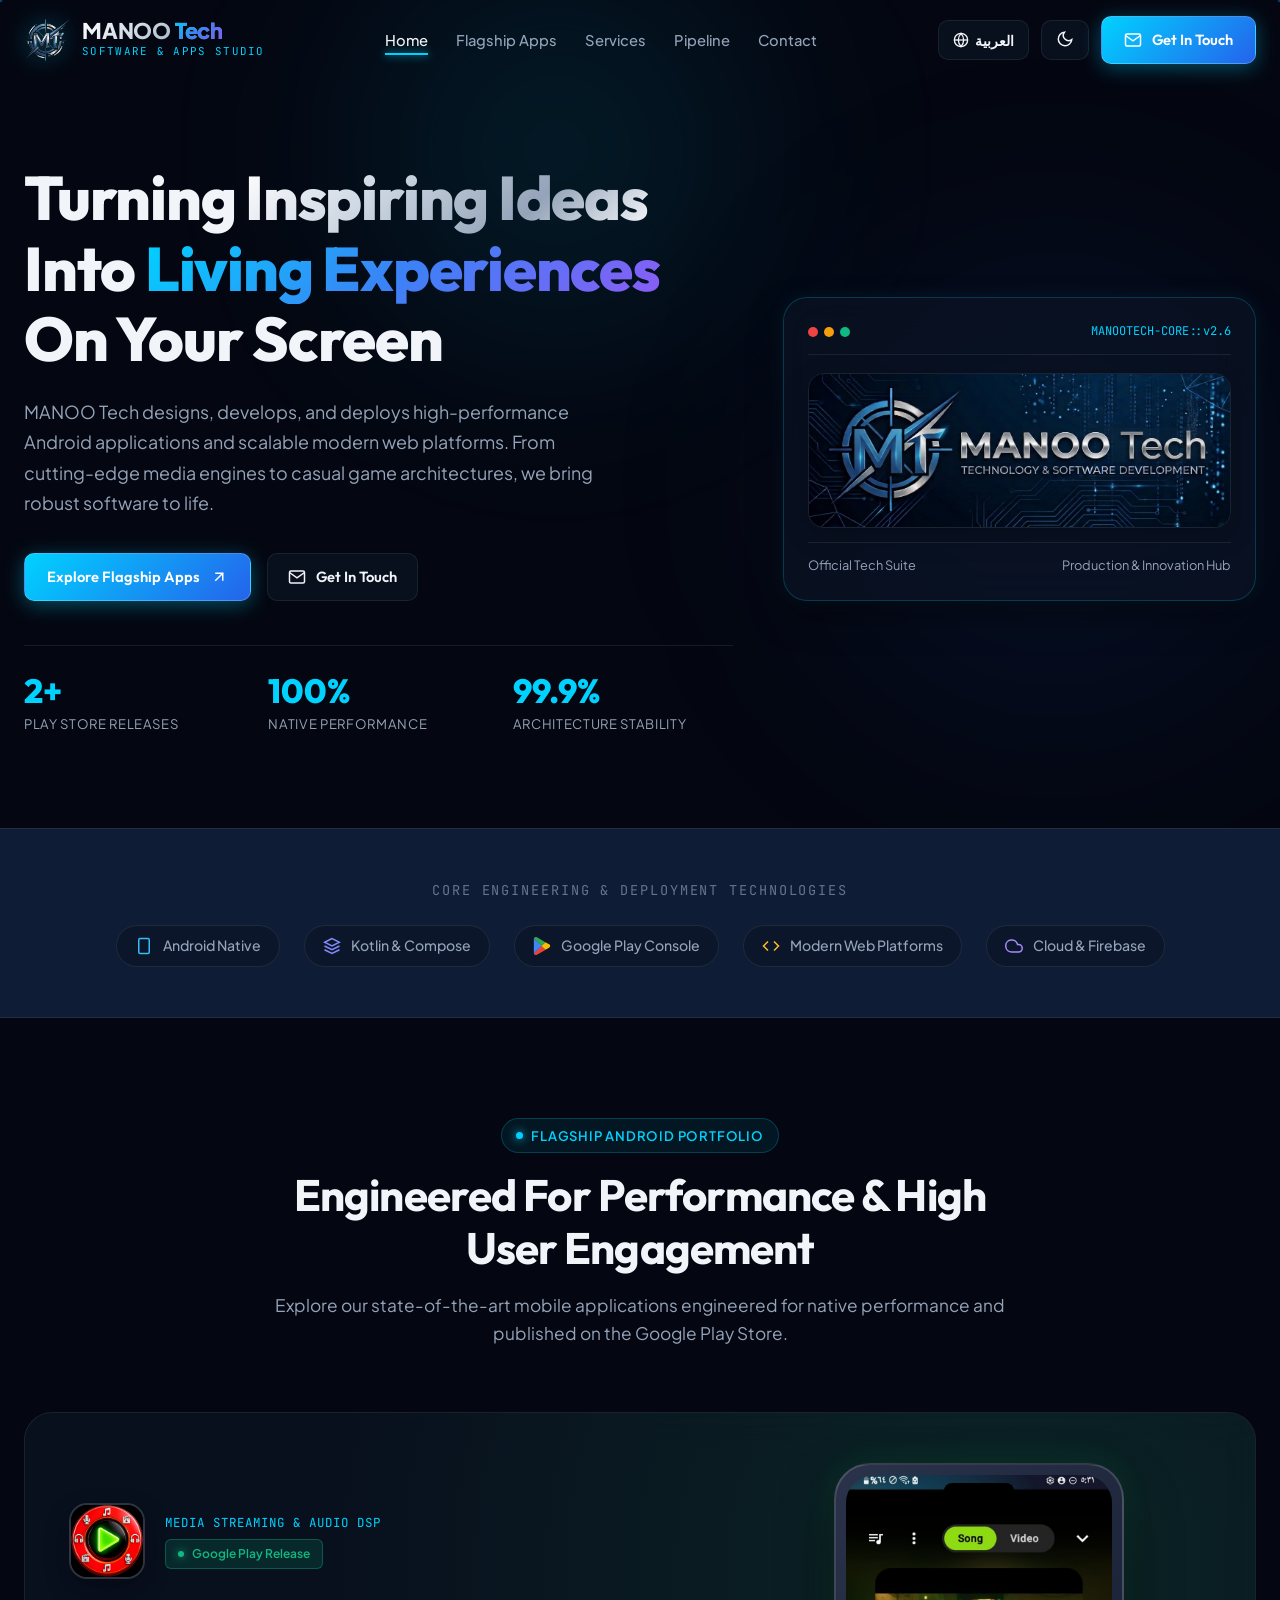
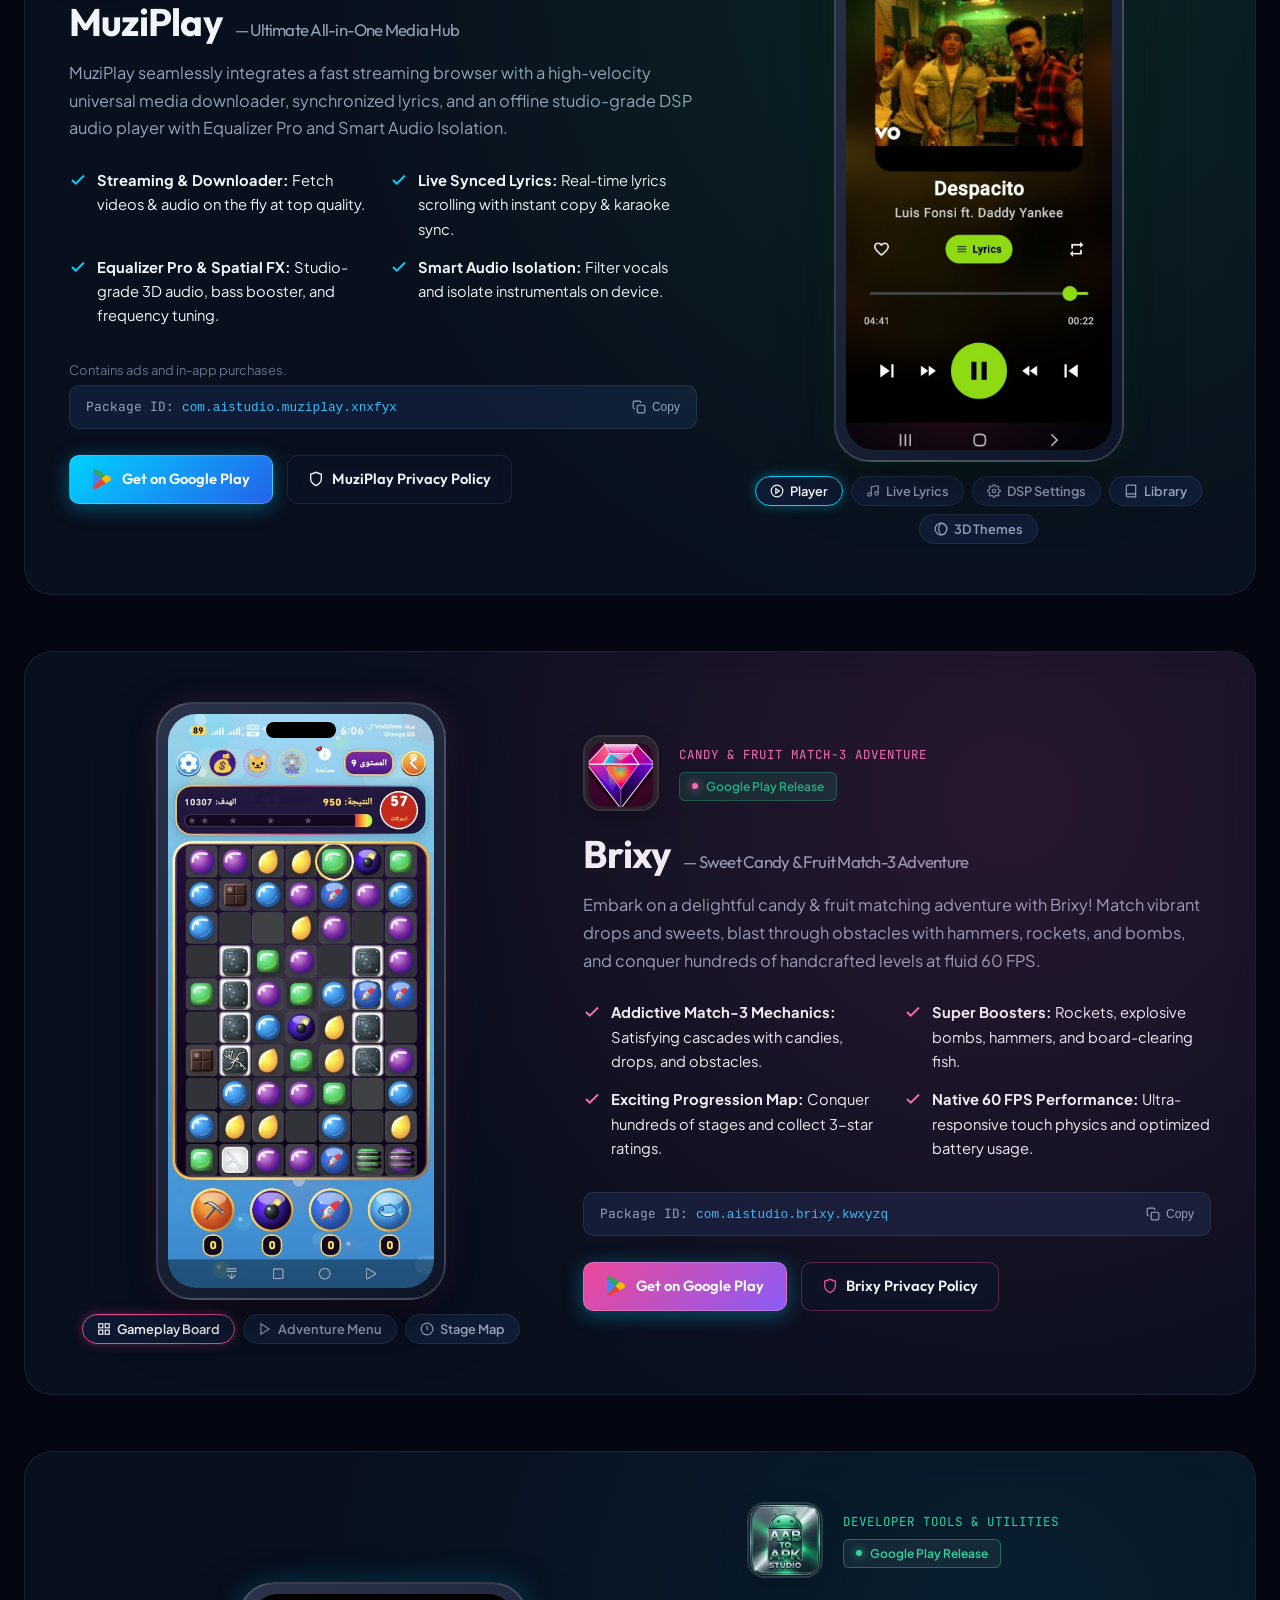
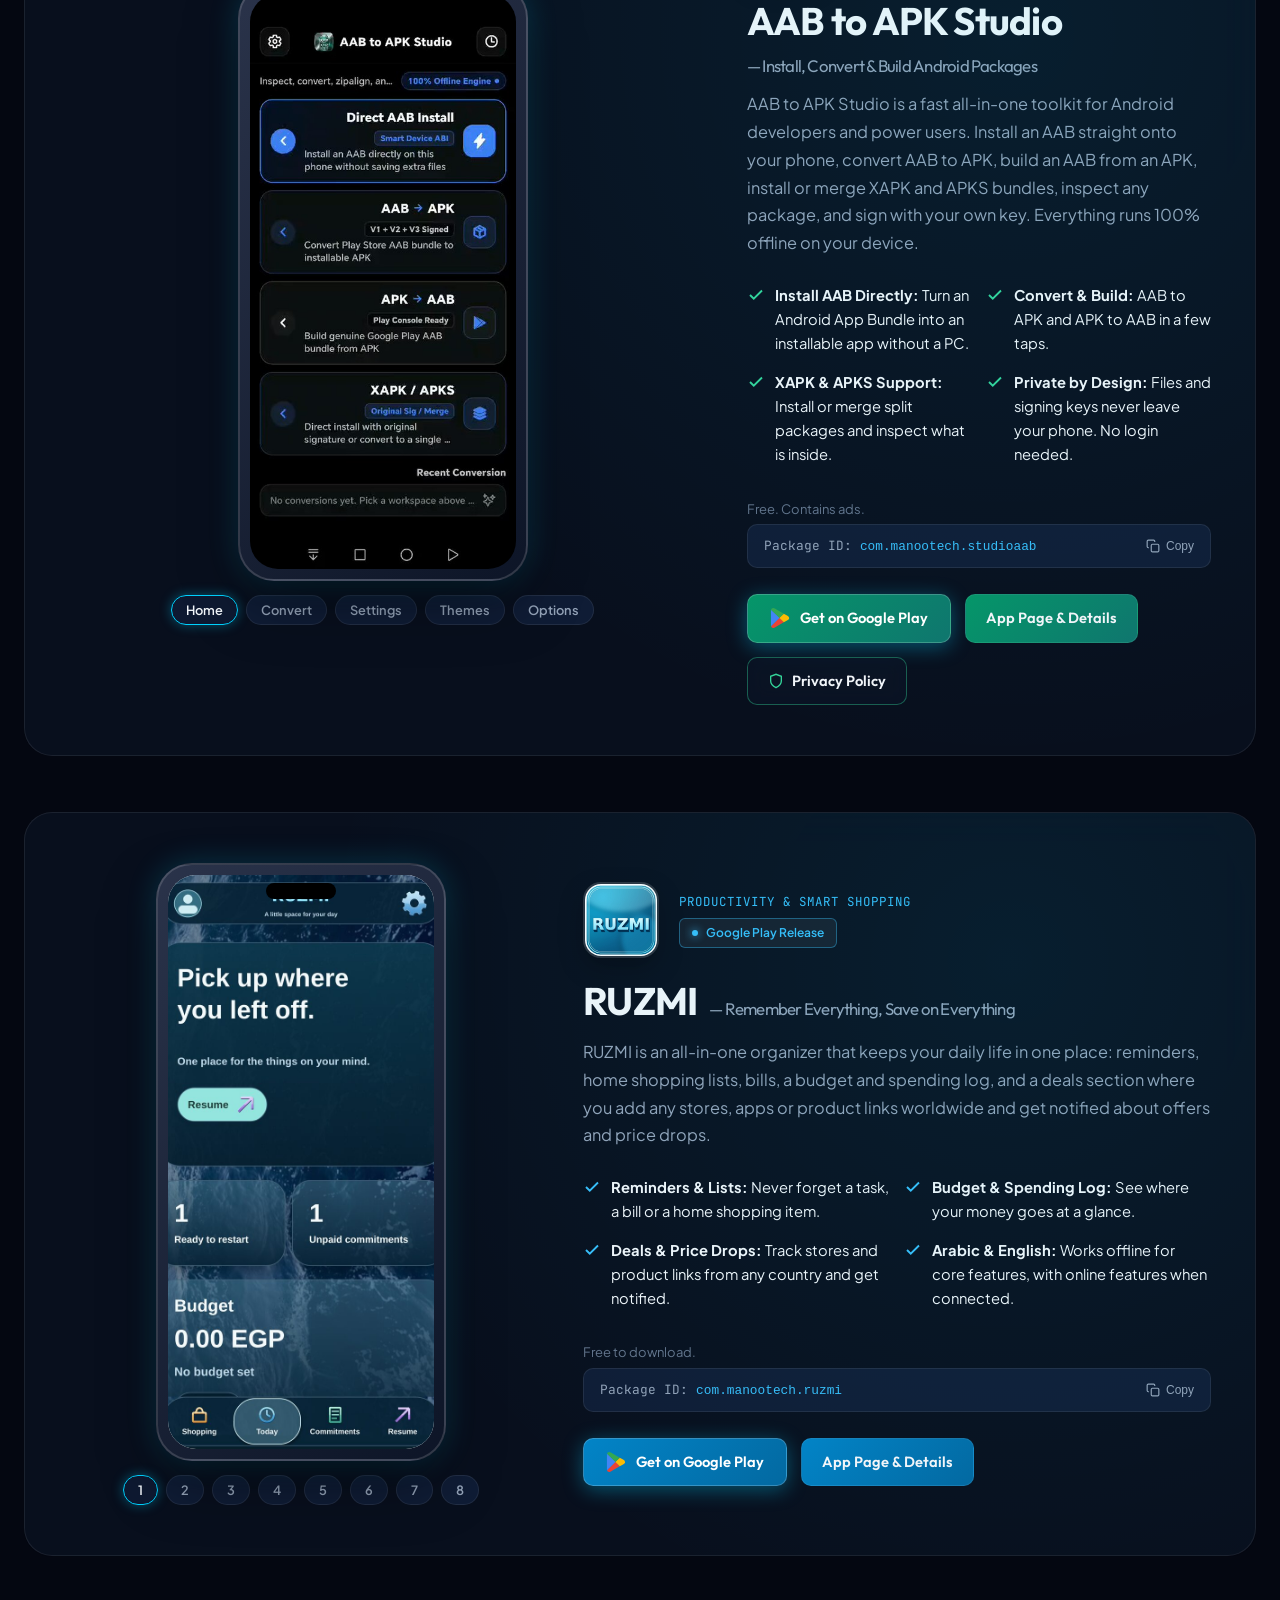
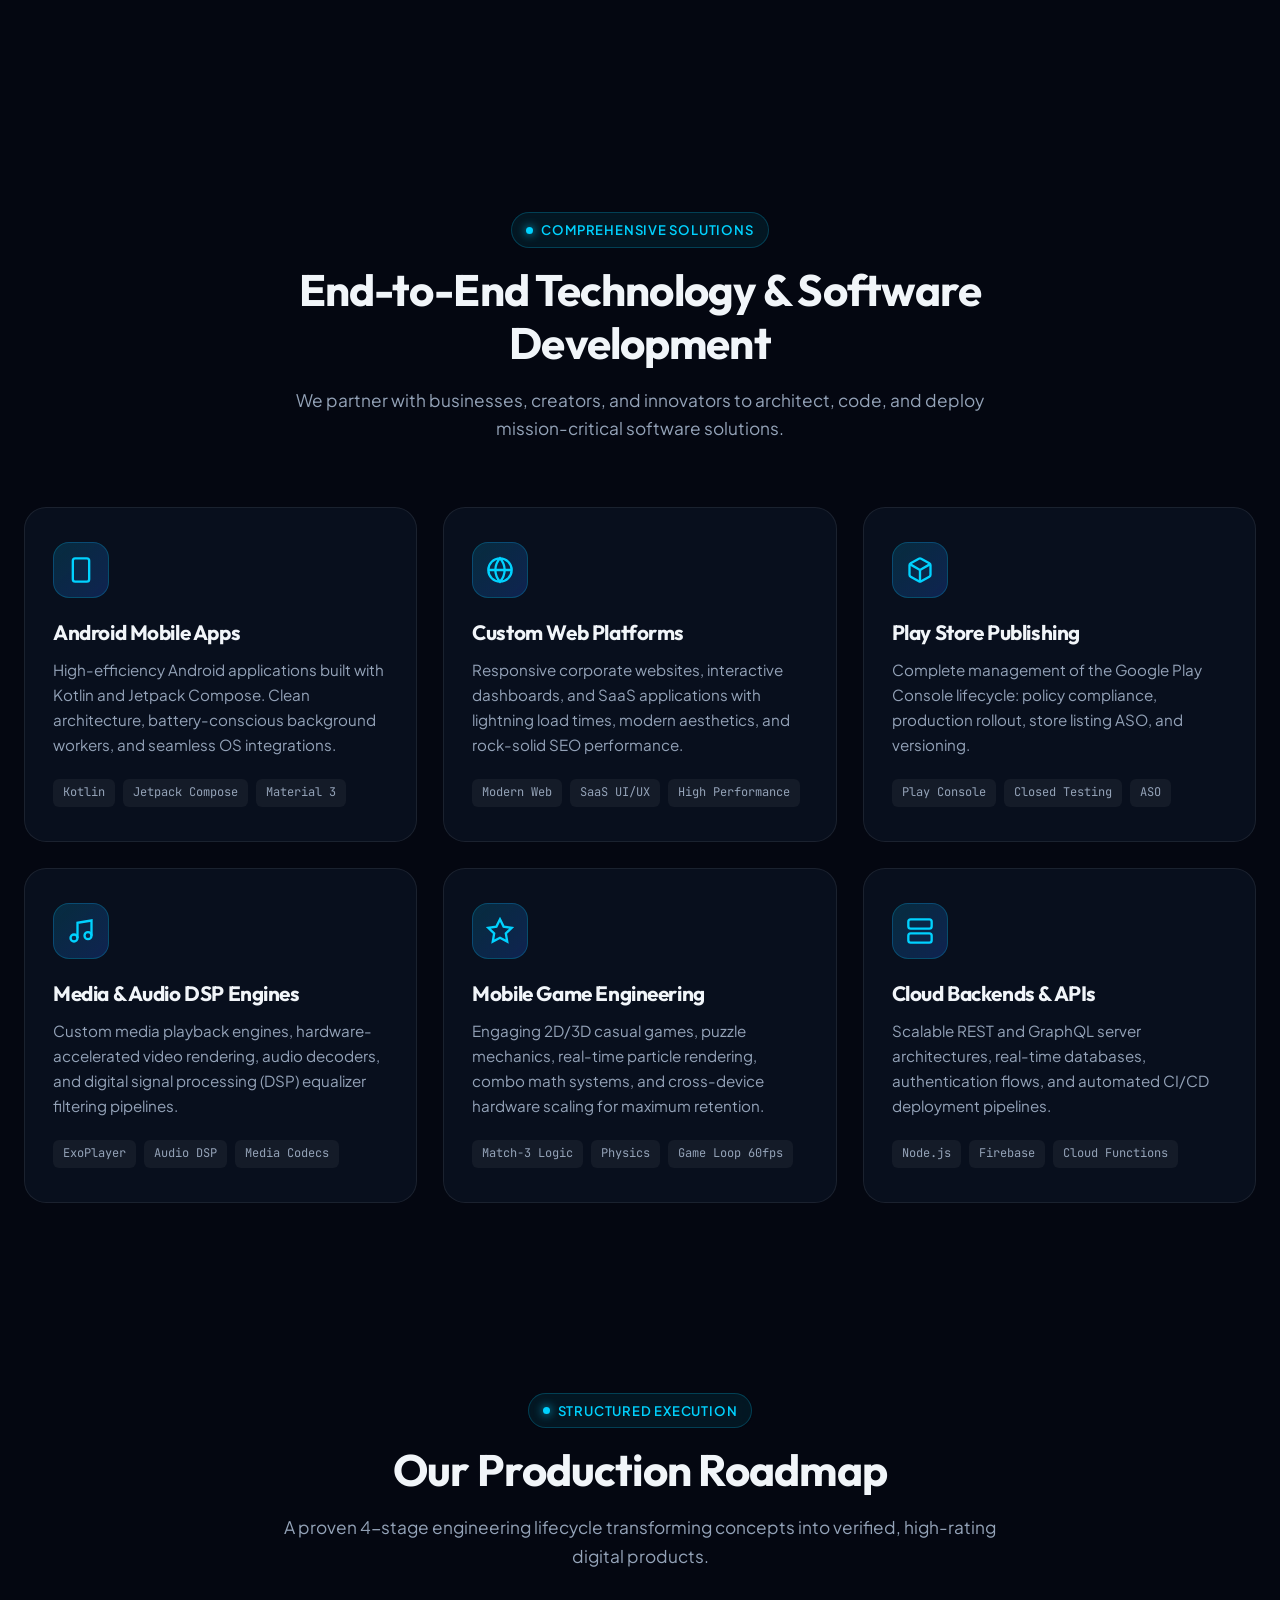
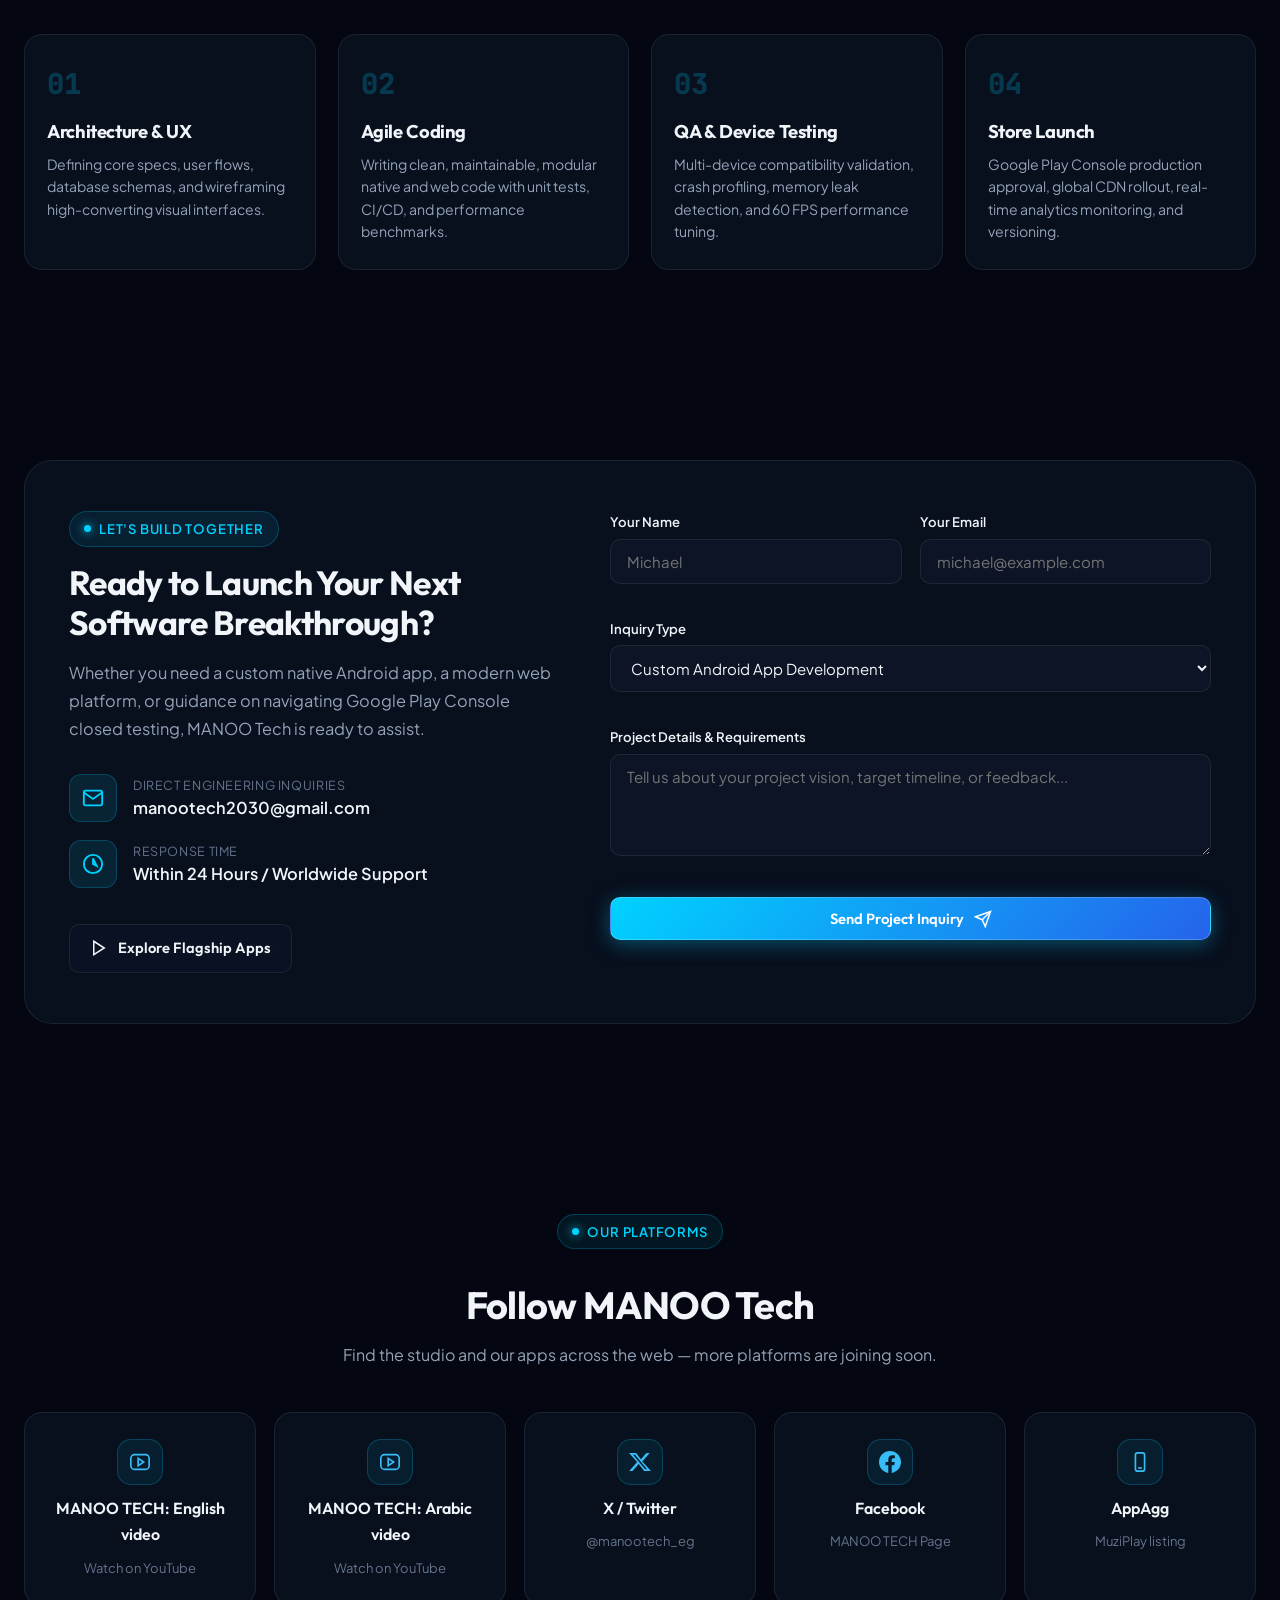
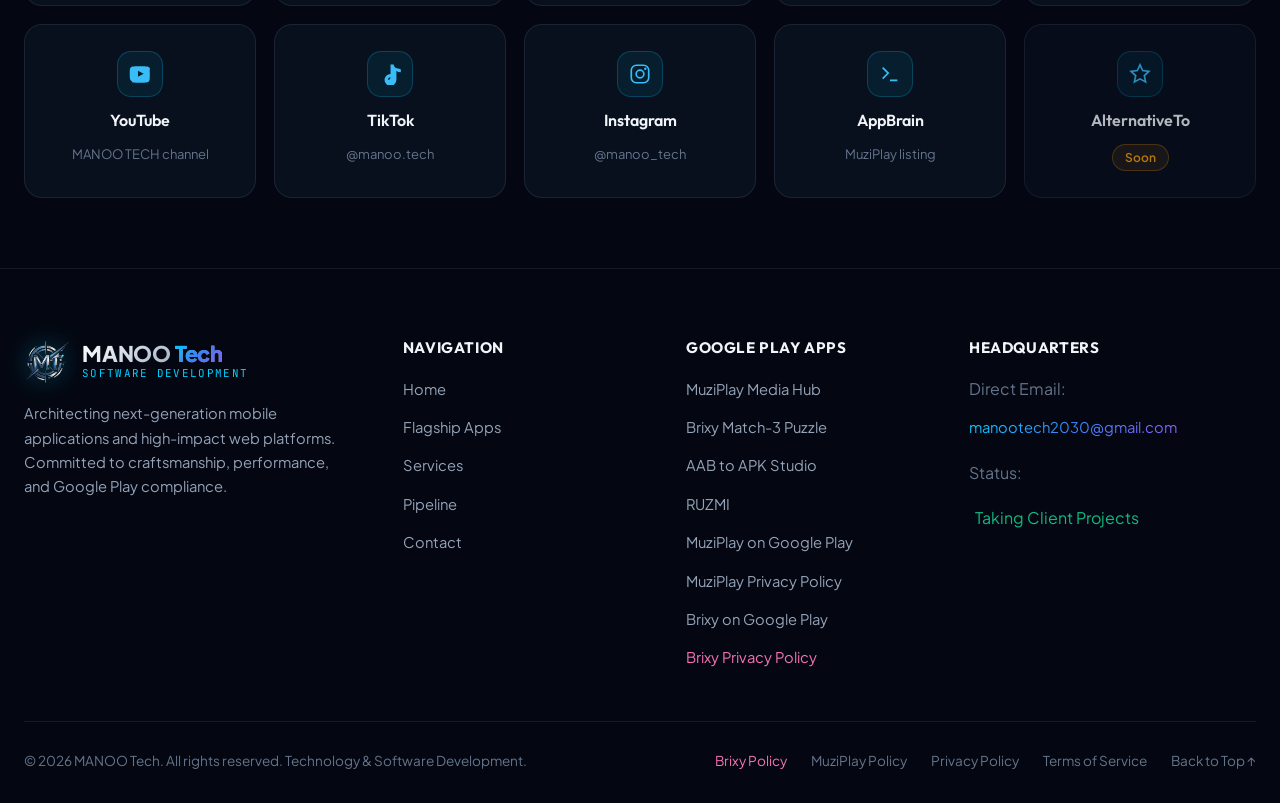
<file: index.html>
<!DOCTYPE html>
<html lang="en" dir="ltr" data-theme="dark">
<head>
  <meta charset="UTF-8">
  <meta name="viewport" content="width=device-width, initial-scale=1.0">
  <title>MANOO Tech | Premier Mobile & Web Software Engineering</title>
  <meta name="description" content="MANOO Tech is an elite technology studio specializing in native Android apps, web platforms, and Google Play publication. Discover MuziPlay, Brixy Match-3, AAB to APK Studio and RUZMI.">
  <meta name="keywords" content="Manoo Tech, MuziPlay, Brixy, AAB to APK Studio, RUZMI, Android Apps, Web Development, Google Play, Closed Testing, Software Studio">
  <meta name="author" content="MANOO Tech">
  
  <!-- Open Graph / Social Meta -->
  <meta property="og:type" content="website">
  <meta property="og:title" content="MANOO Tech | Technology & Software Development">
  <meta property="og:description" content="Engineering high-impact web solutions and native Android apps published on Google Play.">
  <meta property="og:image" content="assets/images/logo-banner.jpg">
  
  <!-- Favicon -->
  <link rel="icon" type="image/png" href="assets/images/logo-icon.png">
  
  <!-- CSS Stylesheet -->
  <link rel="stylesheet" href="style.css">
</head>
<body>

  <!-- Background Cyber Particles -->
  <div class="ambient-glow-1"></div>
  <div class="ambient-glow-2"></div>
  <canvas id="matrixCanvas"></canvas>

  <!-- ==========================================================================
       Navigation Bar
       ========================================================================== -->
  <header class="site-header">
    <div class="container nav-wrap">
      <a href="#home" class="brand-logo" id="nav-brand" aria-label="MANOO Tech Home">
        <img src="assets/images/logo-icon.png" alt="MANOO Tech Logo" class="brand-icon-img">
        <div class="brand-text-group" dir="ltr">
          <span class="brand-name" dir="ltr"><bdi>MANOO</bdi> <span class="gradient-cyan"><bdi>Tech</bdi></span></span>
          <span class="brand-tagline" dir="ltr"><bdi>Software &amp; Apps Studio</bdi></span>
        </div>
      </a>

      <nav aria-label="Main Navigation">
        <ul class="nav-links">
          <li><a href="#home" class="nav-link active" data-i18n="nav_home">Home</a></li>
          <li><a href="#apps" class="nav-link" data-i18n="nav_apps">Flagship Apps</a></li>
          <li><a href="#services" class="nav-link" data-i18n="nav_services">Services</a></li>
          <li><a href="#pipeline" class="nav-link" data-i18n="nav_pipeline">Pipeline</a></li>
          <li><a href="#contact" class="nav-link" data-i18n="nav_contact">Contact</a></li>
        </ul>
      </nav>

      <div class="nav-actions">
        <!-- Language Switcher Toggle -->
        <button class="nav-tool-btn" id="langToggleBtn" aria-label="Toggle Language" title="Switch Language">
          <svg width="16" height="16" viewBox="0 0 24 24" fill="none" stroke="currentColor" stroke-width="2">
            <circle cx="12" cy="12" r="10"></circle>
            <line x1="2" y1="12" x2="22" y2="12"></line>
            <path d="M12 2a15.3 15.3 0 0 1 4 10 15.3 15.3 0 0 1-4 10 15.3 15.3 0 0 1-4-10 15.3 15.3 0 0 1 4-10z"></path>
          </svg>
          <span id="langBtnText">العربية</span>
        </button>

        <!-- Theme Switcher Toggle (Dark / Platinum Light) -->
        <button class="nav-tool-btn" id="themeToggleBtn" aria-label="Toggle Dark/Light Mode">
          <span id="themeToggleIcon">
            <svg class="theme-toggle-icon" viewBox="0 0 24 24" fill="none" stroke="currentColor" stroke-width="2">
              <path d="M21 12.79A9 9 0 1 1 11.21 3 7 7 0 0 0 21 12.79z"></path>
            </svg>
          </span>
        </button>

        <a href="#contact" class="btn-primary" id="nav-cta-btn">
          <svg width="18" height="18" viewBox="0 0 24 24" fill="none" stroke="currentColor" stroke-width="2">
            <path d="M4 4h16c1.1 0 2 .9 2 2v12c0 1.1-.9 2-2 2H4c-1.1 0-2-.9-2-2V6c0-1.1.9-2 2-2z"/>
            <polyline points="22,6 12,13 2,6"/>
          </svg>
          <span data-i18n="nav_cta">Get In Touch</span>
        </a>

        <button class="mobile-nav-toggle" aria-label="Toggle navigation menu">
          <svg width="24" height="24" viewBox="0 0 24 24" fill="none" stroke="currentColor" stroke-width="2">
            <line x1="3" y1="12" x2="21" y2="12"></line>
            <line x1="3" y1="6" x2="21" y2="6"></line>
            <line x1="3" y1="18" x2="21" y2="18"></line>
          </svg>
        </button>
      </div>
    </div>
  </header>

  <main>
    <!-- ==========================================================================
         Hero Section (Streamlined & De-Cluttered)
         ========================================================================== -->
    <section class="hero-section" id="home">
      <div class="container">
        <div class="hero-grid">
          
          <div class="hero-content">
            <h1 class="hero-title" data-i18n="hero_title">
              Turning <span class="gradient-text">Inspiring Ideas</span> Into <span class="gradient-cyan">Living Experiences</span> On Your Screen
            </h1>

            <p class="hero-subtitle" data-i18n="hero_subtitle">
              MANOO Tech designs, develops, and deploys high-performance Android applications and scalable modern web platforms. From cutting-edge media engines to casual game architectures, we bring robust software to life.
            </p>

            <div class="hero-cta-group">
              <a href="#apps" class="btn-primary" id="hero-explore-btn">
                <span data-i18n="hero_explore_btn">Explore Flagship Apps</span>
                <svg width="18" height="18" viewBox="0 0 24 24" fill="none" stroke="currentColor" stroke-width="2">
                  <line x1="7" y1="17" x2="17" y2="7"></line>
                  <polyline points="7 7 17 7 17 17"></polyline>
                </svg>
              </a>
              <a href="#contact" class="btn-secondary" id="hero-contact-btn">
                <svg width="18" height="18" viewBox="0 0 24 24" fill="none" stroke="currentColor" stroke-width="2">
                  <path d="M4 4h16c1.1 0 2 .9 2 2v12c0 1.1-.9 2-2 2H4c-1.1 0-2-.9-2-2V6c0-1.1.9-2 2-2z"/>
                  <polyline points="22,6 12,13 2,6"/>
                </svg>
                <span data-i18n="hero_contact_btn">Get In Touch</span>
              </a>
            </div>

            <!-- Stats Bar -->
            <div class="hero-stats-row">
              <div class="stat-item">
                <div class="stat-value"><span class="stat-number" data-target="2" data-suffix="+">2</span></div>
                <div class="stat-label" data-i18n="stat_releases">Play Store Releases</div>
              </div>
              <div class="stat-item">
                <div class="stat-value"><span class="stat-number" data-target="100" data-suffix="%">100</span></div>
                <div class="stat-label" data-i18n="stat_perf">Native Performance</div>
              </div>
              <div class="stat-item">
                <div class="stat-value"><span class="stat-number" data-target="99" data-suffix=".9%">99.9</span></div>
                <div class="stat-label" data-i18n="stat_uptime">Architecture Stability</div>
              </div>
            </div>
          </div>

          <!-- Right Column: Sleek Uncluttered Brand Showcase -->
          <div class="hero-visual">
            <div class="hero-visual-card">
              <div class="card-top-header">
                <div class="terminal-dots">
                  <span class="terminal-dot dot-red"></span>
                  <span class="terminal-dot dot-yellow"></span>
                  <span class="terminal-dot dot-green"></span>
                </div>
                <div class="tech-system-status">
                  <span class="blink-circle"></span> MANOOTECH-CORE::v2.6
                </div>
              </div>

              <!-- Official Clean Banner -->
              <div class="brand-banner-preview">
                <img src="assets/images/logo-banner.jpg" alt="MANOO Tech - Technology & Software Development">
              </div>

              <!-- Clean Minimal Footer Caption -->
              <div class="banner-footer-caption">
                <span data-i18n="visual_caption_tag">Official Tech Suite</span>
                <span data-i18n="visual_caption_sub">Production & Closed Testing Hub</span>
              </div>
            </div>
          </div>

        </div>
      </div>
    </section>

    <!-- ==========================================================================
         Tech Stack Bar
         ========================================================================== -->
    <section class="tech-stack-section">
      <div class="container">
        <div class="tech-marquee-title">Core Engineering & Deployment Technologies</div>
        <div class="tech-icons-row">
          <div class="tech-pill">
            <svg width="18" height="18" viewBox="0 0 24 24" fill="none" stroke="#38bdf8" stroke-width="2"><rect x="5" y="2" width="14" height="20" rx="2"/><line x1="12" y1="18" x2="12.01" y2="18"/></svg>
            <span>Android Native</span>
          </div>
          <div class="tech-pill">
            <svg width="18" height="18" viewBox="0 0 24 24" fill="none" stroke="#818cf8" stroke-width="2"><polygon points="12 2 2 7 12 12 22 7 12 2"/><polyline points="2 17 12 22 22 17"/><polyline points="2 12 12 17 22 12"/></svg>
            <span>Kotlin & Compose</span>
          </div>
          <div class="tech-pill">
            <svg width="18" height="18" viewBox="0 0 28.99 31.99" xmlns="http://www.w3.org/2000/svg">
              <path d="M13.54 15.28.12 29.34a3.66 3.66 0 0 0 5.33 2.16l15.1-8.6Z" fill="#ea4335"/>
              <path d="m27.11 12.89-6.53-3.74-7.35 6.45 7.38 7.28 6.48-3.7a3.54 3.54 0 0 0 1.5-4.79 3.62 3.62 0 0 0-1.5-1.5z" fill="#fbbc04"/>
              <path d="M.12 2.66a3.57 3.57 0 0 0-.12.92v24.84a3.57 3.57 0 0 0 .12.92L14 15.64Z" fill="#4285f4"/>
              <path d="m13.64 16 6.94-6.85L5.5.51A3.73 3.73 0 0 0 3.63 0 3.64 3.64 0 0 0 .12 2.65Z" fill="#34a853"/>
            </svg>
            <span>Google Play Console</span>
          </div>
          <div class="tech-pill">
            <svg width="18" height="18" viewBox="0 0 24 24" fill="none" stroke="#fbbf24" stroke-width="2"><polyline points="16 18 22 12 16 6"/><polyline points="8 6 2 12 8 18"/></svg>
            <span>Modern Web Platforms</span>
          </div>
          <div class="tech-pill">
            <svg width="18" height="18" viewBox="0 0 24 24" fill="none" stroke="#a78bfa" stroke-width="2"><path d="M18 10h-1.26A8 8 0 1 0 9 20h9a5 5 0 0 0 0-10z"/></svg>
            <span>Cloud & Firebase</span>
          </div>
        </div>
      </div>
    </section>

    <!-- ==========================================================================
         Flagship Products Showcase
         ========================================================================== -->
    <section class="apps-section" id="apps">
      <div class="container">
        
        <div class="section-header">
          <div class="section-badge">
            <span class="pulse-dot"></span>
            <span data-i18n="apps_section_badge">Flagship Android Portfolio</span>
          </div>
          <h2 class="section-title" data-i18n="apps_section_title">Engineered For Performance & High User Engagement</h2>
          <p class="section-desc" data-i18n="apps_section_desc">
            Explore our state-of-the-art mobile applications currently published on the Google Play Store closed track.
          </p>
        </div>

        <!-- APP 1: MUZIPLAY -->
        <article class="app-showcase-card app-muziplay-theme" id="app-muziplay">
          <div class="app-card-grid">
            
            <!-- Left Info -->
            <div class="app-details-col">
              <div class="app-brand-row">
                <img src="assets/images/muziplay-icon.jpg" alt="MuziPlay Official App Icon" class="app-master-icon">
                <div class="app-badge-box">
                  <span class="app-type-tag" data-i18n="muziplay_type">Media Streaming & Audio DSP</span>
                  <div class="testing-status-badge live-status">
                    <span class="badge-dot" style="background: #10b981; box-shadow: 0 0 8px #10b981;"></span>
                    <span data-i18n="app_status_live">Google Play Release</span>
                  </div>
                </div>
              </div>

              <h3 class="app-card-title" data-i18n="muziplay_title">
                MuziPlay <span class="subtitle-dim">— Ultimate All-in-One Media Hub</span>
              </h3>

              <p class="app-card-desc" data-i18n="muziplay_desc">
                MuziPlay seamlessly integrates a fast streaming browser with a high-velocity universal media downloader, synchronized lyrics, and an offline studio-grade DSP audio player with Equalizer Pro and Smart Audio Isolation.
              </p>

              <div class="features-bullet-grid">
                <div class="feature-bullet-item">
                  <svg class="feature-icon-bullet" width="18" height="18" viewBox="0 0 24 24" fill="none" stroke="currentColor" stroke-width="2.5"><polyline points="20 6 9 17 4 12"/></svg>
                  <span data-i18n="muzi_f1"><strong>Streaming &amp; Downloader:</strong> Fetch videos &amp; audio on the fly at top quality.</span>
                </div>
                <div class="feature-bullet-item">
                  <svg class="feature-icon-bullet" width="18" height="18" viewBox="0 0 24 24" fill="none" stroke="currentColor" stroke-width="2.5"><polyline points="20 6 9 17 4 12"/></svg>
                  <span data-i18n="muzi_f2"><strong>Live Synced Lyrics:</strong> Real-time lyrics scrolling with instant copy & karaoke sync.</span>
                </div>
                <div class="feature-bullet-item">
                  <svg class="feature-icon-bullet" width="18" height="18" viewBox="0 0 24 24" fill="none" stroke="currentColor" stroke-width="2.5"><polyline points="20 6 9 17 4 12"/></svg>
                  <span data-i18n="muzi_f3"><strong>Equalizer Pro & Spatial FX:</strong> Studio-grade 3D audio, bass booster, and frequency tuning.</span>
                </div>
                <div class="feature-bullet-item">
                  <svg class="feature-icon-bullet" width="18" height="18" viewBox="0 0 24 24" fill="none" stroke="currentColor" stroke-width="2.5"><polyline points="20 6 9 17 4 12"/></svg>
                  <span data-i18n="muzi_f4"><strong>Smart Audio Isolation:</strong> Filter vocals and isolate instrumentals on device.</span>
                </div>
              </div>

              <!-- Package ID box -->
              <p class="monetization-note" data-i18n="muzi_ads_note">Contains ads and in-app purchases.</p>

              <!-- Package ID box -->
              <div class="package-id-box" dir="ltr">
                <div>Package ID: <code>com.aistudio.muziplay.xnxfyx</code></div>
                <button class="copy-id-btn" data-copy="com.aistudio.muziplay.xnxfyx" title="Copy Package ID">
                  <svg width="14" height="14" viewBox="0 0 24 24" fill="none" stroke="currentColor" stroke-width="2"><rect x="9" y="9" width="13" height="13" rx="2" ry="2"/><path d="M5 15H4a2 2 0 0 1-2-2V4a2 2 0 0 1 2-2h9a2 2 0 0 1 2 2v1"/></svg>
                  <span>Copy</span>
                </button>
              </div>

              <!-- Action buttons -->
              <div class="app-actions-row">
                <a href="https://play.google.com/store/apps/details?id=com.aistudio.muziplay.xnxfyx" target="_blank" rel="noopener noreferrer" class="btn-primary app-play-btn">
                  <svg width="20" height="20" viewBox="0 0 28.99 31.99" xmlns="http://www.w3.org/2000/svg">
                    <path d="M13.54 15.28.12 29.34a3.66 3.66 0 0 0 5.33 2.16l15.1-8.6Z" fill="#ea4335"/>
                    <path d="m27.11 12.89-6.53-3.74-7.35 6.45 7.38 7.28 6.48-3.7a3.54 3.54 0 0 0 1.5-4.79 3.62 3.62 0 0 0-1.5-1.5z" fill="#fbbc04"/>
                    <path d="M.12 2.66a3.57 3.57 0 0 0-.12.92v24.84a3.57 3.57 0 0 0 .12.92L14 15.64Z" fill="#4285f4"/>
                    <path d="m13.64 16 6.94-6.85L5.5.51A3.73 3.73 0 0 0 3.63 0 3.64 3.64 0 0 0 .12 2.65Z" fill="#34a853"/>
                  </svg>
                  <span data-i18n="app_btn_play">Get on Google Play</span>
                </a>
                <a href="muziplay-privacy.html" class="btn-secondary" style="display:inline-flex;align-items:center;gap:8px;">
                  <svg width="16" height="16" viewBox="0 0 24 24" fill="none" stroke="currentColor" stroke-width="2"><path d="M12 22s8-4 8-10V5l-8-3-8 3v7c0 6 8 10 8 10z"/></svg>
                  <span>MuziPlay Privacy Policy</span>
                </a>
              </div>
            </div>

            <!-- Right Visual Phone Mockup -->
            <div class="app-mockup-wrapper preview-tabs-container">
              <div class="phone-mockup-frame">
                <div class="phone-camera-island"></div>
                <div class="phone-inner-screen">
                  <img id="muziplayScreenImg" src="assets/images/muziplay-player.png" alt="MuziPlay Real Android App Interface - Music Player">
                </div>
              </div>
              <!-- Interactive Screen Tabs -->
              <div class="preview-tabs">
                <button type="button" class="preview-tab-btn active" onclick="switchScreenshot('muziplayScreenImg', 'assets/images/muziplay-player.png', this)">
                  <svg width="14" height="14" viewBox="0 0 24 24" fill="none" stroke="currentColor" stroke-width="2"><circle cx="12" cy="12" r="10"/><polygon points="10 8 16 12 10 16 10 8"/></svg>
                  <span>Player</span>
                </button>
                <button type="button" class="preview-tab-btn" onclick="switchScreenshot('muziplayScreenImg', 'assets/images/muziplay-lyrics.png', this)">
                  <svg width="14" height="14" viewBox="0 0 24 24" fill="none" stroke="currentColor" stroke-width="2"><path d="M9 18V5l12-2v13"/><circle cx="6" cy="18" r="3"/><circle cx="18" cy="16" r="3"/></svg>
                  <span>Live Lyrics</span>
                </button>
                <button type="button" class="preview-tab-btn" onclick="switchScreenshot('muziplayScreenImg', 'assets/images/muziplay-settings.png', this)">
                  <svg width="14" height="14" viewBox="0 0 24 24" fill="none" stroke="currentColor" stroke-width="2"><circle cx="12" cy="12" r="3"/><path d="M19.4 15a1.65 1.65 0 0 0 .33 1.82l.06.06a2 2 0 0 1 0 2.83 2 2 0 0 1-2.83 0l-.06-.06a1.65 1.65 0 0 0-1.82-.33 1.65 1.65 0 0 0-1 1.51V21a2 2 0 0 1-2 2 2 2 0 0 1-2-2v-.09A1.65 1.65 0 0 0 9 19.4a1.65 1.65 0 0 0-1.82.33l-.06.06a2 2 0 0 1-2.83 0 2 2 0 0 1 0-2.83l.06-.06a1.65 1.65 0 0 0 .33-1.82 1.65 1.65 0 0 0-1.51-1H3a2 2 0 0 1-2-2 2 2 0 0 1 2-2h.09A1.65 1.65 0 0 0 4.6 9a1.65 1.65 0 0 0-.33-1.82l-.06-.06a2 2 0 0 1 0-2.83 2 2 0 0 1 2.83 0l.06.06a1.65 1.65 0 0 0 1.82.33H9a1.65 1.65 0 0 0 1-1.51V3a2 2 0 0 1 2-2 2 2 0 0 1 2 2v.09a1.65 1.65 0 0 0 1 1.51 1.65 1.65 0 0 0 1.82-.33l.06-.06a2 2 0 0 1 2.83 0 2 2 0 0 1 0 2.83l-.06.06a1.65 1.65 0 0 0-.33 1.82V9a1.65 1.65 0 0 0 1.51 1H21a2 2 0 0 1 2 2 2 2 0 0 1-2 2h-.09a1.65 1.65 0 0 0-1.51 1z"/></svg>
                  <span>DSP Settings</span>
                </button>
                <button type="button" class="preview-tab-btn" onclick="switchScreenshot('muziplayScreenImg', 'assets/images/muziplay-library.png', this)">
                  <svg width="14" height="14" viewBox="0 0 24 24" fill="none" stroke="currentColor" stroke-width="2"><path d="M4 19.5A2.5 2.5 0 0 1 6.5 17H20"/><path d="M6.5 2H20v20H6.5A2.5 2.5 0 0 1 4 19.5v-15A2.5 2.5 0 0 1 6.5 2z"/></svg>
                  <span>Library</span>
                </button>
                <button type="button" class="preview-tab-btn" onclick="switchScreenshot('muziplayScreenImg', 'assets/images/muziplay-themes.png', this)">
                  <svg width="14" height="14" viewBox="0 0 24 24" fill="none" stroke="currentColor" stroke-width="2"><circle cx="12" cy="12" r="10"/><path d="M12 2a14.5 14.5 0 0 0 0 20 10 10 0 0 0 0-20"/></svg>
                  <span>3D Themes</span>
                </button>
              </div>
            </div>

          </div>
        </article>

        <!-- APP 2: BRIXY MATCH-3 -->
        <article class="app-showcase-card app-brixy-theme" id="app-brixy">
          <div class="app-card-grid reverse-layout">
            
            <!-- Left Visual Phone Mockup -->
            <div class="app-mockup-wrapper preview-tabs-container">
              <div class="phone-mockup-frame">
                <div class="phone-camera-island"></div>
                <div class="phone-inner-screen">
                  <img id="brixyScreenImg" src="assets/images/brixy-gameplay.png" alt="Brixy Match-3 Real Gameplay Screen">
                </div>
              </div>
              <!-- Interactive Screen Tabs -->
              <div class="preview-tabs">
                <button type="button" class="preview-tab-btn active" onclick="switchScreenshot('brixyScreenImg', 'assets/images/brixy-gameplay.png', this)">
                  <svg width="14" height="14" viewBox="0 0 24 24" fill="none" stroke="currentColor" stroke-width="2"><rect x="3" y="3" width="7" height="7"/><rect x="14" y="3" width="7" height="7"/><rect x="14" y="14" width="7" height="7"/><rect x="3" y="14" width="7" height="7"/></svg>
                  <span>Gameplay Board</span>
                </button>
                <button type="button" class="preview-tab-btn" onclick="switchScreenshot('brixyScreenImg', 'assets/images/brixy-menu.png', this)">
                  <svg width="14" height="14" viewBox="0 0 24 24" fill="none" stroke="currentColor" stroke-width="2"><polygon points="5 3 19 12 5 21 5 3"/></svg>
                  <span>Adventure Menu</span>
                </button>
                <button type="button" class="preview-tab-btn" onclick="switchScreenshot('brixyScreenImg', 'assets/images/brixy-levels.png', this)">
                  <svg width="14" height="14" viewBox="0 0 24 24" fill="none" stroke="currentColor" stroke-width="2"><circle cx="12" cy="12" r="10"/><polyline points="12 6 12 12 14 14"/></svg>
                  <span>Stage Map</span>
                </button>
              </div>
            </div>

            <!-- Right Info -->
            <div class="app-details-col">
              <div class="app-brand-row">
                <img src="assets/images/brixy-icon.jpg" alt="Brixy Official App Icon" class="app-master-icon">
                <div class="app-badge-box">
                  <span class="app-type-tag" style="color: #f472b6;" data-i18n="brixy_type">Arcade & Brain Casual Gaming</span>
                  <div class="testing-status-badge live-status">
                    <span class="badge-dot" style="background: #f472b6; box-shadow: 0 0 8px #f472b6;"></span>
                    <span data-i18n="app_status_live">Google Play Release</span>
                  </div>
                </div>
              </div>

              <h3 class="app-card-title" data-i18n="brixy_title">
                Brixy <span class="subtitle-dim">— Sweet Candy &amp; Fruit Match-3 Adventure</span>
              </h3>

              <p class="app-card-desc" data-i18n="brixy_desc">
                Embark on a delightful candy &amp; fruit matching adventure with Brixy! Match vibrant drops and sweets, blast through obstacles with hammers, rockets, and bombs, and conquer hundreds of handcrafted levels at fluid 60 FPS.
              </p>

              <div class="features-bullet-grid">
                <div class="feature-bullet-item">
                  <svg class="feature-icon-bullet" style="color: #f472b6;" width="18" height="18" viewBox="0 0 24 24" fill="none" stroke="currentColor" stroke-width="2.5"><polyline points="20 6 9 17 4 12"/></svg>
                  <span data-i18n="brixy_f1"><strong>Addictive Match-3 Mechanics:</strong> Satisfying cascades with candies, drops, and obstacles.</span>
                </div>
                <div class="feature-bullet-item">
                  <svg class="feature-icon-bullet" style="color: #f472b6;" width="18" height="18" viewBox="0 0 24 24" fill="none" stroke="currentColor" stroke-width="2.5"><polyline points="20 6 9 17 4 12"/></svg>
                  <span data-i18n="brixy_f2"><strong>Super Boosters:</strong> Rockets, explosive bombs, hammers, and board-clearing fish.</span>
                </div>
                <div class="feature-bullet-item">
                  <svg class="feature-icon-bullet" style="color: #f472b6;" width="18" height="18" viewBox="0 0 24 24" fill="none" stroke="currentColor" stroke-width="2.5"><polyline points="20 6 9 17 4 12"/></svg>
                  <span data-i18n="brixy_f3"><strong>Exciting Progression Map:</strong> Conquer hundreds of stages and collect 3-star ratings.</span>
                </div>
                <div class="feature-bullet-item">
                  <svg class="feature-icon-bullet" style="color: #f472b6;" width="18" height="18" viewBox="0 0 24 24" fill="none" stroke="currentColor" stroke-width="2.5"><polyline points="20 6 9 17 4 12"/></svg>
                  <span data-i18n="brixy_f4"><strong>Native 60 FPS Performance:</strong> Ultra-responsive touch physics and optimized battery usage.</span>
                </div>
              </div>

              <!-- Package ID box -->
              <div class="package-id-box" dir="ltr">
                <div>Package ID: <code>com.aistudio.brixy.kwxyzq</code></div>
                <button class="copy-id-btn" data-copy="com.aistudio.brixy.kwxyzq" title="Copy Package ID">
                  <svg width="14" height="14" viewBox="0 0 24 24" fill="none" stroke="currentColor" stroke-width="2"><rect x="9" y="9" width="13" height="13" rx="2" ry="2"/><path d="M5 15H4a2 2 0 0 1-2-2V4a2 2 0 0 1 2-2h9a2 2 0 0 1 2 2v1"/></svg>
                  <span>Copy</span>
                </button>
              </div>

              <!-- Action buttons -->
              <div class="app-actions-row">
                <a href="https://play.google.com/store/apps/details?id=com.aistudio.brixy.kwxyzq" target="_blank" rel="noopener noreferrer" class="btn-primary app-play-btn" style="background: linear-gradient(135deg, #ec4899 0%, #8b5cf6 100%);">
                  <svg width="20" height="20" viewBox="0 0 28.99 31.99" xmlns="http://www.w3.org/2000/svg">
                    <path d="M13.54 15.28.12 29.34a3.66 3.66 0 0 0 5.33 2.16l15.1-8.6Z" fill="#ea4335"/>
                    <path d="m27.11 12.89-6.53-3.74-7.35 6.45 7.38 7.28 6.48-3.7a3.54 3.54 0 0 0 1.5-4.79 3.62 3.62 0 0 0-1.5-1.5z" fill="#fbbc04"/>
                    <path d="M.12 2.66a3.57 3.57 0 0 0-.12.92v24.84a3.57 3.57 0 0 0 .12.92L14 15.64Z" fill="#4285f4"/>
                    <path d="m13.64 16 6.94-6.85L5.5.51A3.73 3.73 0 0 0 3.63 0 3.64 3.64 0 0 0 .12 2.65Z" fill="#34a853"/>
                  </svg>
                  <span data-i18n="app_btn_play">Get on Google Play</span>
                </a>
                <a href="brixy-privacy.html" class="btn-secondary" style="display:inline-flex;align-items:center;gap:8px;border-color:rgba(236,72,153,0.35);">
                  <svg width="16" height="16" viewBox="0 0 24 24" fill="none" stroke="#ec4899" stroke-width="2"><path d="M12 22s8-4 8-10V5l-8-3-8 3v7c0 6 8 10 8 10z"/></svg>
                  <span>Brixy Privacy Policy</span>
                </a>
              </div>
            </div>

          </div>
        </article>


        <!-- APP: aab-to-apk-studio -->
        <article class="app-showcase-card" id="app-aab-to-apk-studio">
          <div class="app-card-grid">
            <div class="app-mockup-wrapper preview-tabs-container">
              <div class="phone-mockup-frame">
                <div class="phone-camera-island"></div>
                <div class="phone-inner-screen">
                  <img id="aabScreenImg" src="assets/images/aab-studio-home.jpg" alt="AAB to APK Studio screenshot">
                </div>
              </div>
              <div class="preview-tabs"><button type="button" class="preview-tab-btn active" onclick="switchScreenshot('aabScreenImg', 'assets/images/aab-studio-home.jpg', this)"><span>Home</span></button><button type="button" class="preview-tab-btn" onclick="switchScreenshot('aabScreenImg', 'assets/images/aab-studio-home2.jpg', this)"><span>Convert</span></button><button type="button" class="preview-tab-btn" onclick="switchScreenshot('aabScreenImg', 'assets/images/aab-studio-settings.jpg', this)"><span>Settings</span></button><button type="button" class="preview-tab-btn" onclick="switchScreenshot('aabScreenImg', 'assets/images/aab-studio-accent.jpg', this)"><span>Themes</span></button><button type="button" class="preview-tab-btn" onclick="switchScreenshot('aabScreenImg', 'assets/images/aab-studio-settings2.jpg', this)"><span>Options</span></button></div>
            </div>
            <div class="app-details-col">
              <div class="app-brand-row">
                <img src="assets/images/aab-studio-icon.png" alt="aab-to-apk-studio app icon" class="app-master-icon">
                <div class="app-badge-box">
                  <span class="app-type-tag" style="color: #34d399;" data-i18n="aab_type">Developer Tools & Utilities</span>
                  <div class="testing-status-badge live-status" style="background: rgba(255,255,255,0.06); border-color: #34d39966; color: #34d399;">
                    <span class="badge-dot" style="background: #34d399; box-shadow: 0 0 8px #34d399;"></span>
                    <span data-i18n="app_status_live">Google Play Release</span>
                  </div>
                </div>
              </div>
              <h3 class="app-card-title" data-i18n="aab_title">AAB to APK Studio <span class="subtitle-dim">— Install, Convert &amp; Build Android Packages</span></h3>
              <p class="app-card-desc" data-i18n="aab_desc">AAB to APK Studio is a fast all-in-one toolkit for Android developers and power users. Install an AAB straight onto your phone, convert AAB to APK, build an AAB from an APK, install or merge XAPK and APKS bundles, inspect any package, and sign with your own key. Everything runs 100% offline on your device.</p>
              <div class="features-bullet-grid">
                <div class="feature-bullet-item">
                  <svg class="feature-icon-bullet" style="color: #34d399;" width="18" height="18" viewBox="0 0 24 24" fill="none" stroke="currentColor" stroke-width="2.5"><polyline points="20 6 9 17 4 12"/></svg>
                  <span data-i18n="aab_f1"><strong>Install AAB Directly:</strong> Turn an Android App Bundle into an installable app without a PC.</span>
                </div>
                <div class="feature-bullet-item">
                  <svg class="feature-icon-bullet" style="color: #34d399;" width="18" height="18" viewBox="0 0 24 24" fill="none" stroke="currentColor" stroke-width="2.5"><polyline points="20 6 9 17 4 12"/></svg>
                  <span data-i18n="aab_f2"><strong>Convert &amp; Build:</strong> AAB to APK and APK to AAB in a few taps.</span>
                </div>
                <div class="feature-bullet-item">
                  <svg class="feature-icon-bullet" style="color: #34d399;" width="18" height="18" viewBox="0 0 24 24" fill="none" stroke="currentColor" stroke-width="2.5"><polyline points="20 6 9 17 4 12"/></svg>
                  <span data-i18n="aab_f3"><strong>XAPK &amp; APKS Support:</strong> Install or merge split packages and inspect what is inside.</span>
                </div>
                <div class="feature-bullet-item">
                  <svg class="feature-icon-bullet" style="color: #34d399;" width="18" height="18" viewBox="0 0 24 24" fill="none" stroke="currentColor" stroke-width="2.5"><polyline points="20 6 9 17 4 12"/></svg>
                  <span data-i18n="aab_f4"><strong>Private by Design:</strong> Files and signing keys never leave your phone. No login needed.</span>
                </div>
              </div>
              <p class="monetization-note" data-i18n="aab_note">Free. Contains ads.</p>
              <div class="package-id-box" dir="ltr">
                <div>Package ID: <code>com.manootech.studioaab</code></div>
                <button class="copy-id-btn" data-copy="com.manootech.studioaab" title="Copy Package ID"><svg width="14" height="14" viewBox="0 0 24 24" fill="none" stroke="currentColor" stroke-width="2"><rect x="9" y="9" width="13" height="13" rx="2" ry="2"/><path d="M5 15H4a2 2 0 0 1-2-2V4a2 2 0 0 1 2-2h9a2 2 0 0 1 2 2v1"/></svg><span>Copy</span></button>
              </div>
              <div class="app-actions-row">
                <a href="https://play.google.com/store/apps/details?id=com.manootech.studioaab" target="_blank" rel="noopener noreferrer" class="btn-primary app-play-btn" style="background: linear-gradient(135deg, #059669 0%, #0f766e 100%);"><svg width="20" height="20" viewBox="0 0 28.99 31.99" xmlns="http://www.w3.org/2000/svg"><path d="M13.54 15.28.12 29.34a3.66 3.66 0 0 0 5.33 2.16l15.1-8.6Z" fill="#ea4335"/><path d="m27.11 12.89-6.53-3.74-7.35 6.45 7.38 7.28 6.48-3.7a3.54 3.54 0 0 0 1.5-4.79 3.62 3.62 0 0 0-1.5-1.5z" fill="#fbbc04"/><path d="M.12 2.66a3.57 3.57 0 0 0-.12.92v24.84a3.57 3.57 0 0 0 .12.92L14 15.64Z" fill="#4285f4"/><path d="m13.64 16 6.94-6.85L5.5.51A3.73 3.73 0 0 0 3.63 0 3.64 3.64 0 0 0 .12 2.65Z" fill="#34a853"/></svg><span data-i18n="app_btn_play">Get on Google Play</span></a>
                <a href="aab-to-apk-studio.html" class="btn-secondary" style="background: linear-gradient(135deg, #059669 0%, #0f766e 100%);"><span data-i18n="app_btn_details">App Page &amp; Details</span></a>
                <a href="https://aab-to-apk-studio-privacy.surge.sh/" target="_blank" rel="noopener noreferrer" class="btn-secondary" style="display:inline-flex;align-items:center;gap:8px;border-color:rgba(52,211,153,0.4);"><svg width="16" height="16" viewBox="0 0 24 24" fill="none" stroke="#34d399" stroke-width="2"><path d="M12 22s8-4 8-10V5l-8-3-8 3v7c0 6 8 10 8 10z"/></svg><span data-i18n="app_btn_privacy">Privacy Policy</span></a>
              </div>
            </div>
          </div>
        </article>

        <!-- APP: ruzmi -->
        <article class="app-showcase-card" id="app-ruzmi">
          <div class="app-card-grid reverse-layout">
            <div class="app-mockup-wrapper preview-tabs-container">
              <div class="phone-mockup-frame">
                <div class="phone-camera-island"></div>
                <div class="phone-inner-screen" style="background:#fff;">
                  <img id="ruzScreenImg" src="assets/images/ruzmi-play-1.jpg" alt="RUZMI app screen" style="object-fit:cover;object-position:top;">
                </div>
              </div>
              <div class="preview-tabs"><button type="button" class="preview-tab-btn active" onclick="switchScreenshot('ruzScreenImg', 'assets/images/ruzmi-play-1.jpg', this)"><span>1</span></button><button type="button" class="preview-tab-btn" onclick="switchScreenshot('ruzScreenImg', 'assets/images/ruzmi-play-2.jpg', this)"><span>2</span></button><button type="button" class="preview-tab-btn" onclick="switchScreenshot('ruzScreenImg', 'assets/images/ruzmi-play-3.jpg', this)"><span>3</span></button><button type="button" class="preview-tab-btn" onclick="switchScreenshot('ruzScreenImg', 'assets/images/ruzmi-play-4.jpg', this)"><span>4</span></button><button type="button" class="preview-tab-btn" onclick="switchScreenshot('ruzScreenImg', 'assets/images/ruzmi-play-5.jpg', this)"><span>5</span></button><button type="button" class="preview-tab-btn" onclick="switchScreenshot('ruzScreenImg', 'assets/images/ruzmi-play-6.jpg', this)"><span>6</span></button><button type="button" class="preview-tab-btn" onclick="switchScreenshot('ruzScreenImg', 'assets/images/ruzmi-play-7.jpg', this)"><span>7</span></button><button type="button" class="preview-tab-btn" onclick="switchScreenshot('ruzScreenImg', 'assets/images/ruzmi-play-8.jpg', this)"><span>8</span></button></div>
            </div>
            <div class="app-details-col">
              <div class="app-brand-row">
                <img src="assets/images/ruzmi-icon.png" alt="ruzmi app icon" class="app-master-icon">
                <div class="app-badge-box">
                  <span class="app-type-tag" style="color: #38bdf8;" data-i18n="ruz_type">Productivity & Smart Shopping</span>
                  <div class="testing-status-badge live-status" style="background: rgba(255,255,255,0.06); border-color: #38bdf866; color: #38bdf8;">
                    <span class="badge-dot" style="background: #38bdf8; box-shadow: 0 0 8px #38bdf8;"></span>
                    <span data-i18n="app_status_live">Google Play Release</span>
                  </div>
                </div>
              </div>
              <h3 class="app-card-title" data-i18n="ruz_title">RUZMI <span class="subtitle-dim">— Remember Everything, Save on Everything</span></h3>
              <p class="app-card-desc" data-i18n="ruz_desc">RUZMI is an all-in-one organizer that keeps your daily life in one place: reminders, home shopping lists, bills, a budget and spending log, and a deals section where you add any stores, apps or product links worldwide and get notified about offers and price drops.</p>
              <div class="features-bullet-grid">
                <div class="feature-bullet-item">
                  <svg class="feature-icon-bullet" style="color: #38bdf8;" width="18" height="18" viewBox="0 0 24 24" fill="none" stroke="currentColor" stroke-width="2.5"><polyline points="20 6 9 17 4 12"/></svg>
                  <span data-i18n="ruz_f1"><strong>Reminders &amp; Lists:</strong> Never forget a task, a bill or a home shopping item.</span>
                </div>
                <div class="feature-bullet-item">
                  <svg class="feature-icon-bullet" style="color: #38bdf8;" width="18" height="18" viewBox="0 0 24 24" fill="none" stroke="currentColor" stroke-width="2.5"><polyline points="20 6 9 17 4 12"/></svg>
                  <span data-i18n="ruz_f2"><strong>Budget &amp; Spending Log:</strong> See where your money goes at a glance.</span>
                </div>
                <div class="feature-bullet-item">
                  <svg class="feature-icon-bullet" style="color: #38bdf8;" width="18" height="18" viewBox="0 0 24 24" fill="none" stroke="currentColor" stroke-width="2.5"><polyline points="20 6 9 17 4 12"/></svg>
                  <span data-i18n="ruz_f3"><strong>Deals &amp; Price Drops:</strong> Track stores and product links from any country and get notified.</span>
                </div>
                <div class="feature-bullet-item">
                  <svg class="feature-icon-bullet" style="color: #38bdf8;" width="18" height="18" viewBox="0 0 24 24" fill="none" stroke="currentColor" stroke-width="2.5"><polyline points="20 6 9 17 4 12"/></svg>
                  <span data-i18n="ruz_f4"><strong>Arabic &amp; English:</strong> Works offline for core features, with online features when connected.</span>
                </div>
              </div>
              <p class="monetization-note" data-i18n="ruz_note">Free to download.</p>
              <div class="package-id-box" dir="ltr">
                <div>Package ID: <code>com.manootech.ruzmi</code></div>
                <button class="copy-id-btn" data-copy="com.manootech.ruzmi" title="Copy Package ID"><svg width="14" height="14" viewBox="0 0 24 24" fill="none" stroke="currentColor" stroke-width="2"><rect x="9" y="9" width="13" height="13" rx="2" ry="2"/><path d="M5 15H4a2 2 0 0 1-2-2V4a2 2 0 0 1 2-2h9a2 2 0 0 1 2 2v1"/></svg><span>Copy</span></button>
              </div>
              <div class="app-actions-row">
                <a href="https://play.google.com/store/apps/details?id=com.manootech.ruzmi" target="_blank" rel="noopener noreferrer" class="btn-primary app-play-btn" style="background: linear-gradient(135deg, #0284c7 0%, #0369a1 100%);"><svg width="20" height="20" viewBox="0 0 28.99 31.99" xmlns="http://www.w3.org/2000/svg"><path d="M13.54 15.28.12 29.34a3.66 3.66 0 0 0 5.33 2.16l15.1-8.6Z" fill="#ea4335"/><path d="m27.11 12.89-6.53-3.74-7.35 6.45 7.38 7.28 6.48-3.7a3.54 3.54 0 0 0 1.5-4.79 3.62 3.62 0 0 0-1.5-1.5z" fill="#fbbc04"/><path d="M.12 2.66a3.57 3.57 0 0 0-.12.92v24.84a3.57 3.57 0 0 0 .12.92L14 15.64Z" fill="#4285f4"/><path d="m13.64 16 6.94-6.85L5.5.51A3.73 3.73 0 0 0 3.63 0 3.64 3.64 0 0 0 .12 2.65Z" fill="#34a853"/></svg><span data-i18n="app_btn_play">Get on Google Play</span></a>
                <a href="ruzmi.html" class="btn-secondary" style="background: linear-gradient(135deg, #0284c7 0%, #0369a1 100%);"><span data-i18n="app_btn_details">App Page &amp; Details</span></a>
              </div>
            </div>
          </div>
        </article>
      </div>
    </section>



    <!-- ==========================================================================
         Services & Engineering Capabilities
         ========================================================================== -->
    <section class="services-section" id="services">
      <div class="container">
        
        <div class="section-header">
          <div class="section-badge">
            <span class="pulse-dot"></span>
            <span data-i18n="services_badge">Comprehensive Solutions</span>
          </div>
          <h2 class="section-title" data-i18n="services_title">End-to-End Technology & Software Development</h2>
          <p class="section-desc" data-i18n="services_desc">
            We partner with businesses, creators, and innovators to architect, code, and deploy mission-critical software solutions.
          </p>
        </div>

        <div class="services-grid">
          
          <!-- Service 1 -->
          <div class="service-card">
            <div class="service-icon-box">
              <svg width="28" height="28" viewBox="0 0 24 24" fill="none" stroke="currentColor" stroke-width="2"><rect x="5" y="2" width="14" height="20" rx="2"/><line x1="12" y1="18" x2="12.01" y2="18"/></svg>
            </div>
            <h3 class="service-card-title" data-i18n="service_1_title">Android Mobile Apps</h3>
            <p class="service-card-desc" data-i18n="service_1_desc">
              High-efficiency Android applications built with Kotlin and Jetpack Compose. Clean architecture, battery-conscious background workers, and seamless OS integrations.
            </p>
            <div class="service-tags">
              <span class="service-tag">Kotlin</span>
              <span class="service-tag">Jetpack Compose</span>
              <span class="service-tag">Material 3</span>
            </div>
          </div>

          <!-- Service 2 -->
          <div class="service-card">
            <div class="service-icon-box">
              <svg width="28" height="28" viewBox="0 0 24 24" fill="none" stroke="currentColor" stroke-width="2"><circle cx="12" cy="12" r="10"/><line x1="2" y1="12" x2="22" y2="12"/><path d="M12 2a15.3 15.3 0 0 1 4 10 15.3 15.3 0 0 1-4 10 15.3 15.3 0 0 1-4-10 15.3 15.3 0 0 1 4-10z"/></svg>
            </div>
            <h3 class="service-card-title" data-i18n="service_2_title">Custom Web Platforms</h3>
            <p class="service-card-desc" data-i18n="service_2_desc">
              Responsive corporate websites, interactive dashboards, and SaaS applications with lightning load times, modern aesthetics, and rock-solid SEO performance.
            </p>
            <div class="service-tags">
              <span class="service-tag">Modern Web</span>
              <span class="service-tag">SaaS UI/UX</span>
              <span class="service-tag">High Performance</span>
            </div>
          </div>

          <!-- Service 3 -->
          <div class="service-card">
            <div class="service-icon-box">
              <svg width="28" height="28" viewBox="0 0 24 24" fill="none" stroke="currentColor" stroke-width="2"><path d="M21 16V8a2 2 0 0 0-1-1.73l-7-4a2 2 0 0 0-2 0l-7 4A2 2 0 0 0 3 8v8a2 2 0 0 0 1 1.73l7 4a2 2 0 0 0 2 0l7-4A2 2 0 0 0 21 16z"/><polyline points="3.27 6.96 12 12.01 20.73 6.96"/><line x1="12" y1="22.08" x2="12" y2="12"/></svg>
            </div>
            <h3 class="service-card-title" data-i18n="service_3_title">Play Store Publishing</h3>
            <p class="service-card-desc" data-i18n="service_3_desc">
              Complete management of the Google Play Console lifecycle: policy compliance, closed testing cohort recruitment, store listing ASO, and production rollout.
            </p>
            <div class="service-tags">
              <span class="service-tag">Play Console</span>
              <span class="service-tag">Closed Testing</span>
              <span class="service-tag">ASO</span>
            </div>
          </div>

          <!-- Service 4 -->
          <div class="service-card">
            <div class="service-icon-box">
              <svg width="28" height="28" viewBox="0 0 24 24" fill="none" stroke="currentColor" stroke-width="2"><path d="M9 18V5l12-2v13"/><circle cx="6" cy="18" r="3"/><circle cx="18" cy="16" r="3"/></svg>
            </div>
            <h3 class="service-card-title" data-i18n="service_4_title">Media & Audio DSP Engines</h3>
            <p class="service-card-desc" data-i18n="service_4_desc">
              Custom media playback engines, hardware-accelerated video rendering, audio decoders, and digital signal processing (DSP) equalizer filtering pipelines.
            </p>
            <div class="service-tags">
              <span class="service-tag">ExoPlayer</span>
              <span class="service-tag">Audio DSP</span>
              <span class="service-tag">Media Codecs</span>
            </div>
          </div>

          <!-- Service 5 -->
          <div class="service-card">
            <div class="service-icon-box">
              <svg width="28" height="28" viewBox="0 0 24 24" fill="none" stroke="currentColor" stroke-width="2"><polygon points="12 2 15.09 8.26 22 9.27 17 14.14 18.18 21.02 12 17.77 5.82 21.02 7 14.14 2 9.27 8.91 8.26 12 2"/></svg>
            </div>
            <h3 class="service-card-title" data-i18n="service_5_title">Mobile Game Engineering</h3>
            <p class="service-card-desc" data-i18n="service_5_desc">
              Engaging 2D/3D casual games, puzzle mechanics, real-time particle rendering, combo math systems, and cross-device hardware scaling for maximum retention.
            </p>
            <div class="service-tags">
              <span class="service-tag">Match-3 Logic</span>
              <span class="service-tag">Physics</span>
              <span class="service-tag">Game Loop 60fps</span>
            </div>
          </div>

          <!-- Service 6 -->
          <div class="service-card">
            <div class="service-icon-box">
              <svg width="28" height="28" viewBox="0 0 24 24" fill="none" stroke="currentColor" stroke-width="2"><rect x="2" y="2" width="20" height="8" rx="2" ry="2"/><rect x="2" y="14" width="20" height="8" rx="2" ry="2"/><line x1="6" y1="6" x2="6.01" y2="6"/><line x1="6" y1="18" x2="6.01" y2="18"/></svg>
            </div>
            <h3 class="service-card-title" data-i18n="service_6_title">Cloud Backends & APIs</h3>
            <p class="service-card-desc" data-i18n="service_6_desc">
              Scalable REST and GraphQL server architectures, real-time databases, authentication flows, and automated CI/CD deployment pipelines.
            </p>
            <div class="service-tags">
              <span class="service-tag">Node.js</span>
              <span class="service-tag">Firebase</span>
              <span class="service-tag">Cloud Functions</span>
            </div>
          </div>

        </div>

      </div>
    </section>

    <!-- ==========================================================================
         Engineering Pipeline
         ========================================================================== -->
    <section class="pipeline-section" id="pipeline">
      <div class="container">
        
        <div class="section-header">
          <div class="section-badge">
            <span class="pulse-dot"></span>
            <span data-i18n="pipeline_badge">Structured Execution</span>
          </div>
          <h2 class="section-title" data-i18n="pipeline_title">Our Production Roadmap</h2>
          <p class="section-desc" data-i18n="pipeline_desc">
            A proven 4-stage engineering lifecycle transforming concepts into verified, high-rating digital products.
          </p>
        </div>

        <div class="pipeline-grid">
          <div class="pipeline-card">
            <div class="pipeline-number">01</div>
            <h3 class="pipeline-title" data-i18n="step_1_title">Architecture & UX</h3>
            <p class="pipeline-desc" data-i18n="step_1_desc">
              Defining core specs, user flows, database schemas, and wireframing high-converting visual interfaces.
            </p>
          </div>

          <div class="pipeline-card">
            <div class="pipeline-number">02</div>
            <h3 class="pipeline-title" data-i18n="step_2_title">Agile Coding</h3>
            <p class="pipeline-desc" data-i18n="step_2_desc">
              Writing clean, maintainable, modular native and web code with unit tests, CI/CD, and performance benchmarks.
            </p>
          </div>

          <div class="pipeline-card">
            <div class="pipeline-number">03</div>
            <h3 class="pipeline-title" data-i18n="step_3_title">QA &amp; Device Testing</h3>
            <p class="pipeline-desc" data-i18n="step_3_desc">
              Multi-device compatibility validation, crash profiling, memory leak detection, and 60 FPS performance tuning.
            </p>
          </div>

          <div class="pipeline-card">
            <div class="pipeline-number">04</div>
            <h3 class="pipeline-title" data-i18n="step_4_title">Store Launch</h3>
            <p class="pipeline-desc" data-i18n="step_4_desc">
              Google Play Console production approval, global CDN rollout, real-time analytics monitoring, and versioning.
            </p>
          </div>
        </div>

      </div>
    </section>

    <!-- ==========================================================================
         Contact & Project Inquiry Section
         ========================================================================== -->
    <section class="contact-section" id="contact">
      <div class="container">
        <div class="contact-grid">
          
          <!-- Contact Left Details -->
          <div class="contact-info-col">
            <div class="section-badge">
              <span class="pulse-dot"></span>
              <span data-i18n="contact_badge">Let's Build Together</span>
            </div>
            <h3 data-i18n="contact_title">Ready to Launch Your Next Software Breakthrough?</h3>
            <p class="contact-info-desc" data-i18n="contact_desc">
              Whether you need a custom native Android app, a modern web platform, or guidance on navigating Google Play Console closed testing, MANOO Tech is ready to assist.
            </p>

            <div class="contact-direct-items">
              <div class="direct-item">
                <div class="direct-item-icon">
                  <svg width="22" height="22" viewBox="0 0 24 24" fill="none" stroke="currentColor" stroke-width="2"><path d="M4 4h16c1.1 0 2 .9 2 2v12c0 1.1-.9 2-2 2H4c-1.1 0-2-.9-2-2V6c0-1.1.9-2 2-2z"/><polyline points="22,6 12,13 2,6"/></svg>
                </div>
                <div class="direct-item-meta">
                  <span data-i18n="direct_inquiry_label">Direct Engineering Inquiries</span>
                  <a href="mailto:manootech2030@gmail.com">manootech2030@gmail.com</a>
                </div>
              </div>

              <div class="direct-item">
                <div class="direct-item-icon">
                  <svg width="22" height="22" viewBox="0 0 24 24" fill="none" stroke="currentColor" stroke-width="2"><circle cx="12" cy="12" r="10"/><polygon points="12 6 12 12 16 14"/></svg>
                </div>
                <div class="direct-item-meta">
                  <span data-i18n="response_time_label">Response Time</span>
                  <p data-i18n="response_time_val">Within 24 Hours / Worldwide Support</p>
                </div>
              </div>
            </div>

            <div>
              <a href="#apps" class="btn-secondary">
                <svg width="18" height="18" viewBox="0 0 24 24" fill="none" stroke="currentColor" stroke-width="2"><polygon points="5 3 19 12 5 21 5 3"/></svg>
                <span data-i18n="hero_explore_btn">Explore Flagship Apps</span>
              </a>
            </div>
          </div>

          <!-- Contact Form -->
          <div class="contact-form-col">
            <form class="contact-form" id="mainContactForm">
              <div class="form-row">
                <div class="form-group">
                  <label class="form-label" for="contactName" data-i18n="contact_name_label">Your Name</label>
                  <input type="text" id="contactName" class="form-input" placeholder="Michael" required>
                </div>
                <div class="form-group">
                  <label class="form-label" for="contactEmail" data-i18n="contact_email_label">Your Email</label>
                  <input type="email" id="contactEmail" class="form-input" placeholder="michael@example.com" required>
                </div>
              </div>

              <div class="form-group">
                <label class="form-label" for="contactSubject" data-i18n="contact_inquiry_label">Inquiry Type</label>
                <select id="contactSubject" class="form-select" required>
                  <option value="Mobile App Development">Custom Android App Development</option>
                  <option value="Web Platform Development">Web Application &amp; Corporate Site</option>
                  <option value="Google Play Publishing">Google Play Store Publishing</option>
                  <option value="General Partnership">General Technical Partnership</option>
                </select>
              </div>

              <div class="form-group">
                <label class="form-label" for="contactMessage" data-i18n="contact_msg_label">Project Details &amp; Requirements</label>
                <textarea id="contactMessage" class="form-textarea" rows="4" placeholder="Tell us about your project vision, target timeline, or feedback..." required></textarea>
              </div>

              <button type="submit" class="btn-primary" id="contact-submit-btn">
                <span data-i18n="contact_submit_btn">Send Project Inquiry</span>
                <svg width="18" height="18" viewBox="0 0 24 24" fill="none" stroke="currentColor" stroke-width="2"><line x1="22" y1="2" x2="11" y2="13"/><polygon points="22 2 15 22 11 13 2 9 22 2"/></svg>
              </button>

              <div id="contactFeedback" class="submit-feedback-msg"></div>
            </form>
          </div>

        </div>
      </div>
    </section>
  </main>

  <!-- ==========================================================================
       Footer
       ========================================================================== -->

    <!-- ==========================================================================
         Social Platforms / Follow Section
         ========================================================================== -->
    <section class="social-section" id="follow">
      <div class="container">
        <div class="social-head">
          <div class="section-badge">
            <span class="pulse-dot"></span>
            <span data-i18n="social_badge">Our Platforms</span>
          </div>
          <h3 data-i18n="social_title">Follow MANOO Tech</h3>
          <p class="social-desc" data-i18n="social_desc">Find the studio and our apps across the web — more platforms are joining soon.</p>
        </div>
        <div class="social-grid">
          <a class="social-card" href="https://www.youtube.com/shorts/EmPrnIaoRD0" target="_blank" rel="noopener">
            <span class="social-icon"><svg width="22" height="22" viewBox="0 0 24 24" fill="none" stroke="currentColor" stroke-width="1.8"><rect x="2" y="4" width="20" height="16" rx="4"/><path d="m10 8 6 4-6 4z"/></svg></span>
            <span class="social-name" data-i18n="video_en_title">MANOO TECH: English video</span>
            <span class="social-sub" data-i18n="video_watch">Watch on YouTube</span>
          </a>
          <a class="social-card" href="https://www.youtube.com/shorts/3Y0zLaLJI00" target="_blank" rel="noopener">
            <span class="social-icon"><svg width="22" height="22" viewBox="0 0 24 24" fill="none" stroke="currentColor" stroke-width="1.8"><rect x="2" y="4" width="20" height="16" rx="4"/><path d="m10 8 6 4-6 4z"/></svg></span>
            <span class="social-name" data-i18n="video_ar_title">MANOO TECH: Arabic video</span>
            <span class="social-sub" data-i18n="video_watch">Watch on YouTube</span>
          </a>
          <a class="social-card" href="https://x.com/manootech_eg" target="_blank" rel="noopener">
            <span class="social-icon"><svg width="22" height="22" viewBox="0 0 24 24" fill="currentColor"><path d="M18.9 2.1h3.7l-8.1 9.3L24 21.9h-7.5l-5.9-7.7-6.7 7.7H.2l8.7-9.9L0 2.1h7.7l5.3 7 6-7zm-1.3 17.7h2L6.6 4.2H4.4l13.2 15.6z"/></svg></span>
            <span class="social-name">X / Twitter</span>
            <span class="social-sub" dir="ltr" data-i18n="social_x_sub">@manootech_eg</span>
          </a>
          <a class="social-card" href="https://www.facebook.com/profile.php?id=61596866368376" target="_blank" rel="noopener">
            <span class="social-icon"><svg width="22" height="22" viewBox="0 0 24 24" fill="currentColor"><path d="M24 12.073c0-6.627-5.373-12-12-12s-12 5.373-12 12c0 5.99 4.388 10.954 10.125 11.854v-8.385H7.078v-3.47h3.047V9.43c0-3.007 1.792-4.669 4.533-4.669 1.312 0 2.686.235 2.686.235v2.953H15.83c-1.491 0-1.956.925-1.956 1.874v2.25h3.328l-.532 3.47h-2.796v8.385C19.612 23.027 24 18.062 24 12.073z"/></svg></span>
            <span class="social-name">Facebook</span>
            <span class="social-sub" data-i18n="social_fb_sub">MANOO TECH Page</span>
          </a>
          <a class="social-card" href="https://appagg.com/android/music-audio/muziplay-45079445.html" target="_blank" rel="noopener">
            <span class="social-icon"><svg width="22" height="22" viewBox="0 0 24 24" fill="none" stroke="currentColor" stroke-width="1.8"><rect x="7" y="2" width="10" height="20" rx="2.5"/><line x1="10" y1="18.5" x2="14" y2="18.5"/></svg></span>
            <span class="social-name">AppAgg</span>
            <span class="social-sub" data-i18n="social_appagg_sub">MuziPlay listing</span>
          </a>
          <a class="social-card" href="https://www.youtube.com/channel/UCVU2j6bMeZZ5uppYfs3A3aQ" target="_blank" rel="noopener">
            <span class="social-icon"><svg width="22" height="22" viewBox="0 0 24 24" fill="currentColor"><path d="M23 7.2s-.2-1.6-.9-2.3c-.9-.9-1.9-.9-2.4-1C16.6 3.6 12 3.6 12 3.6s-4.6 0-7.7.3c-.5.1-1.5.1-2.4 1-.7.7-.9 2.3-.9 2.3S.8 9.1.8 11v1.8c0 1.9.2 3.8.2 3.8s.2 1.6.9 2.3c.9.9 2 2.3 2.1 2.3 1.9.2 7.5.3 7.5.3s4.6 0 7.7-.3c.5-.1 1.5-.1 2.4-1 .7-.7.9-2.3.9-2.3s.2-1.9.2-3.8V11c0-1.9-.2-3.8-.2-3.8zM9.8 15V8.4l6.2 3.3L9.8 15z"/></svg></span>
            <span class="social-name">YouTube</span>
            <span class="social-sub" data-i18n="social_yt_sub">MANOO TECH channel</span>
          </a>
          <a class="social-card" href="https://www.tiktok.com/@manoo.tech" target="_blank" rel="noopener">
            <span class="social-icon"><svg width="22" height="22" viewBox="0 0 24 24" fill="currentColor"><path d="M19.6 5.8a4.8 4.8 0 0 1-3.4-3.2c-.1-.3-.1-.6-.1-1h-3.5v13.9c0 1.6-1.3 2.9-2.9 2.9a2.9 2.9 0 0 1 3.7-2.8v-3.6c-.3 0-.6-.1-.9-.1a6.5 6.5 0 1 0 6.5 6.5V8.6a8.2 8.2 0 0 0 4.8 1.5V6.7c-.6 0-1.2-.1-1.7-.3z"/></svg></span>
            <span class="social-name">TikTok</span>
            <span class="social-sub" dir="ltr" data-i18n="social_tiktok_sub">@manoo.tech</span>
          </a>
          <a class="social-card" href="https://www.instagram.com/manoo_tech/" target="_blank" rel="noopener">
            <span class="social-icon"><svg width="22" height="22" viewBox="0 0 24 24" fill="none" stroke="currentColor" stroke-width="1.8"><rect x="2.5" y="2.5" width="19" height="19" rx="5.5"/><circle cx="12" cy="12" r="4.2"/><circle cx="17.8" cy="6.2" r="1.3" fill="currentColor" stroke="none"/></svg></span>
            <span class="social-name">Instagram</span>
            <span class="social-sub" dir="ltr" data-i18n="social_inst_sub">@manoo_tech</span>
          </a>
          <a class="social-card" href="https://www.appbrain.com/app/muziplay/com.aistudio.muziplay.xnxfyx" target="_blank" rel="noopener">
            <span class="social-icon"><svg width="22" height="22" viewBox="0 0 24 24" fill="none" stroke="currentColor" stroke-width="1.8"><path d="M4 17l6-6-6-6M12 19h8"/></svg></span>
            <span class="social-name">AppBrain</span>
            <span class="social-sub" data-i18n="social_appbrain_sub">MuziPlay listing</span>
          </a>
          <div class="social-card social-soon">
            <span class="social-icon"><svg width="22" height="22" viewBox="0 0 24 24" fill="none" stroke="currentColor" stroke-width="1.8"><path d="M12 2l2.9 6.3 6.9.8-5.1 4.7 1.4 6.8L12 17.3 5.9 20.6l1.4-6.8L2.2 9.1l6.9-.8L12 2z"/></svg></span>
            <span class="social-name">AlternativeTo</span>
            <span class="social-sub"><span class="soon-chip" data-i18n="social_soon">Soon</span></span>
          </div>
        </div>
      </div>
    </section>

  <footer class="site-footer">
    <div class="container">
      
      <div class="footer-main-grid">
        <!-- Col 1: Brand -->
        <div class="footer-brand-summary">
          <a href="#home" class="brand-logo" aria-label="MANOO Tech">
            <img src="assets/images/logo-icon.png" alt="MANOO Tech Logo" class="brand-icon-img">
            <div class="brand-text-group" dir="ltr">
              <span class="brand-name" dir="ltr"><bdi>MANOO</bdi> <span class="gradient-cyan"><bdi>Tech</bdi></span></span>
              <span class="brand-tagline" dir="ltr"><bdi>Software Development</bdi></span>
            </div>
          </a>
          <p data-i18n="footer_summary">
            Architecting next-generation mobile applications and high-impact web platforms. Committed to craftsmanship, performance, and Google Play compliance.
          </p>
        </div>

        <!-- Col 2: Navigation -->
        <div>
          <h4 class="footer-col-title" data-i18n="footer_nav_title">Navigation</h4>
          <ul class="footer-nav-list">
            <li><a href="#home" data-i18n="nav_home">Home Overview</a></li>
            <li><a href="#apps" data-i18n="nav_apps">Flagship Applications</a></li>
            <li><a href="#services" data-i18n="nav_services">Services &amp; Solutions</a></li>
            <li><a href="#pipeline" data-i18n="nav_pipeline">Engineering Process</a></li>
            <li><a href="#contact" data-i18n="nav_contact">Get In Touch</a></li>
          </ul>
        </div>

        <!-- Col 3: Products -->
        <div>
          <h4 class="footer-col-title" data-i18n="footer_apps_title">Google Play Apps</h4>
          <ul class="footer-nav-list">
            <li><a href="#app-muziplay">MuziPlay Media Hub</a></li>
            <li><a href="#app-brixy">Brixy Match-3 Puzzle</a></li>
            <li><a href="aab-to-apk-studio.html">AAB to APK Studio</a></li>
            <li><a href="ruzmi.html">RUZMI</a></li>
            <li><a href="https://play.google.com/store/apps/details?id=com.aistudio.muziplay.xnxfyx" target="_blank" rel="noopener">MuziPlay on Google Play</a></li>
            <li><a href="muziplay-privacy.html">MuziPlay Privacy Policy</a></li>
            <li><a href="https://play.google.com/store/apps/details?id=com.aistudio.brixy.kwxyzq" target="_blank" rel="noopener">Brixy on Google Play</a></li>
            <li><a href="brixy-privacy.html" style="color: #f472b6;">Brixy Privacy Policy</a></li>
          </ul>
        </div>

        <!-- Col 4: Contact info -->
        <div>
          <h4 class="footer-col-title" data-i18n="footer_hq_title">Headquarters</h4>
          <ul class="footer-nav-list">
            <li><span style="color: var(--text-dim);" data-i18n="footer_email_label">Direct Email:</span></li>
            <li><a href="mailto:manootech2030@gmail.com" class="gradient-cyan">manootech2030@gmail.com</a></li>
            <li style="margin-top: 8px;"><span style="color: var(--text-dim);" data-i18n="footer_status_label">Status:</span></li>
            <li><span style="color: #10b981; display: inline-flex; align-items: center; gap: 6px;"><span class="pulse-dot" style="background:#10b981; box-shadow:0 0 6px #10b981;"></span> <span data-i18n="footer_status_val">Taking Client Projects</span></span></li>
          </ul>
        </div>
      </div>

      <!-- Bottom Bar -->
      <div class="footer-bottom-bar">
        <div data-i18n="footer_rights">
          © 2026 MANOO Tech. All rights reserved. Technology & Software Development.
        </div>
        <div class="footer-legal-links">
          <a href="brixy-privacy.html" style="color: #f472b6;">Brixy Policy</a>
          <a href="muziplay-privacy.html">MuziPlay Policy</a>
          <a href="privacy.html" data-i18n="footer_privacy">Studio Policy</a>
          <a href="privacy.html#terms" data-i18n="footer_terms">Terms of Service</a>
          <a href="#home" data-i18n="footer_top">Back to Top ↑</a>
        </div>
      </div>

    </div>
  </footer>

  <!-- Scripts -->
  <script src="script.js"></script>
</body>
</html>
</file>
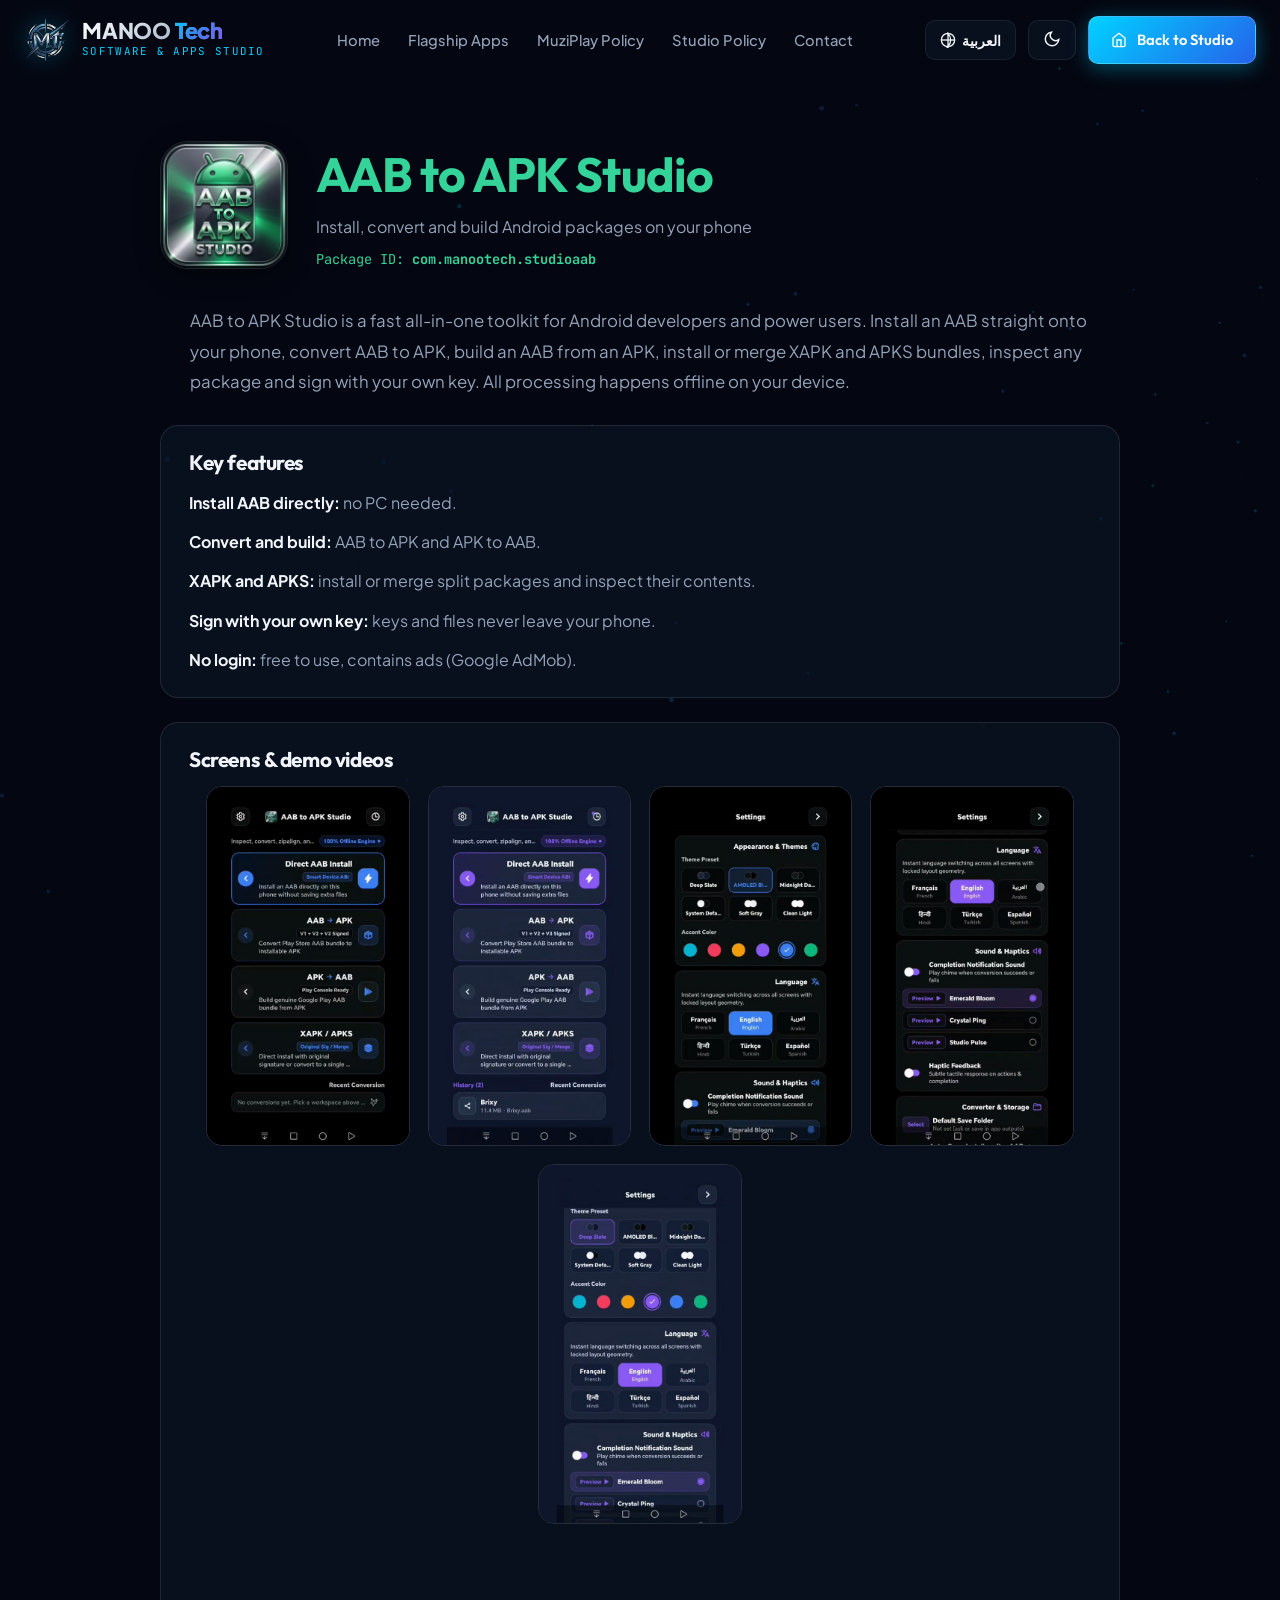
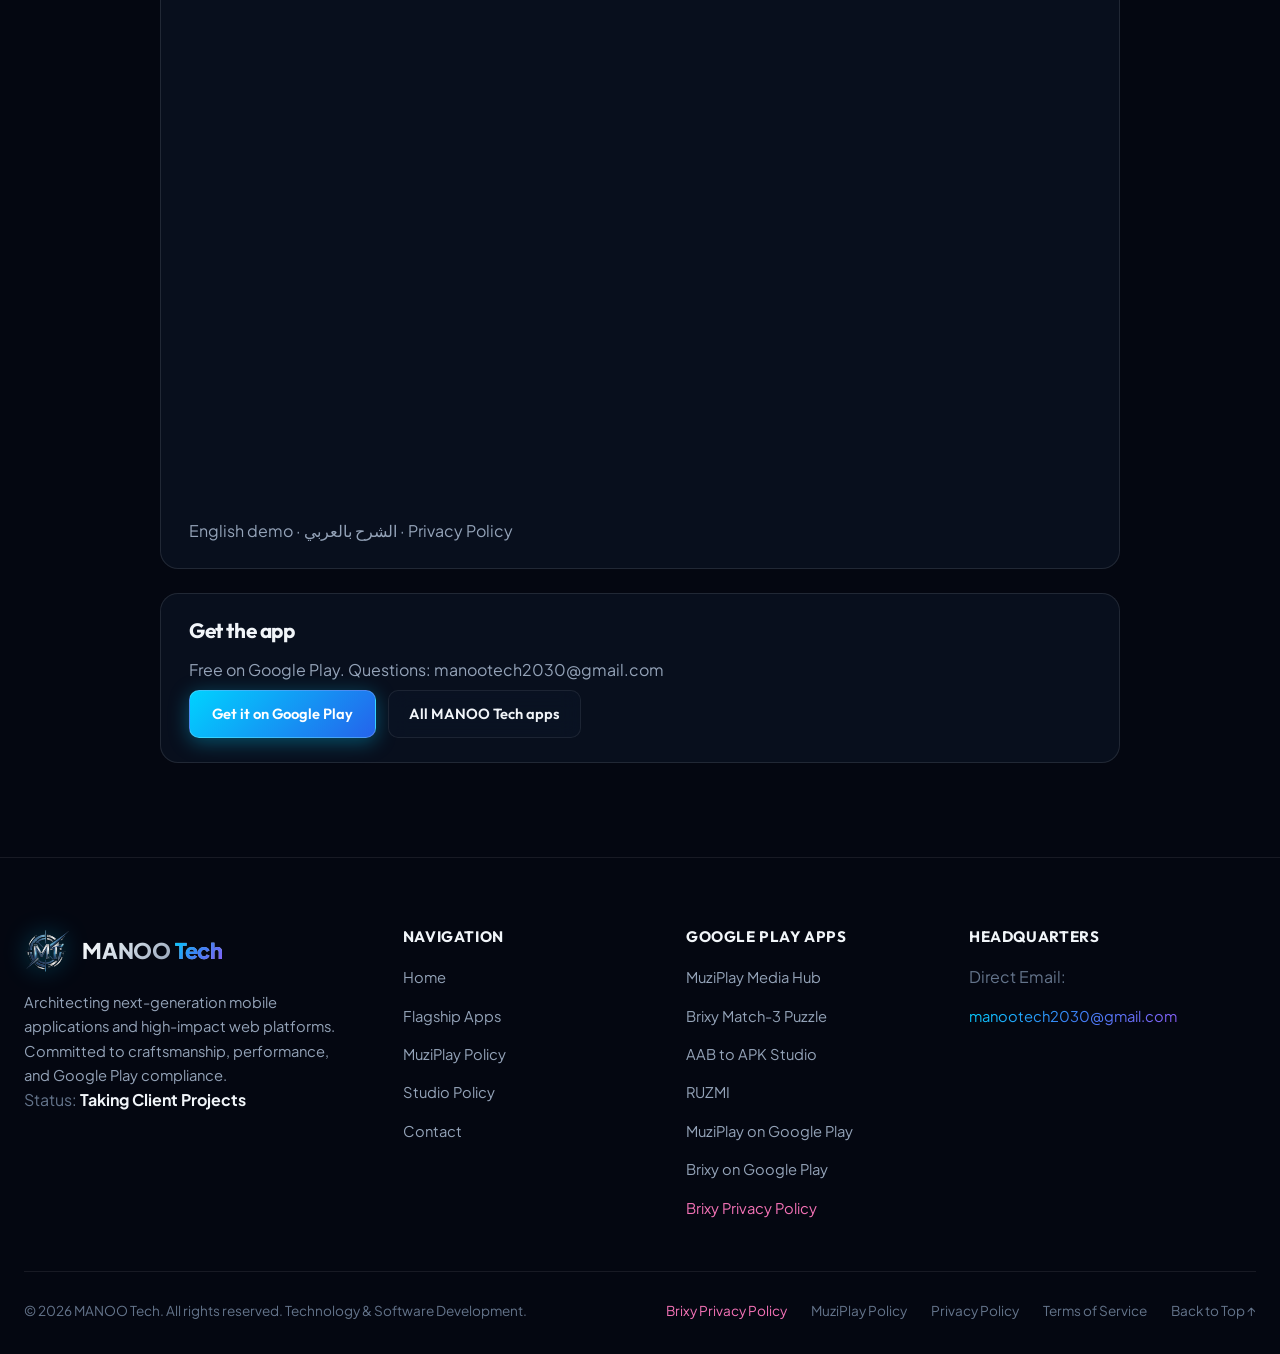
<file: aab-to-apk-studio.html>
<!DOCTYPE html>
<html lang="en" dir="ltr" data-theme="dark">
<head>
  <meta charset="UTF-8">
  <meta name="viewport" content="width=device-width, initial-scale=1.0">
  <title>AAB to APK Studio | MANOO Tech</title>
  <meta name="description" content="AAB to APK Studio by MANOO Tech: install AAB directly, convert AAB to APK, build AAB from APK, install XAPK and APKS, offline.">
  <meta name="robots" content="index, follow">

  <!-- Favicon -->
  <link rel="icon" type="image/png" href="assets/images/logo-icon.png">

  <!-- Google Fonts -->
  <link rel="preconnect" href="https://fonts.googleapis.com">
  <link rel="preconnect" href="https://fonts.gstatic.com" crossorigin>
  <link href="https://fonts.googleapis.com/css2?family=JetBrains+Mono:wght@400;500;700&family=Outfit:wght@400;500;600;700;800;900&family=Plus+Jakarta+Sans:wght@300;400;500;600;700;800&family=Cairo:wght@400;600;700;800;900&display=swap" rel="stylesheet">

  <!-- Main Stylesheet -->
  <link rel="stylesheet" href="style.css">

  <style>
  html[lang="ar"] .en-only{display:none !important}
  html:not([lang="ar"]) .ar-only{display:none !important}
  .app-page{padding:140px 0 70px}
  .app-page-hero{display:flex;gap:28px;align-items:center;max-width:960px;margin:0 auto 36px;flex-wrap:wrap}
  .app-page-hero img.icon{width:128px;height:128px;border-radius:28px;box-shadow:0 6px 24px rgba(0,0,0,.4);border:1px solid rgba(255,255,255,.12)}
  .app-page h1{font-family:var(--font-heading);font-size:clamp(2rem,4vw,3rem);margin:6px 0 10px}
  .app-page .lead{color:var(--text-muted);font-size:1.05rem;line-height:1.8;max-width:900px;margin:0 auto 28px}
  .status-pill{display:inline-flex;align-items:center;gap:8px;padding:5px 14px;border-radius:8px;font-size:.8rem;font-weight:600;background:rgba(245,158,11,.15);border:1px solid rgba(245,158,11,.4);color:#f59e0b}
  .info-card{max-width:960px;margin:0 auto 24px;background:var(--bg-card);border:1px solid rgba(255,255,255,.1);border-radius:18px;padding:24px 28px}
  .info-card h2{font-family:var(--font-heading);font-size:1.3rem;margin-bottom:14px}
  .info-card ul{list-style:none;padding:0;margin:0;display:grid;gap:12px}
  .info-card li{line-height:1.7;color:var(--text-muted)}
  .info-card li strong{color:var(--text-main)}
  .vid-grid{display:grid;grid-template-columns:repeat(auto-fit,minmax(240px,1fr));gap:20px;justify-items:center}
  .vid-grid iframe{width:100%;max-width:315px;aspect-ratio:9/16;border:0;border-radius:14px;min-height:480px}
  .shots{display:flex;gap:18px;flex-wrap:wrap;justify-content:center}
  .shots img{height:360px;border-radius:16px;border:1px solid rgba(255,255,255,.12)}
  .pkg{font-family:var(--font-mono);word-break:break-all}
  .actions{display:flex;gap:12px;flex-wrap:wrap;margin-top:6px}
  @media(max-width:600px){.app-page-hero{flex-direction:column;text-align:center}}
</style>
</head>
<body>

  <!-- Particle Background Canvas -->
  <canvas id="matrixCanvas"></canvas>

  <!-- ==========================================================================
       Header / Navbar
       ========================================================================== -->
  <header class="site-header">
    <div class="container nav-wrap">
      
      <!-- Brand Logo -->
      <a href="index.html#home" class="brand-logo" id="nav-brand" aria-label="MANOO Tech Home">
        <img src="assets/images/logo-icon.png" alt="MANOO Tech Logo" class="brand-icon-img">
        <div class="brand-text-group" dir="ltr">
          <span class="brand-name" dir="ltr"><bdi>MANOO</bdi> <span class="gradient-cyan"><bdi>Tech</bdi></span></span>
          <span class="brand-tagline" dir="ltr"><bdi>Software &amp; Apps Studio</bdi></span>
        </div>
      </a>

      <!-- Navigation Links -->
      <nav aria-label="Main Navigation">
        <ul class="nav-links">
          <li><a href="index.html#home" class="nav-link" data-i18n="nav_home">Home</a></li>
          <li><a href="index.html#apps" class="nav-link" data-i18n="nav_apps">Flagship Apps</a></li>
          <li><a href="muziplay-privacy.html" class="nav-link">MuziPlay Policy</a></li>
          <li><a href="privacy.html" class="nav-link" data-i18n="nav_general_policy">Studio Policy</a></li>
          <li><a href="index.html#contact" class="nav-link" data-i18n="nav_contact">Contact</a></li>
        </ul>
      </nav>

      <!-- Action Utilities: Language Toggle & Theme Toggle -->
      <div class="nav-actions">
        <!-- Language Switcher -->
        <button class="nav-tool-btn" id="langToggleBtn" aria-label="Toggle Language" title="Switch Language">
          <svg width="16" height="16" viewBox="0 0 24 24" fill="none" stroke="currentColor" stroke-width="2">
            <circle cx="12" cy="12" r="10"></circle>
            <line x1="2" y1="12" x2="22" y2="12"></line>
            <path d="M12 2a15.3 15.3 0 0 1 4 10 15.3 15.3 0 0 1-4 10 15.3 15.3 0 0 1-4 10 15.3 15.3 0 0 1 4-10z"></path>
          </svg>
          <span id="langBtnText">العربية</span>
        </button>

        <!-- Theme Switcher -->
        <button class="nav-tool-btn" id="themeToggleBtn" aria-label="Toggle Dark/Light Mode">
          <span id="themeToggleIcon">
            <svg class="theme-toggle-icon" viewBox="0 0 24 24" fill="none" stroke="currentColor" stroke-width="2">
              <path d="M21 12.79A9 9 0 1 1 11.21 3 7 7 0 0 0 21 12.79z"></path>
            </svg>
          </span>
        </button>

        <!-- Back to Home CTA -->
        <a href="index.html" class="btn-primary" id="nav-cta-btn">
          <svg width="16" height="16" viewBox="0 0 24 24" fill="none" stroke="currentColor" stroke-width="2">
            <path d="M3 9l9-7 9 7v11a2 2 0 0 1-2 2H5a2 2 0 0 1-2-2z"/>
            <polyline points="9 22 9 12 15 12 15 22"/>
          </svg>
          <span data-i18n="policy_back_home">Back to Studio</span>
        </a>

        <button class="mobile-nav-toggle" aria-label="Toggle navigation menu">
          <svg width="24" height="24" viewBox="0 0 24 24" fill="none" stroke="currentColor" stroke-width="2">
            <line x1="3" y1="12" x2="21" y2="12"></line>
            <line x1="3" y1="6" x2="21" y2="6"></line>
            <line x1="3" y1="18" x2="21" y2="18"></line>
          </svg>
        </button>
      </div>
    </div>
  </header>

  <main>
<section class="app-page"><div class="container">
  <div class="app-page-hero">
    <img class="icon" src="assets/images/aab-studio-icon.png" alt="AAB to APK Studio icon">
    <div>
            <h1 style="color:#34d399">AAB to APK Studio</h1>
      <div class="en-only" style="color:var(--text-muted)">Install, convert and build Android packages on your phone</div>
      <div class="ar-only" style="color:var(--text-muted)">تثبيت وتحويل وبناء حزم أندرويد على هاتفك</div>
      <div class="pkg" dir="ltr" style="margin-top:8px;font-size:.85rem;color:#34d399">Package ID: <strong>com.manootech.studioaab</strong></div>
    </div>
  </div>
  <p class="lead en-only">AAB to APK Studio is a fast all-in-one toolkit for Android developers and power users. Install an AAB straight onto your phone, convert AAB to APK, build an AAB from an APK, install or merge XAPK and APKS bundles, inspect any package and sign with your own key. All processing happens offline on your device.</p>
  <p class="lead ar-only">AAB to APK Studio استوديو سريع ومتكامل للمطورين والمستخدمين المحترفين. ثبّت ملف AAB مباشرة على هاتفك، حوّل AAB إلى APK، ابنِ AAB من APK، ثبّت أو ادمج حزم XAPK وAPKS، افحص أي حزمة ووقّع بمفتاحك الخاص. كل المعالجة تتم أوفلاين على جهازك.</p>
  <div class="info-card"><h2><span class="en-only">Key features</span><span class="ar-only">أهم المميزات</span></h2>
    <ul class="en-only"><li><strong>Install AAB directly:</strong> no PC needed.</li><li><strong>Convert and build:</strong> AAB to APK and APK to AAB.</li><li><strong>XAPK and APKS:</strong> install or merge split packages and inspect their contents.</li><li><strong>Sign with your own key:</strong> keys and files never leave your phone.</li><li><strong>No login:</strong> free to use, contains ads (Google AdMob).</li></ul><ul class="ar-only"><li><strong>تثبيت AAB مباشرة:</strong> بدون كمبيوتر.</li><li><strong>تحويل وبناء:</strong> من AAB إلى APK ومن APK إلى AAB.</li><li><strong>XAPK وAPKS:</strong> تثبيت أو دمج الحزم المقسّمة وفحص محتواها.</li><li><strong>توقيع بمفتاحك:</strong> المفاتيح والملفات لا تغادر هاتفك.</li><li><strong>بدون تسجيل دخول:</strong> مجاني ويحتوي على إعلانات (Google AdMob).</li></ul></div>
  <div class="info-card"><h2><span class="en-only">Screens &amp; demo videos</span><span class="ar-only">صور وفيديوهات شرح</span></h2>
    <div class="shots" style="margin-bottom:20px"><img src="assets/images/aab-studio-home.jpg" alt="AAB to APK Studio Home"><img src="assets/images/aab-studio-home2.jpg" alt="AAB to APK Studio Convert"><img src="assets/images/aab-studio-settings.jpg" alt="AAB to APK Studio Settings"><img src="assets/images/aab-studio-accent.jpg" alt="AAB to APK Studio Themes"><img src="assets/images/aab-studio-settings2.jpg" alt="AAB to APK Studio Options"></div>
    <div class="vid-grid"><iframe src="https://www.youtube-nocookie.com/embed/MrFi4N395EU" title="demo" loading="lazy" allowfullscreen></iframe><iframe src="https://www.youtube-nocookie.com/embed/MbCEY2E-694" title="demo" loading="lazy" allowfullscreen></iframe></div>
    <p style="margin-top:14px;color:var(--text-muted)"><a href="https://youtube.com/shorts/MrFi4N395EU" target="_blank" rel="noopener">English demo</a> · <a href="https://youtube.com/shorts/MbCEY2E-694" target="_blank" rel="noopener">الشرح بالعربي</a> · <a href="https://aab-to-apk-studio-privacy.surge.sh/" target="_blank" rel="noopener"><span class="en-only">Privacy Policy</span><span class="ar-only">سياسة الخصوصية</span></a></p></div>
  <div class="info-card"><h2><span class="en-only">Get the app</span><span class="ar-only">حمّل التطبيق</span></h2>
    <p class="en-only" style="color:var(--text-muted)">Free on Google Play. Questions: <a href="mailto:manootech2030@gmail.com">manootech2030@gmail.com</a></p>
    <p class="ar-only" style="color:var(--text-muted)">مجاني على Google Play. للتواصل: <a href="mailto:manootech2030@gmail.com">manootech2030@gmail.com</a></p>
    <div class="actions"><a class="btn-primary" href="https://play.google.com/store/apps/details?id=com.manootech.studioaab" target="_blank" rel="noopener noreferrer"><span class="en-only">Get it on Google Play</span><span class="ar-only">احصل عليه من Google Play</span></a><a class="btn-secondary" href="index.html#apps"><span class="en-only">All MANOO Tech apps</span><span class="ar-only">كل تطبيقات MANOO Tech</span></a></div></div></div>
</div></section>
</main>

  <!-- ==========================================================================
       Site Footer
       ========================================================================== -->
  <footer class="site-footer">
    <div class="container footer-container">
      
      <div class="footer-main-grid">
        
        <!-- Col 1: Brand Info -->
        <div class="footer-brand-summary">
          <a href="index.html#home" class="brand-logo" aria-label="MANOO Tech">
            <img src="assets/images/logo-icon.png" alt="MANOO Tech Logo" class="brand-icon-img">
            <span class="brand-name">
              <bdi dir="ltr">MANOO</bdi> <span class="gradient-cyan"><bdi dir="ltr">Tech</bdi></span>
            </span>
          </a>
          <p data-i18n="footer_summary">
            Architecting next-generation mobile applications and high-impact web platforms. Committed to craftsmanship, performance, and Google Play compliance.
          </p>
          <div class="footer-status-pill">
            <span class="status-indicator-dot"></span>
            <span style="color: var(--text-dim);" data-i18n="footer_status_label">Studio Status:</span>
            <strong data-i18n="footer_status_val">Open for Innovation</strong>
          </div>
        </div>

        <!-- Col 2: Navigation -->
        <div>
          <h4 class="footer-col-title" data-i18n="footer_nav_title">Navigation</h4>
          <ul class="footer-nav-list">
            <li><a href="index.html#home" data-i18n="nav_home">Home Overview</a></li>
            <li><a href="index.html#apps" data-i18n="nav_apps">Flagship Applications</a></li>
            <li><a href="muziplay-privacy.html">MuziPlay Policy</a></li>
            <li><a href="privacy.html" data-i18n="nav_general_policy">Studio General Policy</a></li>
            <li><a href="index.html#contact" data-i18n="nav_contact">Get In Touch</a></li>
          </ul>
        </div>

        <!-- Col 3: Flagship Products -->
        <div>
          <h4 class="footer-col-title" data-i18n="footer_apps_title">Google Play Apps</h4>
          <ul class="footer-nav-list">
            <li><a href="index.html#app-muziplay">MuziPlay Media Hub</a></li>
            <li><a href="index.html#app-brixy">Brixy Match-3 Puzzle</a></li>
            <li><a href="aab-to-apk-studio.html">AAB to APK Studio</a></li>
            <li><a href="ruzmi.html">RUZMI</a></li>
            <li><a href="https://play.google.com/store/apps/details?id=com.aistudio.muziplay.xnxfyx" target="_blank" rel="noopener">MuziPlay on Google Play</a></li>
            <li><a href="https://play.google.com/store/apps/details?id=com.aistudio.brixy.kwxyzq" target="_blank" rel="noopener">Brixy on Google Play</a></li>
            <li><a href="brixy-privacy.html" style="color: #f472b6;">Brixy Privacy Policy</a></li>
          </ul>
        </div>

        <!-- Col 4: Contact info -->
        <div>
          <h4 class="footer-col-title" data-i18n="footer_hq_title">Headquarters</h4>
          <ul class="footer-nav-list">
            <li><span style="color: var(--text-dim);" data-i18n="footer_email_label">Direct Email:</span></li>
            <li><a href="mailto:manootech2030@gmail.com" class="gradient-cyan">manootech2030@gmail.com</a></li>
          </ul>
        </div>

      </div>

      <!-- Bottom Bar -->
      <div class="footer-bottom-bar">
        <div data-i18n="footer_rights">
          © 2026 MANOO Tech. All rights reserved. Technology &amp; Software Development.
        </div>
        <div class="footer-legal-links">
          <a href="brixy-privacy.html" style="color: #f472b6;">Brixy Privacy Policy</a>
          <a href="muziplay-privacy.html">MuziPlay Policy</a>
          <a href="privacy.html" data-i18n="footer_privacy">Studio Policy</a>
          <a href="privacy.html#terms" data-i18n="footer_terms">Terms of Service</a>
          <a href="#" data-i18n="footer_top">Back to Top ↑</a>
        </div>
      </div>

    </div>
  </footer>

  <!-- Master Script -->
  <script src="script.js"></script>
</body>
</html>
</file>
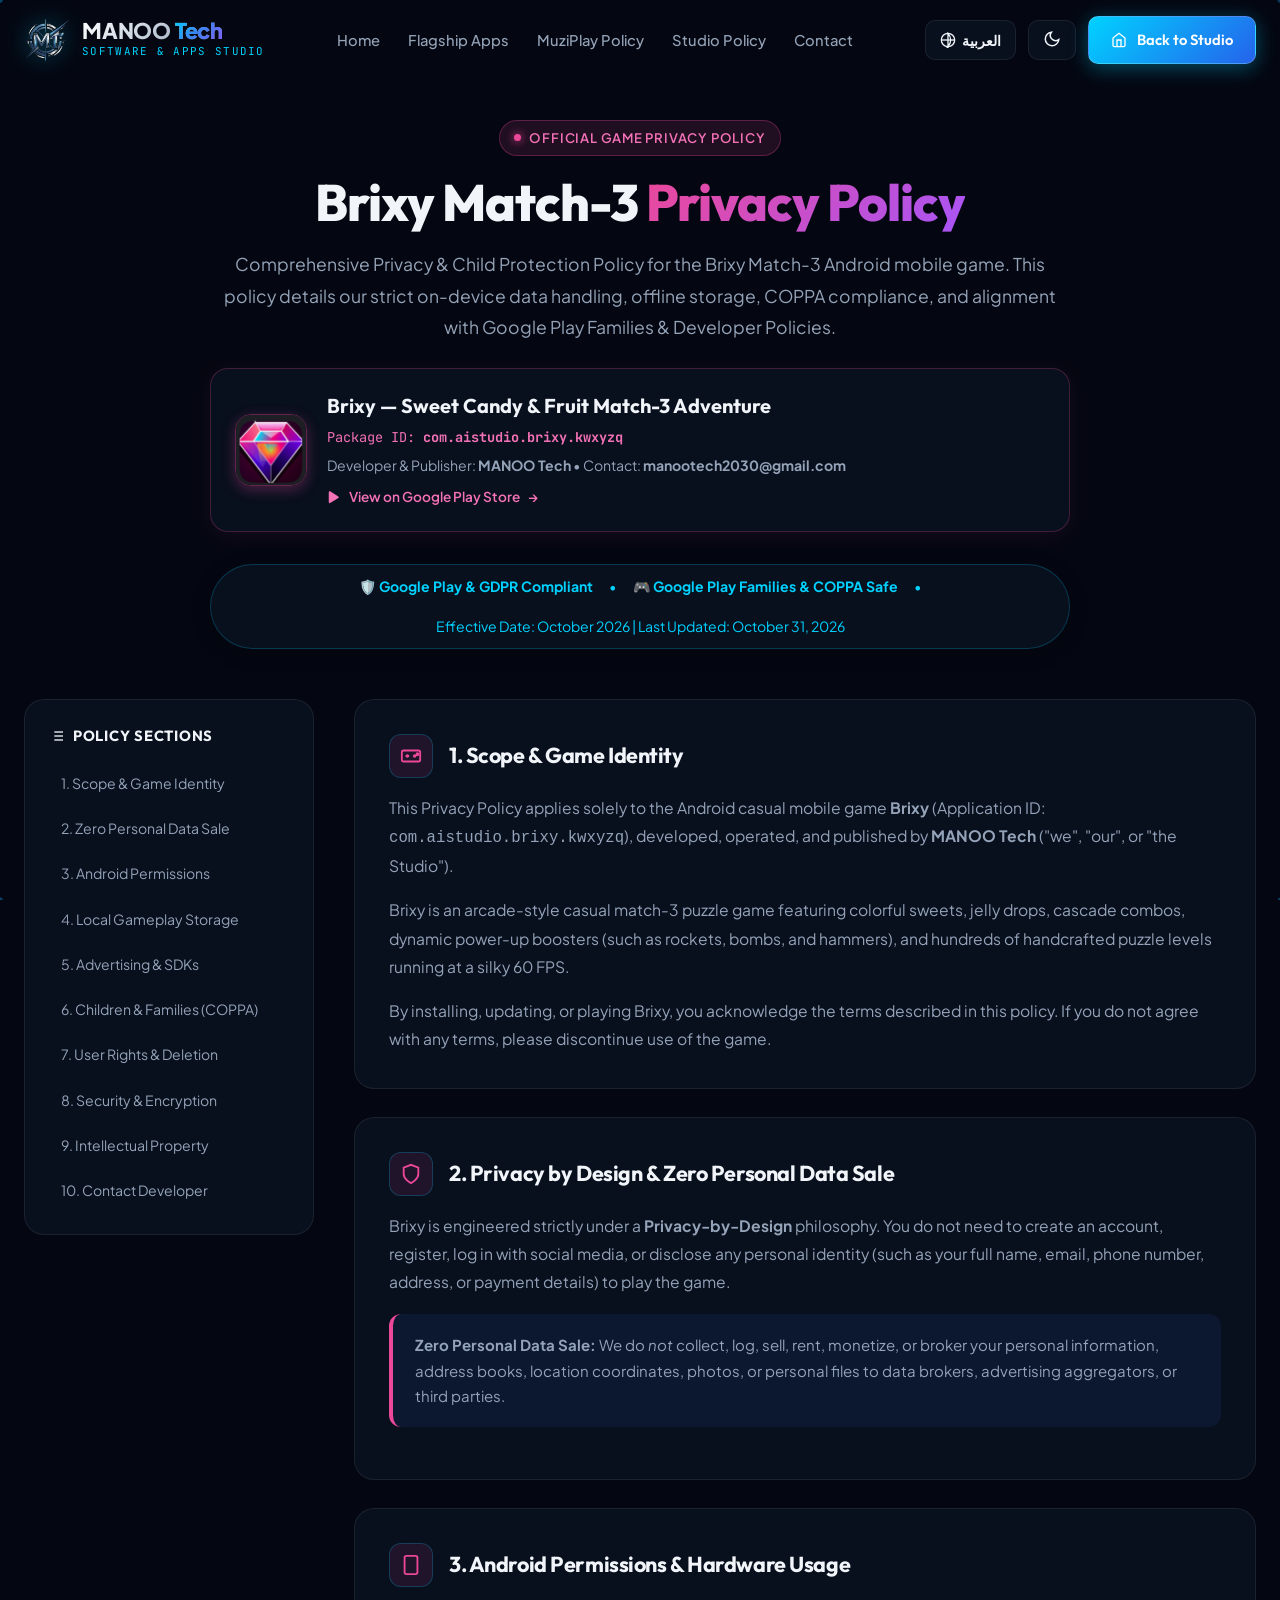
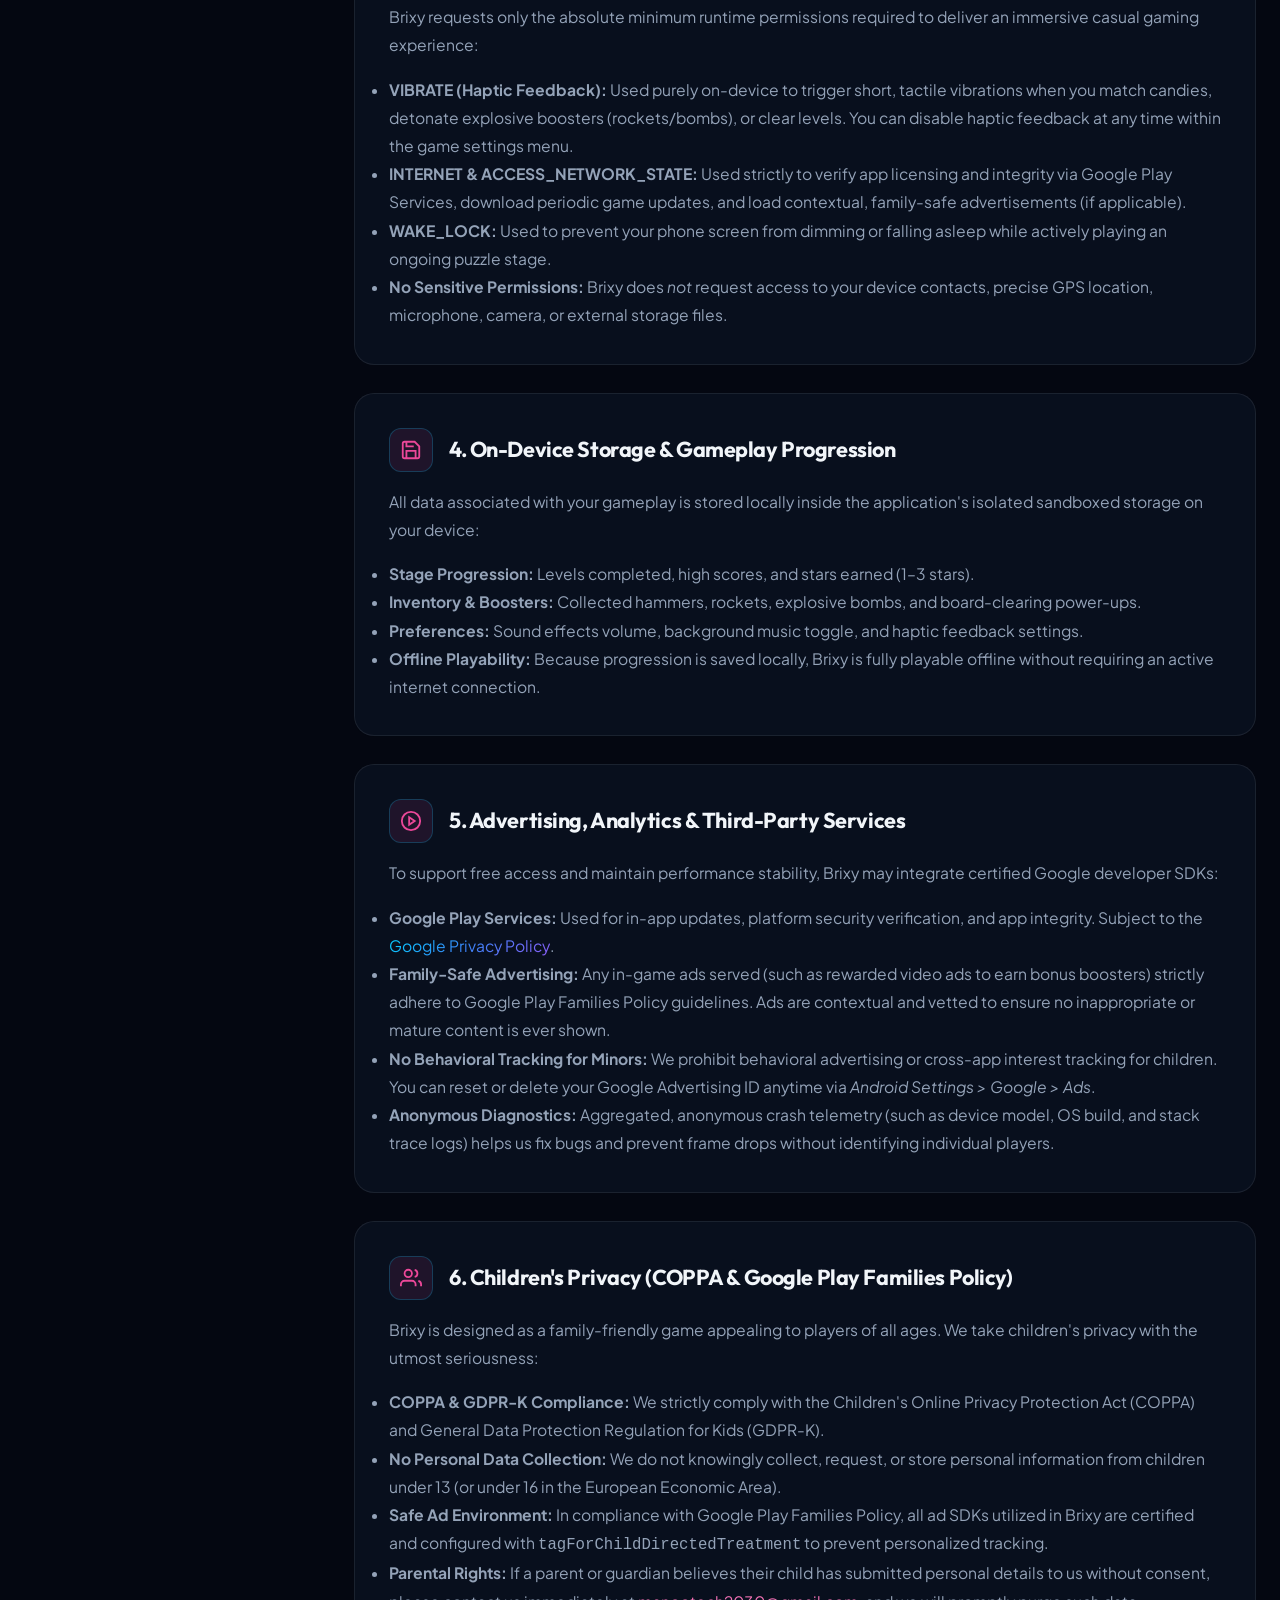
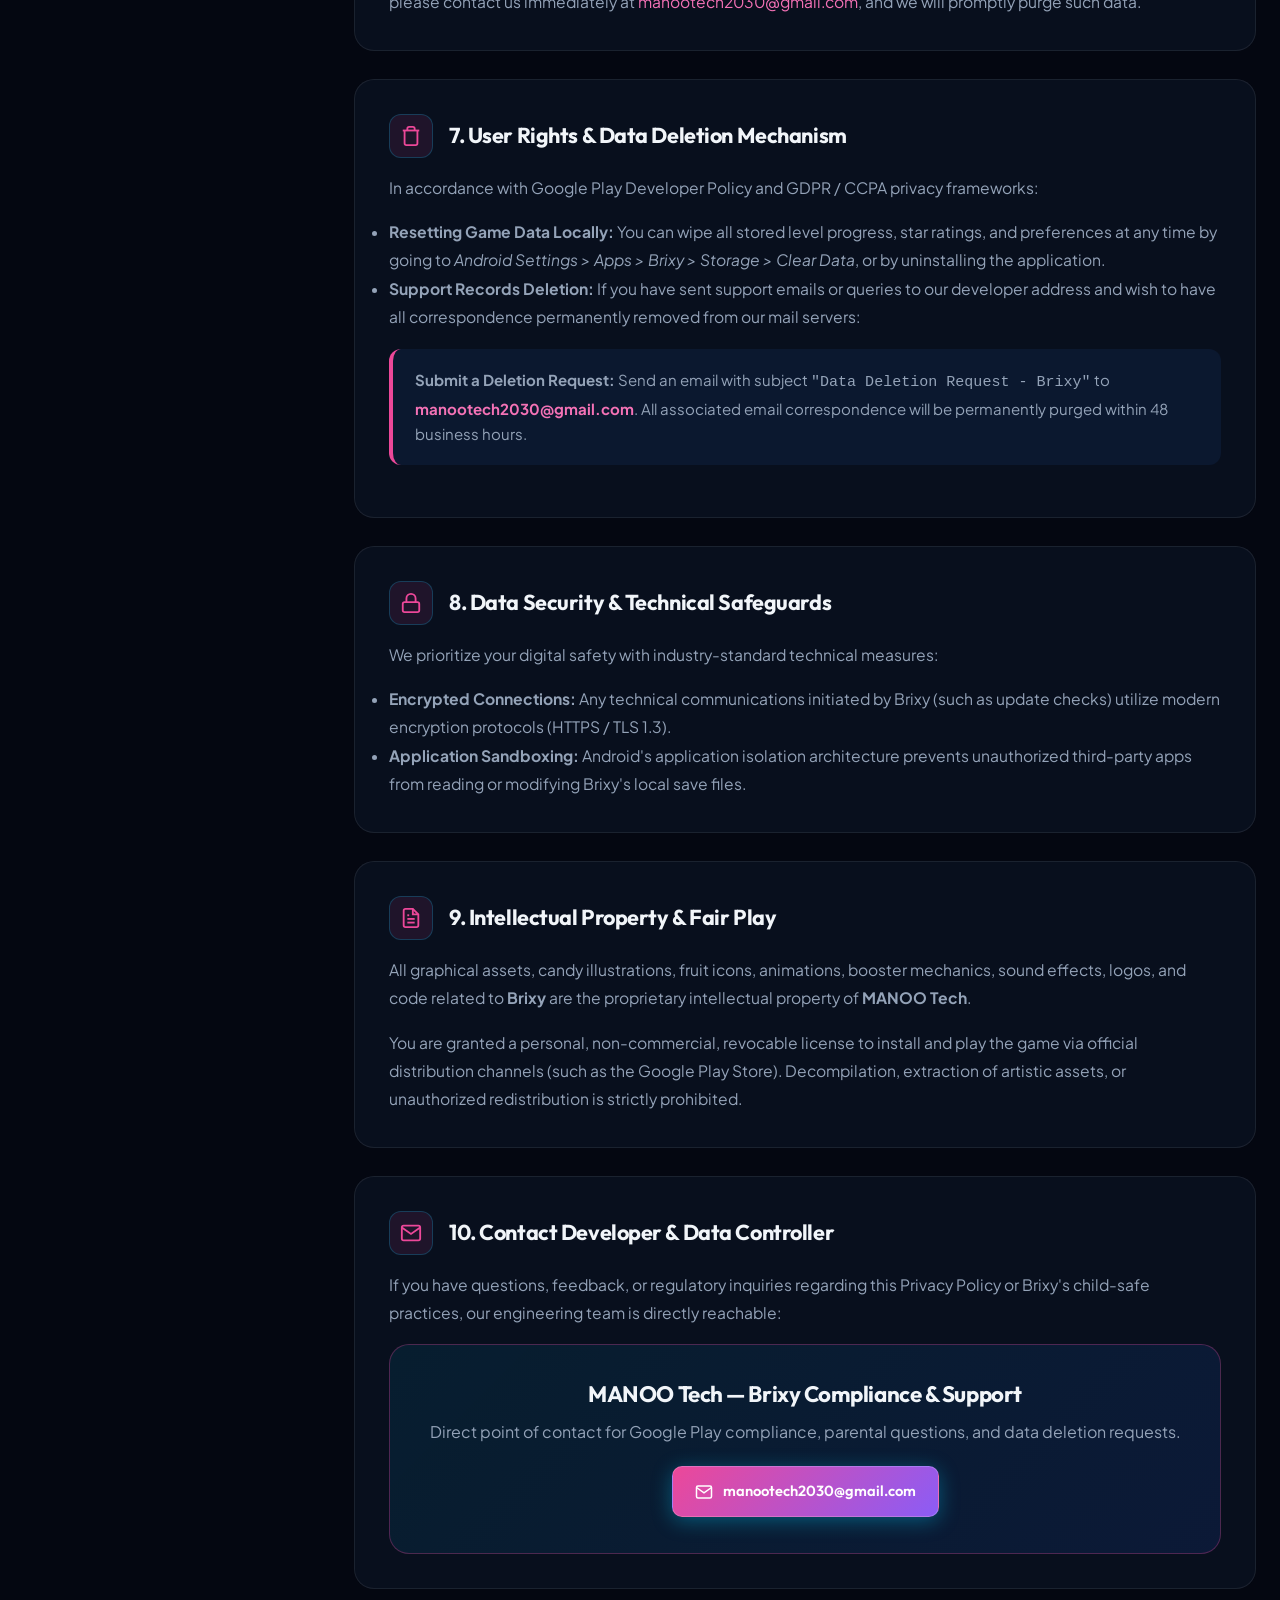
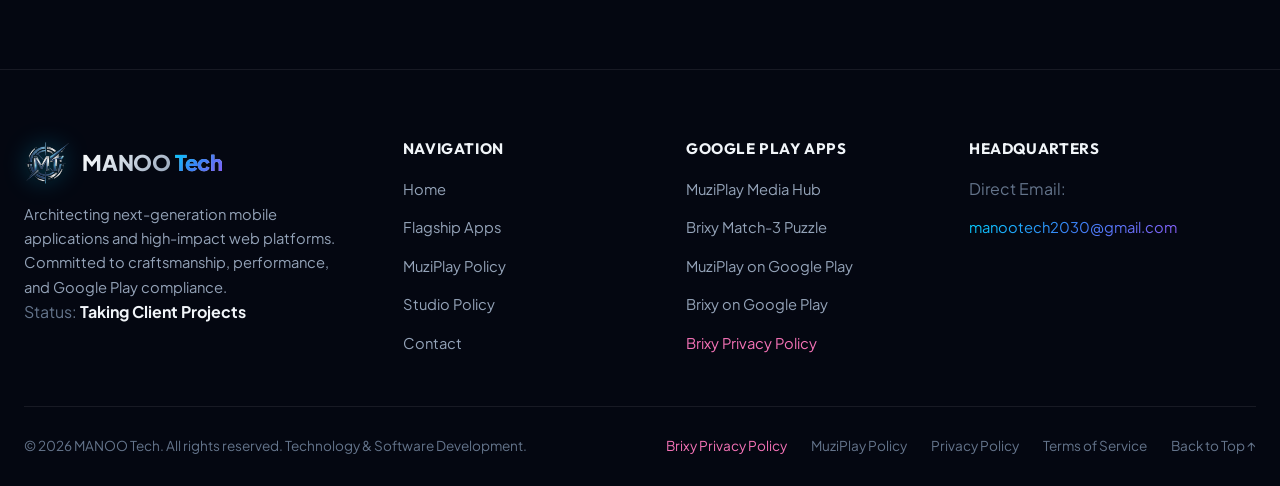
<file: brixy-privacy.html>
<!DOCTYPE html>
<html lang="en" dir="ltr" data-theme="dark">
<head>
  <meta charset="UTF-8">
  <meta name="viewport" content="width=device-width, initial-scale=1.0">
  <title>Privacy Policy - Brixy Match-3 | MANOO Tech</title>
  <meta name="description" content="Official Google Play Privacy Policy for Brixy Match-3 (com.aistudio.brixy.kwxyzq) developed by MANOO Tech. Transparent data handling, permissions, COPPA compliance, and security.">
  <meta name="robots" content="index, follow">

  <!-- Favicon -->
  <link rel="icon" type="image/png" href="assets/images/logo-icon.png">

  <!-- Google Fonts -->
  <link rel="preconnect" href="https://fonts.googleapis.com">
  <link rel="preconnect" href="https://fonts.gstatic.com" crossorigin>
  <link href="https://fonts.googleapis.com/css2?family=JetBrains+Mono:wght@400;500;700&family=Outfit:wght@400;500;600;700;800;900&family=Plus+Jakarta+Sans:wght@300;400;500;600;700;800&family=Cairo:wght@400;600;700;800;900&display=swap" rel="stylesheet">

  <!-- Main Stylesheet -->
  <link rel="stylesheet" href="style.css">

  <style>
    /* Brixy App-specific banner styling */
    .app-meta-card {
      display: flex;
      align-items: center;
      gap: 20px;
      background: var(--bg-card);
      border: 1px solid rgba(236, 72, 153, 0.25);
      border-radius: 18px;
      padding: 20px 24px;
      margin: 0 auto 32px;
      max-width: 860px;
      text-align: left;
      box-shadow: 0 4px 20px rgba(236, 72, 153, 0.08);
    }
    [dir="rtl"] .app-meta-card {
      text-align: right;
    }
    .app-meta-icon {
      width: 72px;
      height: 72px;
      border-radius: 16px;
      object-fit: cover;
      box-shadow: 0 4px 14px rgba(236, 72, 153, 0.3);
      border: 1px solid rgba(236, 72, 153, 0.4);
      flex-shrink: 0;
    }
    .app-meta-details {
      flex: 1;
    }
    .app-meta-title {
      font-family: var(--font-heading);
      font-size: 1.25rem;
      font-weight: 700;
      color: var(--text-main);
      margin-bottom: 4px;
    }
    .app-meta-pkg {
      font-family: var(--font-mono);
      font-size: 0.85rem;
      color: #f472b6;
      word-break: break-all;
      margin-bottom: 6px;
    }
    .app-meta-publisher {
      font-size: 0.88rem;
      color: var(--text-muted);
    }
    .app-meta-link {
      display: inline-flex;
      align-items: center;
      gap: 8px;
      margin-top: 8px;
      font-size: 0.85rem;
      font-weight: 600;
      color: #f472b6;
      text-decoration: none;
    }
    .app-meta-link:hover {
      text-decoration: underline;
    }
    .brixy-badge {
      background: rgba(236, 72, 153, 0.12);
      border-color: rgba(236, 72, 153, 0.3);
      color: #f472b6;
    }
    .brixy-badge .pulse-dot {
      background: #ec4899;
      box-shadow: 0 0 8px #ec4899;
    }
    .brixy-gradient-text {
      background: linear-gradient(135deg, #ec4899 0%, #a855f7 100%);
      -webkit-background-clip: text;
      -webkit-text-fill-color: transparent;
    }
    @media (max-width: 600px) {
      .app-meta-card {
        flex-direction: column;
        text-align: center;
        padding: 16px;
      }
      [dir="rtl"] .app-meta-card {
        text-align: center;
      }
    }
  </style>
</head>
<body>

  <!-- Particle Background Canvas -->
  <canvas id="matrixCanvas"></canvas>

  <!-- ==========================================================================
       Header / Navbar
       ========================================================================== -->
  <header class="site-header">
    <div class="container nav-wrap">
      
      <!-- Brand Logo -->
      <a href="index.html#home" class="brand-logo" id="nav-brand" aria-label="MANOO Tech Home">
        <img src="assets/images/logo-icon.png" alt="MANOO Tech Logo" class="brand-icon-img">
        <div class="brand-text-group" dir="ltr">
          <span class="brand-name" dir="ltr"><bdi>MANOO</bdi> <span class="gradient-cyan"><bdi>Tech</bdi></span></span>
          <span class="brand-tagline" dir="ltr"><bdi>Software &amp; Apps Studio</bdi></span>
        </div>
      </a>

      <!-- Navigation Links -->
      <nav aria-label="Main Navigation">
        <ul class="nav-links">
          <li><a href="index.html#home" class="nav-link" data-i18n="nav_home">Home</a></li>
          <li><a href="index.html#apps" class="nav-link" data-i18n="nav_apps">Flagship Apps</a></li>
          <li><a href="muziplay-privacy.html" class="nav-link">MuziPlay Policy</a></li>
          <li><a href="privacy.html" class="nav-link" data-i18n="nav_general_policy">Studio Policy</a></li>
          <li><a href="index.html#contact" class="nav-link" data-i18n="nav_contact">Contact</a></li>
        </ul>
      </nav>

      <!-- Action Utilities: Language Toggle & Theme Toggle -->
      <div class="nav-actions">
        <!-- Language Switcher -->
        <button class="nav-tool-btn" id="langToggleBtn" aria-label="Toggle Language" title="Switch Language">
          <svg width="16" height="16" viewBox="0 0 24 24" fill="none" stroke="currentColor" stroke-width="2">
            <circle cx="12" cy="12" r="10"></circle>
            <line x1="2" y1="12" x2="22" y2="12"></line>
            <path d="M12 2a15.3 15.3 0 0 1 4 10 15.3 15.3 0 0 1-4 10 15.3 15.3 0 0 1-4 10 15.3 15.3 0 0 1 4-10z"></path>
          </svg>
          <span id="langBtnText">العربية</span>
        </button>

        <!-- Theme Switcher -->
        <button class="nav-tool-btn" id="themeToggleBtn" aria-label="Toggle Dark/Light Mode">
          <span id="themeToggleIcon">
            <svg class="theme-toggle-icon" viewBox="0 0 24 24" fill="none" stroke="currentColor" stroke-width="2">
              <path d="M21 12.79A9 9 0 1 1 11.21 3 7 7 0 0 0 21 12.79z"></path>
            </svg>
          </span>
        </button>

        <!-- Back to Home CTA -->
        <a href="index.html" class="btn-primary" id="nav-cta-btn">
          <svg width="16" height="16" viewBox="0 0 24 24" fill="none" stroke="currentColor" stroke-width="2">
            <path d="M3 9l9-7 9 7v11a2 2 0 0 1-2 2H5a2 2 0 0 1-2-2z"/>
            <polyline points="9 22 9 12 15 12 15 22"/>
          </svg>
          <span data-i18n="policy_back_home">Back to Studio</span>
        </a>

        <button class="mobile-nav-toggle" aria-label="Toggle navigation menu">
          <svg width="24" height="24" viewBox="0 0 24 24" fill="none" stroke="currentColor" stroke-width="2">
            <line x1="3" y1="12" x2="21" y2="12"></line>
            <line x1="3" y1="6" x2="21" y2="6"></line>
            <line x1="3" y1="18" x2="21" y2="18"></line>
          </svg>
        </button>
      </div>
    </div>
  </header>

  <main>
    <!-- ==========================================================================
         Privacy Policy Main Section
         ========================================================================== -->
    <section class="privacy-page-section">
      <div class="container">

        <!-- Hero Header -->
        <div class="privacy-hero-wrap">
          <div class="section-badge brixy-badge">
            <span class="pulse-dot"></span>
            <span data-i18n="brixy_priv_badge">Official Game Privacy Policy</span>
          </div>
          <h1 class="privacy-hero-title" data-i18n="brixy_priv_hero_title">
            Brixy Match-3 <span class="brixy-gradient-text">Privacy Policy</span>
          </h1>
          <p class="privacy-hero-desc" data-i18n="brixy_priv_hero_sub">
            Comprehensive Privacy &amp; Child Protection Policy for the Brixy Match-3 Android mobile game. This policy details our strict on-device data handling, offline storage, COPPA compliance, and alignment with Google Play Families &amp; Developer Policies.
          </p>

          <!-- App Metadata Summary Card -->
          <div class="app-meta-card">
            <img src="assets/images/brixy-icon.jpg" alt="Brixy Official Game Icon" class="app-meta-icon">
            <div class="app-meta-details">
              <div class="app-meta-title">Brixy — Sweet Candy &amp; Fruit Match-3 Adventure</div>
              <div class="app-meta-pkg" dir="ltr">Package ID: <strong>com.aistudio.brixy.kwxyzq</strong></div>
              <div class="app-meta-publisher" data-i18n="brixy_priv_pub">Developer &amp; Publisher: <strong>MANOO Tech</strong> • Contact: <strong>manootech2030@gmail.com</strong></div>
              <a href="https://play.google.com/store/apps/details?id=com.aistudio.brixy.kwxyzq" target="_blank" rel="noopener noreferrer" class="app-meta-link">
                <svg width="14" height="14" viewBox="0 0 24 24" fill="currentColor">
                  <path d="M3 20.5v-17c0-.83.67-1.5 1.5-1.5.34 0 .66.12.92.34L19.5 11.2c.67.45.85 1.35.4 2.02-.1.15-.24.28-.4.38L5.42 22.16c-.26.22-.58.34-.92.34-.83 0-1.5-.67-1.5-1.5z"/>
                </svg>
                <span data-i18n="brixy_priv_view_play">View on Google Play Store</span> &rarr;
              </a>
            </div>
          </div>

          <div class="privacy-meta-bar">
            <span>🛡️ <strong data-i18n="policy_meta_compliance">Google Play &amp; GDPR Compliant</strong></span>
            <span>•</span>
            <span>🎮 <strong data-i18n="brixy_meta_families">Google Play Families &amp; COPPA Safe</strong></span>
            <span>•</span>
            <span data-i18n="brixy_priv_last_updated">Effective Date: October 2026 | Last Updated: October 31, 2026</span>
          </div>
        </div>

        <!-- Privacy Grid Layout: Sticky TOC + Content Stream -->
        <div class="privacy-layout">
          
          <!-- Sticky Sidebar TOC (Desktop) -->
          <aside class="privacy-sidebar">
            <div class="privacy-toc-title">
              <svg width="16" height="16" viewBox="0 0 24 24" fill="none" stroke="currentColor" stroke-width="2">
                <line x1="8" y1="6" x2="21" y2="6"></line>
                <line x1="8" y1="12" x2="21" y2="12"></line>
                <line x1="8" y1="18" x2="21" y2="18"></line>
                <line x1="3" y1="6" x2="3.01" y2="6"></line>
                <line x1="3" y1="12" x2="3.01" y2="12"></line>
                <line x1="3" y1="18" x2="3.01" y2="18"></line>
              </svg>
              <span data-i18n="policy_toc_heading">Policy Sections</span>
            </div>
            <ul class="privacy-toc-list">
              <li><a href="#sec-scope" class="privacy-toc-link" data-i18n="brixy_toc_1">1. Scope &amp; Game Identity</a></li>
              <li><a href="#sec-zero-data" class="privacy-toc-link" data-i18n="brixy_toc_2">2. Zero Personal Data Sale</a></li>
              <li><a href="#sec-permissions" class="privacy-toc-link" data-i18n="brixy_toc_3">3. Android Permissions</a></li>
              <li><a href="#sec-storage" class="privacy-toc-link" data-i18n="brixy_toc_4">4. Local Gameplay Storage</a></li>
              <li><a href="#sec-ads" class="privacy-toc-link" data-i18n="brixy_toc_5">5. Advertising &amp; SDKs</a></li>
              <li><a href="#sec-children" class="privacy-toc-link" data-i18n="brixy_toc_6">6. Children &amp; Families (COPPA)</a></li>
              <li><a href="#sec-deletion" class="privacy-toc-link" data-i18n="brixy_toc_7">7. User Rights &amp; Deletion</a></li>
              <li><a href="#sec-security" class="privacy-toc-link" data-i18n="brixy_toc_8">8. Security &amp; Encryption</a></li>
              <li><a href="#sec-terms" class="privacy-toc-link" data-i18n="brixy_toc_9">9. Intellectual Property</a></li>
              <li><a href="#sec-contact" class="privacy-toc-link" data-i18n="brixy_toc_10">10. Contact Developer</a></li>
            </ul>
          </aside>

          <!-- Main Policy Stream -->
          <div class="privacy-content-stream">

            <!-- Card 1: Scope & Game Identity -->
            <article class="policy-card" id="sec-scope">
              <div class="policy-card-header">
                <div class="policy-card-icon" style="color: #ec4899; background: rgba(236, 72, 153, 0.1);">
                  <svg width="22" height="22" viewBox="0 0 24 24" fill="none" stroke="currentColor" stroke-width="2">
                    <rect x="2" y="6" width="20" height="12" rx="2"></rect>
                    <path d="M6 12h4m-2-2v4m7-2a1 1 0 1 0 2 0 1 1 0 1 0-2 0m3-2a1 1 0 1 0 2 0 1 1 0 1 0-2 0"></path>
                  </svg>
                </div>
                <h2 class="policy-card-title" data-i18n="brixy_sec1_title">1. Scope &amp; Game Identity</h2>
              </div>
              <div class="policy-card-body" data-i18n="brixy_sec1_body">
                <p>
                  This Privacy Policy applies solely to the Android casual mobile game <strong>Brixy</strong> (Application ID: <code>com.aistudio.brixy.kwxyzq</code>), developed, operated, and published by <strong>MANOO Tech</strong> ("we", "our", or "the Studio").
                </p>
                <p>
                  Brixy is an arcade-style casual match-3 puzzle game featuring colorful sweets, jelly drops, cascade combos, dynamic power-up boosters (such as rockets, bombs, and hammers), and hundreds of handcrafted puzzle levels running at a silky 60 FPS.
                </p>
                <p>
                  By installing, updating, or playing Brixy, you acknowledge the terms described in this policy. If you do not agree with any terms, please discontinue use of the game.
                </p>
              </div>
            </article>

            <!-- Card 2: Zero Personal Data Sale & Privacy by Design -->
            <article class="policy-card" id="sec-zero-data">
              <div class="policy-card-header">
                <div class="policy-card-icon" style="color: #ec4899; background: rgba(236, 72, 153, 0.1);">
                  <svg width="22" height="22" viewBox="0 0 24 24" fill="none" stroke="currentColor" stroke-width="2">
                    <path d="M12 22s8-4 8-10V5l-8-3-8 3v7c0 6 8 10 8 10z"></path>
                  </svg>
                </div>
                <h2 class="policy-card-title" data-i18n="brixy_sec2_title">2. Privacy by Design &amp; Zero Personal Data Sale</h2>
              </div>
              <div class="policy-card-body" data-i18n="brixy_sec2_body">
                <p>
                  Brixy is engineered strictly under a <strong>Privacy-by-Design</strong> philosophy. You do not need to create an account, register, log in with social media, or disclose any personal identity (such as your full name, email, phone number, address, or payment details) to play the game.
                </p>
                <div class="policy-highlight-box" style="border-left-color: #ec4899;">
                  <strong>Zero Personal Data Sale:</strong> We do <em>not</em> collect, log, sell, rent, monetize, or broker your personal information, address books, location coordinates, photos, or personal files to data brokers, advertising aggregators, or third parties.
                </div>
              </div>
            </article>

            <!-- Card 3: Android Device Permissions -->
            <article class="policy-card" id="sec-permissions">
              <div class="policy-card-header">
                <div class="policy-card-icon" style="color: #ec4899; background: rgba(236, 72, 153, 0.1);">
                  <svg width="22" height="22" viewBox="0 0 24 24" fill="none" stroke="currentColor" stroke-width="2">
                    <rect x="5" y="2" width="14" height="20" rx="2" ry="2"></rect>
                    <line x1="12" y1="18" x2="12.01" y2="18"></line>
                  </svg>
                </div>
                <h2 class="policy-card-title" data-i18n="brixy_sec3_title">3. Android Permissions &amp; Hardware Usage</h2>
              </div>
              <div class="policy-card-body" data-i18n="brixy_sec3_body">
                <p>
                  Brixy requests only the absolute minimum runtime permissions required to deliver an immersive casual gaming experience:
                </p>
                <ul>
                  <li>
                    <strong>VIBRATE (Haptic Feedback):</strong>
                    Used purely on-device to trigger short, tactile vibrations when you match candies, detonate explosive boosters (rockets/bombs), or clear levels. You can disable haptic feedback at any time within the game settings menu.
                  </li>
                  <li>
                    <strong>INTERNET &amp; ACCESS_NETWORK_STATE:</strong>
                    Used strictly to verify app licensing and integrity via Google Play Services, download periodic game updates, and load contextual, family-safe advertisements (if applicable).
                  </li>
                  <li>
                    <strong>WAKE_LOCK:</strong>
                    Used to prevent your phone screen from dimming or falling asleep while actively playing an ongoing puzzle stage.
                  </li>
                  <li>
                    <strong>No Sensitive Permissions:</strong>
                    Brixy does <em>not</em> request access to your device contacts, precise GPS location, microphone, camera, or external storage files.
                  </li>
                </ul>
              </div>
            </article>

            <!-- Card 4: Local Storage & Gameplay Progression -->
            <article class="policy-card" id="sec-storage">
              <div class="policy-card-header">
                <div class="policy-card-icon" style="color: #ec4899; background: rgba(236, 72, 153, 0.1);">
                  <svg width="22" height="22" viewBox="0 0 24 24" fill="none" stroke="currentColor" stroke-width="2">
                    <path d="M19 21H5a2 2 0 0 1-2-2V5a2 2 0 0 1 2-2h11l5 5v11a2 2 0 0 1-2 2z"></path>
                    <polyline points="17 21 17 13 7 13 7 21"></polyline>
                    <polyline points="7 3 7 8 15 8"></polyline>
                  </svg>
                </div>
                <h2 class="policy-card-title" data-i18n="brixy_sec4_title">4. On-Device Storage &amp; Gameplay Progression</h2>
              </div>
              <div class="policy-card-body" data-i18n="brixy_sec4_body">
                <p>
                  All data associated with your gameplay is stored locally inside the application's isolated sandboxed storage on your device:
                </p>
                <ul>
                  <li><strong>Stage Progression:</strong> Levels completed, high scores, and stars earned (1–3 stars).</li>
                  <li><strong>Inventory &amp; Boosters:</strong> Collected hammers, rockets, explosive bombs, and board-clearing power-ups.</li>
                  <li><strong>Preferences:</strong> Sound effects volume, background music toggle, and haptic feedback settings.</li>
                  <li><strong>Offline Playability:</strong> Because progression is saved locally, Brixy is fully playable offline without requiring an active internet connection.</li>
                </ul>
              </div>
            </article>

            <!-- Card 5: Advertising & Third-Party SDKs -->
            <article class="policy-card" id="sec-ads">
              <div class="policy-card-header">
                <div class="policy-card-icon" style="color: #ec4899; background: rgba(236, 72, 153, 0.1);">
                  <svg width="22" height="22" viewBox="0 0 24 24" fill="none" stroke="currentColor" stroke-width="2">
                    <circle cx="12" cy="12" r="10"></circle>
                    <polygon points="10 8 16 12 10 16 10 8"></polygon>
                  </svg>
                </div>
                <h2 class="policy-card-title" data-i18n="brixy_sec5_title">5. Advertising, Analytics &amp; Third-Party Services</h2>
              </div>
              <div class="policy-card-body" data-i18n="brixy_sec5_body">
                <p>
                  To support free access and maintain performance stability, Brixy may integrate certified Google developer SDKs:
                </p>
                <ul>
                  <li><strong>Google Play Services:</strong> Used for in-app updates, platform security verification, and app integrity. Subject to the <a href="https://policies.google.com/privacy" target="_blank" rel="noopener" class="gradient-cyan">Google Privacy Policy</a>.</li>
                  <li><strong>Family-Safe Advertising:</strong> Any in-game ads served (such as rewarded video ads to earn bonus boosters) strictly adhere to Google Play Families Policy guidelines. Ads are contextual and vetted to ensure no inappropriate or mature content is ever shown.</li>
                  <li><strong>No Behavioral Tracking for Minors:</strong> We prohibit behavioral advertising or cross-app interest tracking for children. You can reset or delete your Google Advertising ID anytime via <em>Android Settings &gt; Google &gt; Ads</em>.</li>
                  <li><strong>Anonymous Diagnostics:</strong> Aggregated, anonymous crash telemetry (such as device model, OS build, and stack trace logs) helps us fix bugs and prevent frame drops without identifying individual players.</li>
                </ul>
              </div>
            </article>

            <!-- Card 6: Children's Privacy & Families Policy -->
            <article class="policy-card" id="sec-children">
              <div class="policy-card-header">
                <div class="policy-card-icon" style="color: #ec4899; background: rgba(236, 72, 153, 0.1);">
                  <svg width="22" height="22" viewBox="0 0 24 24" fill="none" stroke="currentColor" stroke-width="2">
                    <path d="M17 21v-2a4 4 0 0 0-4-4H5a4 4 0 0 0-4 4v2"></path>
                    <circle cx="9" cy="7" r="4"></circle>
                    <path d="M23 21v-2a4 4 0 0 0-3-3.87"></path>
                    <path d="M16 3.13a4 4 0 0 1 0 7.75"></path>
                  </svg>
                </div>
                <h2 class="policy-card-title" data-i18n="brixy_sec6_title">6. Children's Privacy (COPPA &amp; Google Play Families Policy)</h2>
              </div>
              <div class="policy-card-body" data-i18n="brixy_sec6_body">
                <p>
                  Brixy is designed as a family-friendly game appealing to players of all ages. We take children's privacy with the utmost seriousness:
                </p>
                <ul>
                  <li><strong>COPPA &amp; GDPR-K Compliance:</strong> We strictly comply with the Children's Online Privacy Protection Act (COPPA) and General Data Protection Regulation for Kids (GDPR-K).</li>
                  <li><strong>No Personal Data Collection:</strong> We do not knowingly collect, request, or store personal information from children under 13 (or under 16 in the European Economic Area).</li>
                  <li><strong>Safe Ad Environment:</strong> In compliance with Google Play Families Policy, all ad SDKs utilized in Brixy are certified and configured with <code>tagForChildDirectedTreatment</code> to prevent personalized tracking.</li>
                  <li><strong>Parental Rights:</strong> If a parent or guardian believes their child has submitted personal details to us without consent, please contact us immediately at <a href="mailto:manootech2030@gmail.com" style="color: #f472b6;">manootech2030@gmail.com</a>, and we will promptly purge such data.</li>
                </ul>
              </div>
            </article>

            <!-- Card 7: User Rights & Data Deletion -->
            <article class="policy-card" id="sec-deletion">
              <div class="policy-card-header">
                <div class="policy-card-icon" style="color: #ec4899; background: rgba(236, 72, 153, 0.1);">
                  <svg width="22" height="22" viewBox="0 0 24 24" fill="none" stroke="currentColor" stroke-width="2">
                    <polyline points="3 6 5 6 21 6"></polyline>
                    <path d="M19 6v14a2 2 0 0 1-2 2H7a2 2 0 0 1-2-2V6m3 0V4a2 2 0 0 1 2-2h4a2 2 0 0 1 2 2v2"></path>
                  </svg>
                </div>
                <h2 class="policy-card-title" data-i18n="brixy_sec7_title">7. User Rights &amp; Data Deletion Mechanism</h2>
              </div>
              <div class="policy-card-body" data-i18n="brixy_sec7_body">
                <p>
                  In accordance with Google Play Developer Policy and GDPR / CCPA privacy frameworks:
                </p>
                <ul>
                  <li><strong>Resetting Game Data Locally:</strong> You can wipe all stored level progress, star ratings, and preferences at any time by going to <em>Android Settings &gt; Apps &gt; Brixy &gt; Storage &gt; Clear Data</em>, or by uninstalling the application.</li>
                  <li><strong>Support Records Deletion:</strong> If you have sent support emails or queries to our developer address and wish to have all correspondence permanently removed from our mail servers:</li>
                </ul>
                <div class="policy-highlight-box" style="border-left-color: #ec4899;">
                  <strong>Submit a Deletion Request:</strong> Send an email with subject <code>"Data Deletion Request - Brixy"</code> to <a href="mailto:manootech2030@gmail.com?subject=Data%20Deletion%20Request%20-%20Brixy" style="color: #f472b6;"><strong>manootech2030@gmail.com</strong></a>. All associated email correspondence will be permanently purged within 48 business hours.
                </div>
              </div>
            </article>

            <!-- Card 8: Data Security & Technical Safeguards -->
            <article class="policy-card" id="sec-security">
              <div class="policy-card-header">
                <div class="policy-card-icon" style="color: #ec4899; background: rgba(236, 72, 153, 0.1);">
                  <svg width="22" height="22" viewBox="0 0 24 24" fill="none" stroke="currentColor" stroke-width="2">
                    <rect x="3" y="11" width="18" height="11" rx="2" ry="2"></rect>
                    <path d="M7 11V7a5 5 0 0 1 10 0v4"></path>
                  </svg>
                </div>
                <h2 class="policy-card-title" data-i18n="brixy_sec8_title">8. Data Security &amp; Technical Safeguards</h2>
              </div>
              <div class="policy-card-body" data-i18n="brixy_sec8_body">
                <p>
                  We prioritize your digital safety with industry-standard technical measures:
                </p>
                <ul>
                  <li><strong>Encrypted Connections:</strong> Any technical communications initiated by Brixy (such as update checks) utilize modern encryption protocols (HTTPS / TLS 1.3).</li>
                  <li><strong>Application Sandboxing:</strong> Android's application isolation architecture prevents unauthorized third-party apps from reading or modifying Brixy's local save files.</li>
                </ul>
              </div>
            </article>

            <!-- Card 9: Terms & Intellectual Property -->
            <article class="policy-card" id="sec-terms">
              <div class="policy-card-header">
                <div class="policy-card-icon" style="color: #ec4899; background: rgba(236, 72, 153, 0.1);">
                  <svg width="22" height="22" viewBox="0 0 24 24" fill="none" stroke="currentColor" stroke-width="2">
                    <path d="M14 2H6a2 2 0 0 0-2 2v16a2 2 0 0 0 2 2h12a2 2 0 0 0 2-2V8z"></path>
                    <polyline points="14 2 14 8 20 8"></polyline>
                    <line x1="16" y1="13" x2="8" y2="13"></line>
                    <line x1="16" y1="17" x2="8" y2="17"></line>
                    <polyline points="10 9 9 9 8 9"></polyline>
                  </svg>
                </div>
                <h2 class="policy-card-title" data-i18n="brixy_sec9_title">9. Intellectual Property &amp; Fair Play</h2>
              </div>
              <div class="policy-card-body" data-i18n="brixy_sec9_body">
                <p>
                  All graphical assets, candy illustrations, fruit icons, animations, booster mechanics, sound effects, logos, and code related to <strong>Brixy</strong> are the proprietary intellectual property of <strong>MANOO Tech</strong>.
                </p>
                <p>
                  You are granted a personal, non-commercial, revocable license to install and play the game via official distribution channels (such as the Google Play Store). Decompilation, extraction of artistic assets, or unauthorized redistribution is strictly prohibited.
                </p>
              </div>
            </article>

            <!-- Card 10: Official Contact & Developer Information -->
            <article class="policy-card" id="sec-contact">
              <div class="policy-card-header">
                <div class="policy-card-icon" style="color: #ec4899; background: rgba(236, 72, 153, 0.1);">
                  <svg width="22" height="22" viewBox="0 0 24 24" fill="none" stroke="currentColor" stroke-width="2">
                    <path d="M4 4h16c1.1 0 2 .9 2 2v12c0 1.1-.9 2-2 2H4c-1.1 0-2-.9-2-2V6c0-1.1.9-2 2-2z"></path>
                    <polyline points="22,6 12,13 2,6"></polyline>
                  </svg>
                </div>
                <h2 class="policy-card-title" data-i18n="brixy_sec10_title">10. Contact Developer &amp; Data Controller</h2>
              </div>
              <div class="policy-card-body" data-i18n="brixy_sec10_body">
                <p>
                  If you have questions, feedback, or regulatory inquiries regarding this Privacy Policy or Brixy's child-safe practices, our engineering team is directly reachable:
                </p>
                <div class="policy-contact-banner" style="border-color: rgba(236, 72, 153, 0.3);">
                  <h4 data-i18n="brixy_contact_banner_title">MANOO Tech — Brixy Compliance &amp; Support</h4>
                  <p data-i18n="brixy_contact_banner_sub">Direct point of contact for Google Play compliance, parental questions, and data deletion requests.</p>
                  <a href="mailto:manootech2030@gmail.com?subject=Brixy%20Privacy%20Inquiry" class="btn-primary" style="background: linear-gradient(135deg, #ec4899 0%, #8b5cf6 100%);">
                    <svg width="18" height="18" viewBox="0 0 24 24" fill="none" stroke="currentColor" stroke-width="2">
                      <path d="M4 4h16c1.1 0 2 .9 2 2v12c0 1.1-.9 2-2 2H4c-1.1 0-2-.9-2-2V6c0-1.1.9-2 2-2z"/>
                      <polyline points="22,6 12,13 2,6"/>
                    </svg>
                    <span>manootech2030@gmail.com</span>
                  </a>
                </div>
              </div>
            </article>

          </div>
        </div>

      </div>
    </section>
  </main>

  <!-- ==========================================================================
       Site Footer
       ========================================================================== -->
  <footer class="site-footer">
    <div class="container footer-container">
      
      <div class="footer-main-grid">
        
        <!-- Col 1: Brand Info -->
        <div class="footer-brand-summary">
          <a href="index.html#home" class="brand-logo" aria-label="MANOO Tech">
            <img src="assets/images/logo-icon.png" alt="MANOO Tech Logo" class="brand-icon-img">
            <span class="brand-name">
              <bdi dir="ltr">MANOO</bdi> <span class="gradient-cyan"><bdi dir="ltr">Tech</bdi></span>
            </span>
          </a>
          <p data-i18n="footer_summary">
            Architecting next-generation mobile applications and high-impact web platforms. Committed to craftsmanship, performance, and Google Play compliance.
          </p>
          <div class="footer-status-pill">
            <span class="status-indicator-dot"></span>
            <span style="color: var(--text-dim);" data-i18n="footer_status_label">Studio Status:</span>
            <strong data-i18n="footer_status_val">Open for Innovation</strong>
          </div>
        </div>

        <!-- Col 2: Navigation -->
        <div>
          <h4 class="footer-col-title" data-i18n="footer_nav_title">Navigation</h4>
          <ul class="footer-nav-list">
            <li><a href="index.html#home" data-i18n="nav_home">Home Overview</a></li>
            <li><a href="index.html#apps" data-i18n="nav_apps">Flagship Applications</a></li>
            <li><a href="muziplay-privacy.html">MuziPlay Policy</a></li>
            <li><a href="privacy.html" data-i18n="nav_general_policy">Studio General Policy</a></li>
            <li><a href="index.html#contact" data-i18n="nav_contact">Get In Touch</a></li>
          </ul>
        </div>

        <!-- Col 3: Flagship Products -->
        <div>
          <h4 class="footer-col-title" data-i18n="footer_apps_title">Google Play Apps</h4>
          <ul class="footer-nav-list">
            <li><a href="index.html#app-muziplay">MuziPlay Media Hub</a></li>
            <li><a href="index.html#app-brixy">Brixy Match-3 Puzzle</a></li>
            <li><a href="https://play.google.com/store/apps/details?id=com.aistudio.muziplay.xnxfyx" target="_blank" rel="noopener">MuziPlay on Google Play</a></li>
            <li><a href="https://play.google.com/store/apps/details?id=com.aistudio.brixy.kwxyzq" target="_blank" rel="noopener">Brixy on Google Play</a></li>
            <li><a href="brixy-privacy.html" style="color: #f472b6;">Brixy Privacy Policy</a></li>
          </ul>
        </div>

        <!-- Col 4: Contact info -->
        <div>
          <h4 class="footer-col-title" data-i18n="footer_hq_title">Headquarters</h4>
          <ul class="footer-nav-list">
            <li><span style="color: var(--text-dim);" data-i18n="footer_email_label">Direct Email:</span></li>
            <li><a href="mailto:manootech2030@gmail.com" class="gradient-cyan">manootech2030@gmail.com</a></li>
          </ul>
        </div>

      </div>

      <!-- Bottom Bar -->
      <div class="footer-bottom-bar">
        <div data-i18n="footer_rights">
          © 2026 MANOO Tech. All rights reserved. Technology &amp; Software Development.
        </div>
        <div class="footer-legal-links">
          <a href="brixy-privacy.html" style="color: #f472b6;">Brixy Privacy Policy</a>
          <a href="muziplay-privacy.html">MuziPlay Policy</a>
          <a href="privacy.html" data-i18n="footer_privacy">Studio Policy</a>
          <a href="privacy.html#terms" data-i18n="footer_terms">Terms of Service</a>
          <a href="#" data-i18n="footer_top">Back to Top ↑</a>
        </div>
      </div>

    </div>
  </footer>

  <!-- Master Script -->
  <script src="script.js"></script>
</body>
</html>
</file>
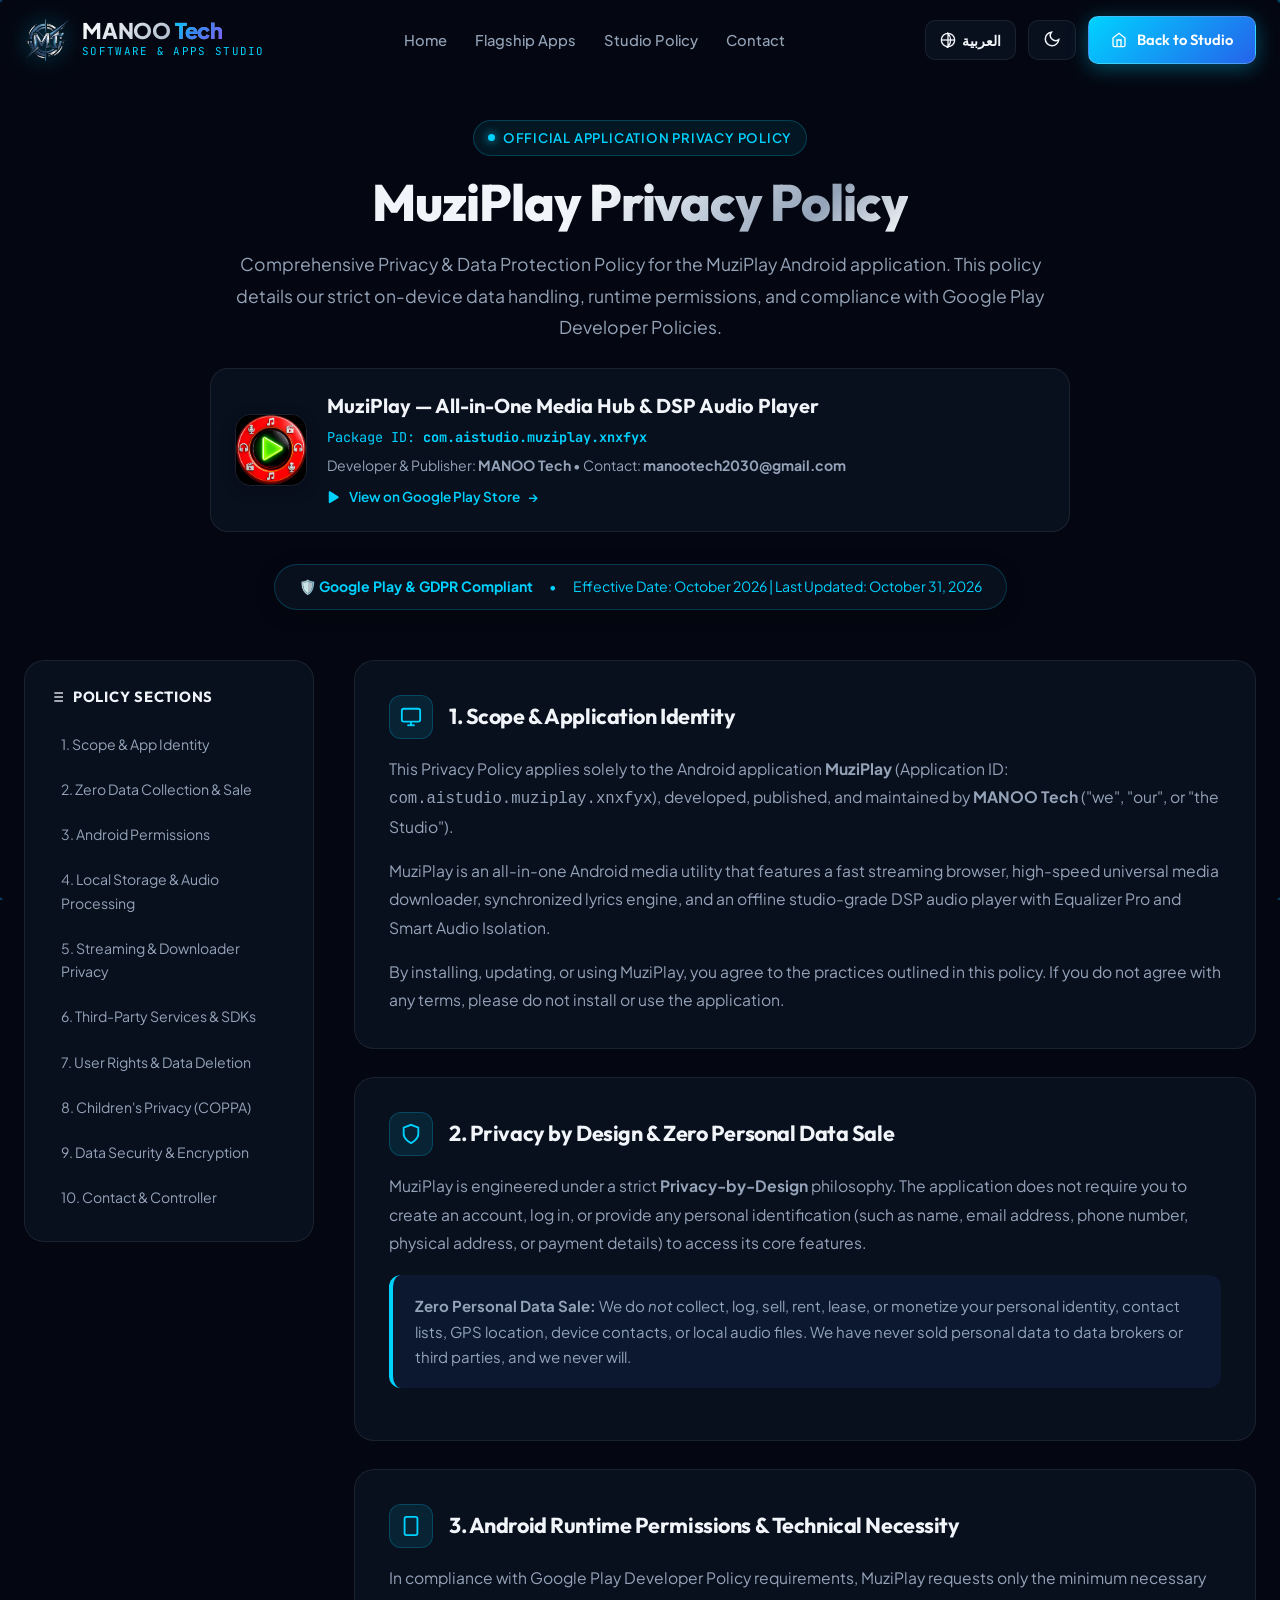
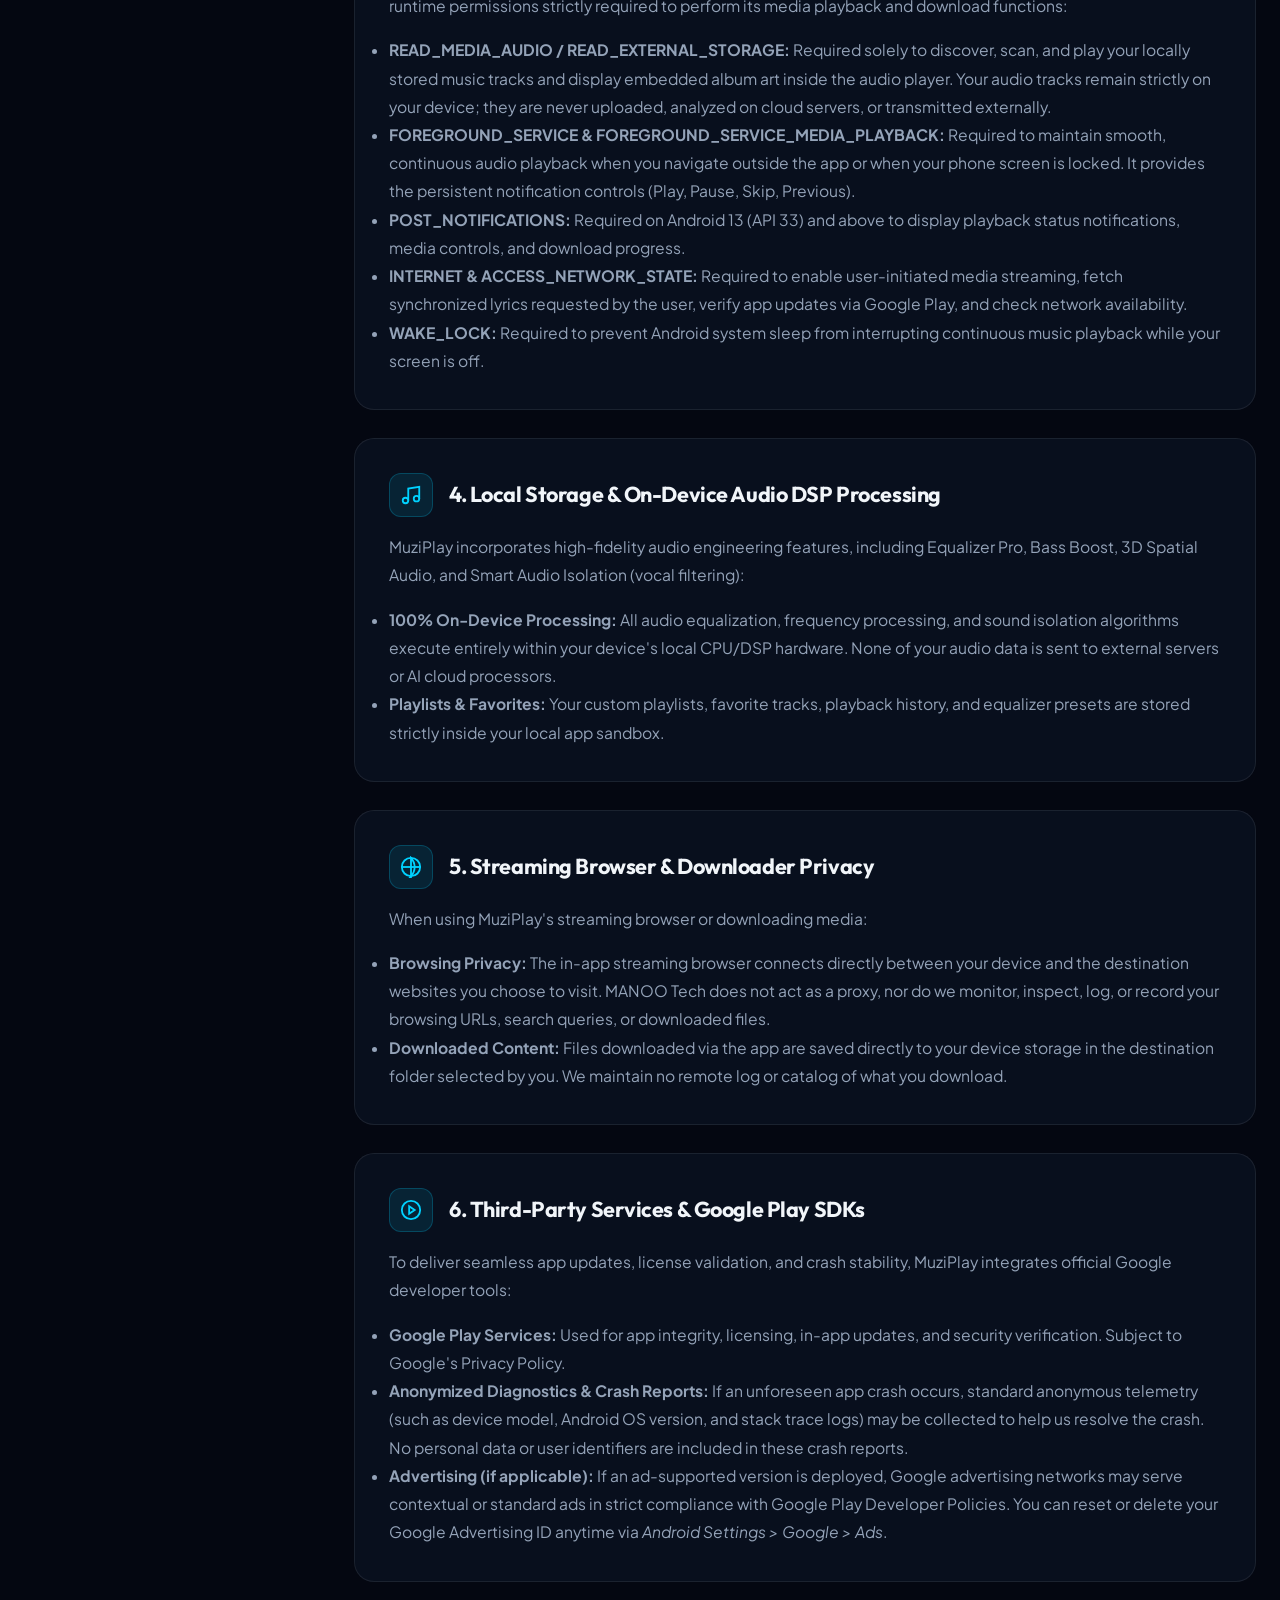
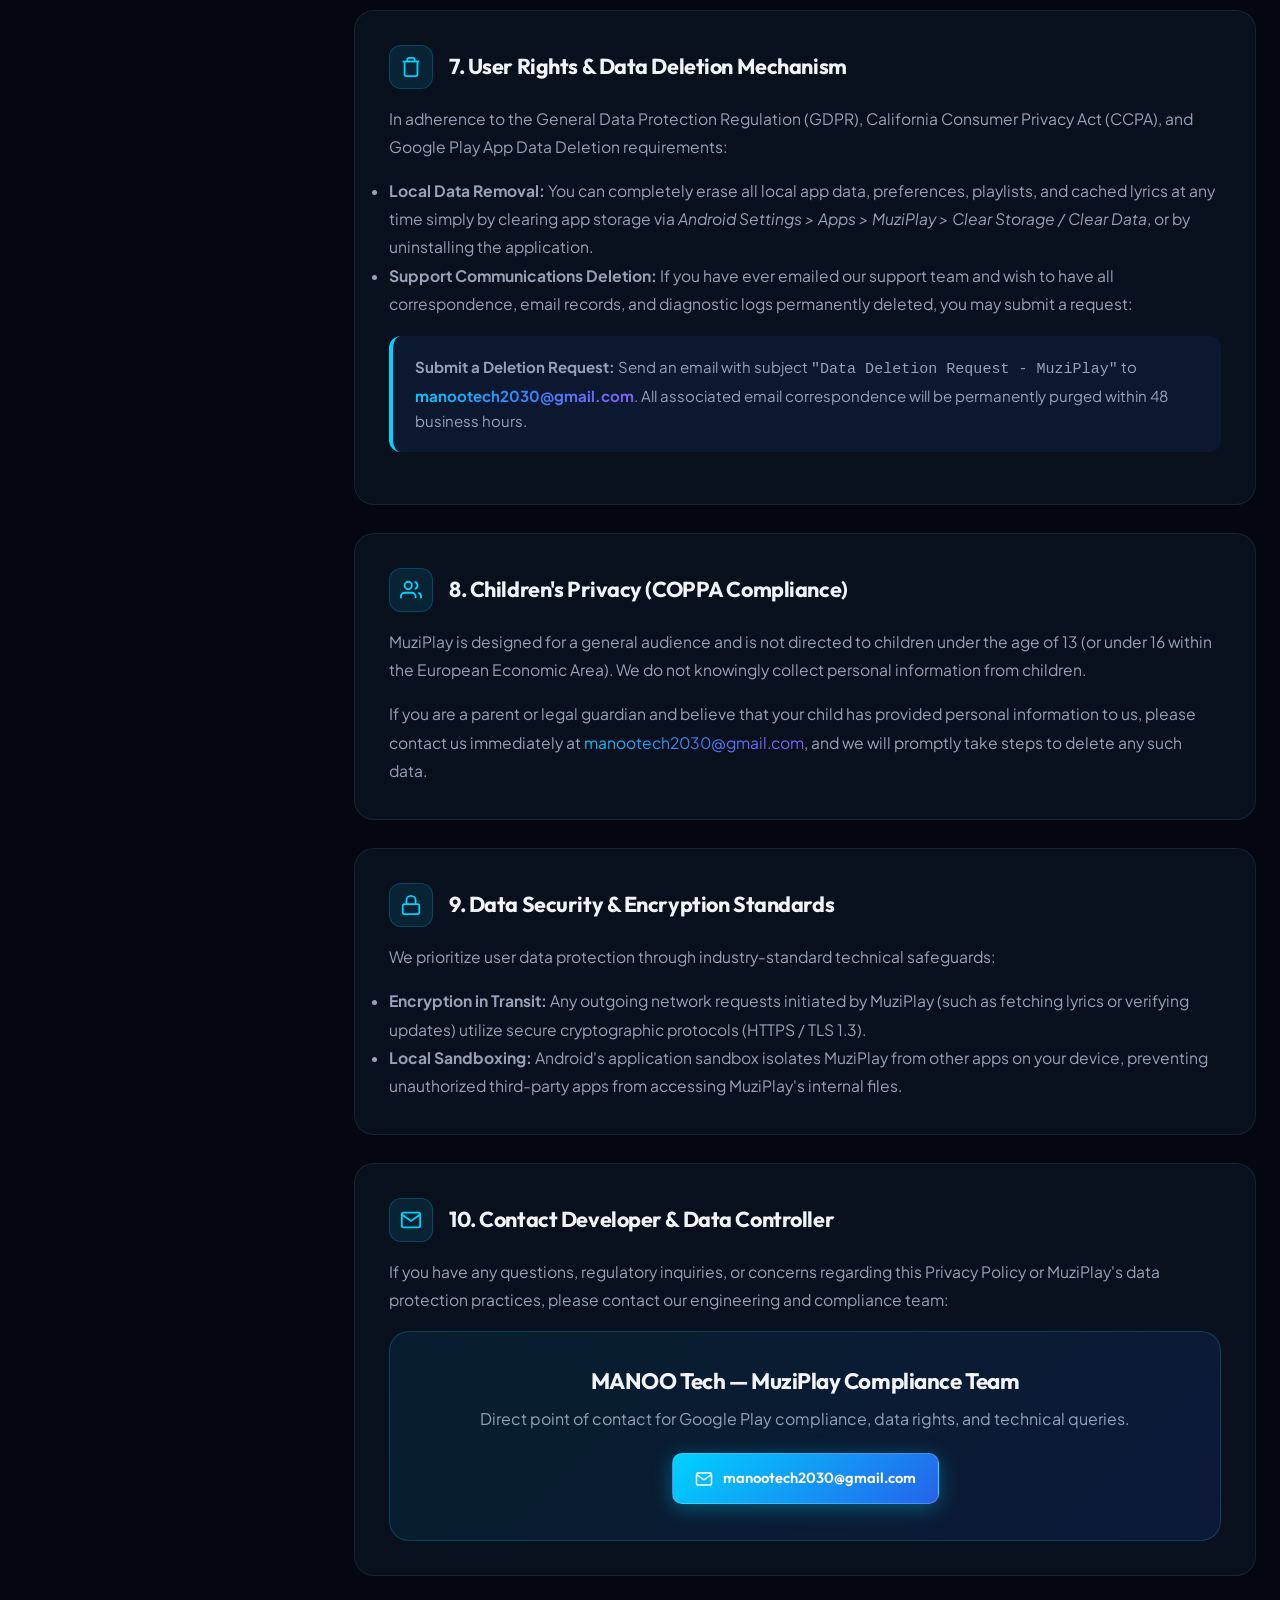
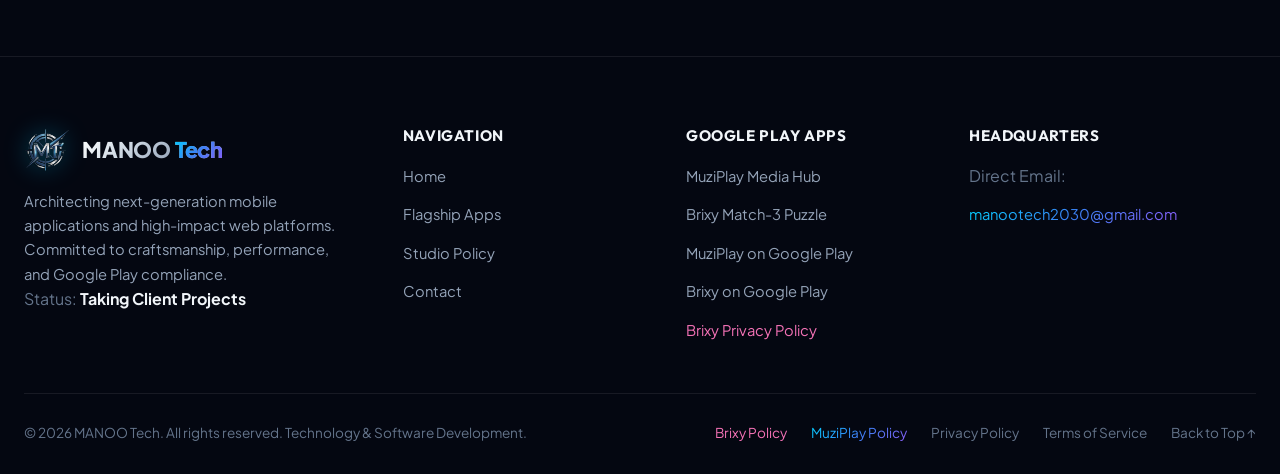
<file: muziplay-privacy.html>
<!DOCTYPE html>
<html lang="en" dir="ltr" data-theme="dark">
<head>
  <meta charset="UTF-8">
  <meta name="viewport" content="width=device-width, initial-scale=1.0">
  <title>Privacy Policy - MuziPlay | MANOO Tech</title>
  <meta name="description" content="Official Google Play Privacy Policy for MuziPlay (com.aistudio.muziplay.xnxfyx) developed by MANOO Tech. Transparent data handling, permissions, and security.">
  <meta name="robots" content="index, follow">

  <!-- Favicon -->
  <link rel="icon" type="image/png" href="assets/images/logo-icon.png">

  <!-- Google Fonts -->
  <link rel="preconnect" href="https://fonts.googleapis.com">
  <link rel="preconnect" href="https://fonts.gstatic.com" crossorigin>
  <link href="https://fonts.googleapis.com/css2?family=JetBrains+Mono:wght@400;500;700&family=Outfit:wght@400;500;600;700;800;900&family=Plus+Jakarta+Sans:wght@300;400;500;600;700;800&family=Cairo:wght@400;600;700;800;900&display=swap" rel="stylesheet">

  <!-- Main Stylesheet -->
  <link rel="stylesheet" href="style.css">

  <style>
    /* App-specific banner styling */
    .app-meta-card {
      display: flex;
      align-items: center;
      gap: 20px;
      background: var(--bg-card);
      border: 1px solid var(--border-glass);
      border-radius: 18px;
      padding: 20px 24px;
      margin: 0 auto 32px;
      max-width: 860px;
      text-align: left;
      box-shadow: var(--shadow-sm);
    }
    [dir="rtl"] .app-meta-card {
      text-align: right;
    }
    .app-meta-icon {
      width: 72px;
      height: 72px;
      border-radius: 16px;
      object-fit: cover;
      box-shadow: 0 4px 14px rgba(0, 0, 0, 0.25);
      border: 1px solid var(--border-glass);
      flex-shrink: 0;
    }
    .app-meta-details {
      flex: 1;
    }
    .app-meta-title {
      font-family: var(--font-heading);
      font-size: 1.25rem;
      font-weight: 700;
      color: var(--text-main);
      margin-bottom: 4px;
    }
    .app-meta-pkg {
      font-family: var(--font-mono);
      font-size: 0.85rem;
      color: var(--cyan-core);
      word-break: break-all;
      margin-bottom: 6px;
    }
    .app-meta-publisher {
      font-size: 0.88rem;
      color: var(--text-muted);
    }
    .app-meta-link {
      display: inline-flex;
      align-items: center;
      gap: 8px;
      margin-top: 8px;
      font-size: 0.85rem;
      font-weight: 600;
      color: var(--cyan-core);
      text-decoration: none;
    }
    .app-meta-link:hover {
      text-decoration: underline;
    }
    @media (max-width: 600px) {
      .app-meta-card {
        flex-direction: column;
        text-align: center;
        padding: 16px;
      }
      [dir="rtl"] .app-meta-card {
        text-align: center;
      }
    }
  </style>
</head>
<body>

  <!-- Particle Background Canvas -->
  <canvas id="matrixCanvas"></canvas>

  <!-- ==========================================================================
       Header / Navbar
       ========================================================================== -->
  <header class="site-header">
    <div class="container nav-wrap">
      
      <!-- Brand Logo -->
      <a href="index.html#home" class="brand-logo" id="nav-brand" aria-label="MANOO Tech Home">
        <img src="assets/images/logo-icon.png" alt="MANOO Tech Logo" class="brand-icon-img">
        <div class="brand-text-group" dir="ltr">
          <span class="brand-name" dir="ltr"><bdi>MANOO</bdi> <span class="gradient-cyan"><bdi>Tech</bdi></span></span>
          <span class="brand-tagline" dir="ltr"><bdi>Software &amp; Apps Studio</bdi></span>
        </div>
      </a>

      <!-- Navigation Links -->
      <nav aria-label="Main Navigation">
        <ul class="nav-links">
          <li><a href="index.html#home" class="nav-link" data-i18n="nav_home">Home</a></li>
          <li><a href="index.html#apps" class="nav-link" data-i18n="nav_apps">Flagship Apps</a></li>
          <li><a href="privacy.html" class="nav-link" data-i18n="nav_general_policy">General Policy</a></li>
          <li><a href="index.html#contact" class="nav-link" data-i18n="nav_contact">Contact</a></li>
        </ul>
      </nav>

      <!-- Action Utilities: Language Toggle & Theme Toggle -->
      <div class="nav-actions">
        <!-- Language Switcher -->
        <button class="nav-tool-btn" id="langToggleBtn" aria-label="Toggle Language" title="Switch Language">
          <svg width="16" height="16" viewBox="0 0 24 24" fill="none" stroke="currentColor" stroke-width="2">
            <circle cx="12" cy="12" r="10"></circle>
            <line x1="2" y1="12" x2="22" y2="12"></line>
            <path d="M12 2a15.3 15.3 0 0 1 4 10 15.3 15.3 0 0 1-4 10 15.3 15.3 0 0 1-4 10 15.3 15.3 0 0 1 4-10z"></path>
          </svg>
          <span id="langBtnText">العربية</span>
        </button>

        <!-- Theme Switcher -->
        <button class="nav-tool-btn" id="themeToggleBtn" aria-label="Toggle Dark/Light Mode">
          <span id="themeToggleIcon">
            <svg class="theme-toggle-icon" viewBox="0 0 24 24" fill="none" stroke="currentColor" stroke-width="2">
              <path d="M21 12.79A9 9 0 1 1 11.21 3 7 7 0 0 0 21 12.79z"></path>
            </svg>
          </span>
        </button>

        <!-- Back to Home CTA -->
        <a href="index.html" class="btn-primary" id="nav-cta-btn">
          <svg width="16" height="16" viewBox="0 0 24 24" fill="none" stroke="currentColor" stroke-width="2">
            <path d="M3 9l9-7 9 7v11a2 2 0 0 1-2 2H5a2 2 0 0 1-2-2z"/>
            <polyline points="9 22 9 12 15 12 15 22"/>
          </svg>
          <span data-i18n="policy_back_home">Back to Studio</span>
        </a>

        <button class="mobile-nav-toggle" aria-label="Toggle navigation menu">
          <svg width="24" height="24" viewBox="0 0 24 24" fill="none" stroke="currentColor" stroke-width="2">
            <line x1="3" y1="12" x2="21" y2="12"></line>
            <line x1="3" y1="6" x2="21" y2="6"></line>
            <line x1="3" y1="18" x2="21" y2="18"></line>
          </svg>
        </button>
      </div>
    </div>
  </header>

  <main>
    <!-- ==========================================================================
         Privacy Policy Main Section
         ========================================================================== -->
    <section class="privacy-page-section">
      <div class="container">

        <!-- Hero Header -->
        <div class="privacy-hero-wrap">
          <div class="section-badge">
            <span class="pulse-dot"></span>
            <span data-i18n="muzi_priv_badge">Official Application Privacy Policy</span>
          </div>
          <h1 class="privacy-hero-title" data-i18n="muzi_priv_hero_title">
            MuziPlay <span class="gradient-text">Privacy Policy</span>
          </h1>
          <p class="privacy-hero-desc" data-i18n="muzi_priv_hero_sub">
            Comprehensive Privacy &amp; Data Protection Policy for the MuziPlay Android application. This policy details our strict on-device data handling, runtime permissions, and compliance with Google Play Developer Policies.
          </p>

          <!-- App Metadata Summary Card -->
          <div class="app-meta-card">
            <img src="assets/images/muziplay-icon.jpg" alt="MuziPlay Official Icon" class="app-meta-icon">
            <div class="app-meta-details">
              <div class="app-meta-title">MuziPlay — All-in-One Media Hub &amp; DSP Audio Player</div>
              <div class="app-meta-pkg" dir="ltr">Package ID: <strong>com.aistudio.muziplay.xnxfyx</strong></div>
              <div class="app-meta-publisher" data-i18n="muzi_priv_pub">Developer &amp; Publisher: <strong>MANOO Tech</strong> • Contact: <strong>manootech2030@gmail.com</strong></div>
              <a href="https://play.google.com/store/apps/details?id=com.aistudio.muziplay.xnxfyx" target="_blank" rel="noopener noreferrer" class="app-meta-link">
                <svg width="14" height="14" viewBox="0 0 24 24" fill="currentColor">
                  <path d="M3 20.5v-17c0-.83.67-1.5 1.5-1.5.34 0 .66.12.92.34L19.5 11.2c.67.45.85 1.35.4 2.02-.1.15-.24.28-.4.38L5.42 22.16c-.26.22-.58.34-.92.34-.83 0-1.5-.67-1.5-1.5z"/>
                </svg>
                <span data-i18n="muzi_priv_view_play">View on Google Play Store</span> &rarr;
              </a>
            </div>
          </div>

          <div class="privacy-meta-bar">
            <span>🛡️ <strong data-i18n="policy_meta_compliance">Google Play &amp; GDPR Compliant</strong></span>
            <span>•</span>
            <span data-i18n="muzi_priv_last_updated">Effective Date: October 2026 | Last Updated: October 31, 2026</span>
          </div>
        </div>

        <!-- Privacy Grid Layout: Sticky TOC + Content Stream -->
        <div class="privacy-layout">
          
          <!-- Sticky Sidebar TOC (Desktop) -->
          <aside class="privacy-sidebar">
            <div class="privacy-toc-title">
              <svg width="16" height="16" viewBox="0 0 24 24" fill="none" stroke="currentColor" stroke-width="2">
                <line x1="8" y1="6" x2="21" y2="6"></line>
                <line x1="8" y1="12" x2="21" y2="12"></line>
                <line x1="8" y1="18" x2="21" y2="18"></line>
                <line x1="3" y1="6" x2="3.01" y2="6"></line>
                <line x1="3" y1="12" x2="3.01" y2="12"></line>
                <line x1="3" y1="18" x2="3.01" y2="18"></line>
              </svg>
              <span data-i18n="policy_toc_heading">Policy Sections</span>
            </div>
            <ul class="privacy-toc-list">
              <li><a href="#sec-scope" class="privacy-toc-link" data-i18n="muzi_toc_1">1. Scope &amp; App Identity</a></li>
              <li><a href="#sec-zero-data" class="privacy-toc-link" data-i18n="muzi_toc_2">2. Zero Data Collection &amp; Sale</a></li>
              <li><a href="#sec-permissions" class="privacy-toc-link" data-i18n="muzi_toc_3">3. Android Permissions</a></li>
              <li><a href="#sec-media" class="privacy-toc-link" data-i18n="muzi_toc_4">4. Local Storage &amp; Audio Processing</a></li>
              <li><a href="#sec-browser" class="privacy-toc-link" data-i18n="muzi_toc_5">5. Streaming &amp; Downloader Privacy</a></li>
              <li><a href="#sec-third-party" class="privacy-toc-link" data-i18n="muzi_toc_6">6. Third-Party Services &amp; SDKs</a></li>
              <li><a href="#sec-deletion" class="privacy-toc-link" data-i18n="muzi_toc_7">7. User Rights &amp; Data Deletion</a></li>
              <li><a href="#sec-children" class="privacy-toc-link" data-i18n="muzi_toc_8">8. Children's Privacy (COPPA)</a></li>
              <li><a href="#sec-security" class="privacy-toc-link" data-i18n="muzi_toc_9">9. Data Security &amp; Encryption</a></li>
              <li><a href="#sec-contact" class="privacy-toc-link" data-i18n="muzi_toc_10">10. Contact &amp; Controller</a></li>
            </ul>
          </aside>

          <!-- Main Policy Stream -->
          <div class="privacy-content-stream">

            <!-- Card 1: Scope & Application Identification -->
            <article class="policy-card" id="sec-scope">
              <div class="policy-card-header">
                <div class="policy-card-icon">
                  <svg width="22" height="22" viewBox="0 0 24 24" fill="none" stroke="currentColor" stroke-width="2">
                    <rect x="2" y="3" width="20" height="14" rx="2" ry="2"></rect>
                    <line x1="8" y1="21" x2="16" y2="21"></line>
                    <line x1="12" y1="17" x2="12" y2="21"></line>
                  </svg>
                </div>
                <h2 class="policy-card-title" data-i18n="muzi_sec1_title">1. Scope &amp; Application Identity</h2>
              </div>
              <div class="policy-card-body" data-i18n="muzi_sec1_body">
                <p>
                  This Privacy Policy applies solely to the Android application <strong>MuziPlay</strong> (Application ID: <code>com.aistudio.muziplay.xnxfyx</code>), developed, published, and maintained by <strong>MANOO Tech</strong> ("we", "our", or "the Studio").
                </p>
                <p>
                  MuziPlay is an all-in-one Android media utility that features a fast streaming browser, high-speed universal media downloader, synchronized lyrics engine, and an offline studio-grade DSP audio player with Equalizer Pro and Smart Audio Isolation.
                </p>
                <p>
                  By installing, updating, or using MuziPlay, you agree to the practices outlined in this policy. If you do not agree with any terms, please do not install or use the application.
                </p>
              </div>
            </article>

            <!-- Card 2: Zero Personal Data Sale & Privacy by Design -->
            <article class="policy-card" id="sec-zero-data">
              <div class="policy-card-header">
                <div class="policy-card-icon">
                  <svg width="22" height="22" viewBox="0 0 24 24" fill="none" stroke="currentColor" stroke-width="2">
                    <path d="M12 22s8-4 8-10V5l-8-3-8 3v7c0 6 8 10 8 10z"></path>
                  </svg>
                </div>
                <h2 class="policy-card-title" data-i18n="muzi_sec2_title">2. Privacy by Design &amp; Zero Personal Data Sale</h2>
              </div>
              <div class="policy-card-body" data-i18n="muzi_sec2_body">
                <p>
                  MuziPlay is engineered under a strict <strong>Privacy-by-Design</strong> philosophy. The application does not require you to create an account, log in, or provide any personal identification (such as name, email address, phone number, physical address, or payment details) to access its core features.
                </p>
                <div class="policy-highlight-box">
                  <strong>Zero Personal Data Sale:</strong> We do <em>not</em> collect, log, sell, rent, lease, or monetize your personal identity, contact lists, GPS location, device contacts, or local audio files. We have never sold personal data to data brokers or third parties, and we never will.
                </div>
              </div>
            </article>

            <!-- Card 3: Android Device Permissions -->
            <article class="policy-card" id="sec-permissions">
              <div class="policy-card-header">
                <div class="policy-card-icon">
                  <svg width="22" height="22" viewBox="0 0 24 24" fill="none" stroke="currentColor" stroke-width="2">
                    <rect x="5" y="2" width="14" height="20" rx="2" ry="2"></rect>
                    <line x1="12" y1="18" x2="12.01" y2="18"></line>
                  </svg>
                </div>
                <h2 class="policy-card-title" data-i18n="muzi_sec3_title">3. Android Runtime Permissions &amp; Technical Necessity</h2>
              </div>
              <div class="policy-card-body" data-i18n="muzi_sec3_body">
                <p>
                  In compliance with Google Play Developer Policy requirements, MuziPlay requests only the minimum necessary runtime permissions strictly required to perform its media playback and download functions:
                </p>
                <ul>
                  <li>
                    <strong>READ_MEDIA_AUDIO / READ_EXTERNAL_STORAGE:</strong>
                    Required solely to discover, scan, and play your locally stored music tracks and display embedded album art inside the audio player. Your audio tracks remain strictly on your device; they are never uploaded, analyzed on cloud servers, or transmitted externally.
                  </li>
                  <li>
                    <strong>FOREGROUND_SERVICE &amp; FOREGROUND_SERVICE_MEDIA_PLAYBACK:</strong>
                    Required to maintain smooth, continuous audio playback when you navigate outside the app or when your phone screen is locked. It provides the persistent notification controls (Play, Pause, Skip, Previous).
                  </li>
                  <li>
                    <strong>POST_NOTIFICATIONS:</strong>
                    Required on Android 13 (API 33) and above to display playback status notifications, media controls, and download progress.
                  </li>
                  <li>
                    <strong>INTERNET &amp; ACCESS_NETWORK_STATE:</strong>
                    Required to enable user-initiated media streaming, fetch synchronized lyrics requested by the user, verify app updates via Google Play, and check network availability.
                  </li>
                  <li>
                    <strong>WAKE_LOCK:</strong>
                    Required to prevent Android system sleep from interrupting continuous music playback while your screen is off.
                  </li>
                </ul>
              </div>
            </article>

            <!-- Card 4: Local Storage & Audio DSP Processing -->
            <article class="policy-card" id="sec-media">
              <div class="policy-card-header">
                <div class="policy-card-icon">
                  <svg width="22" height="22" viewBox="0 0 24 24" fill="none" stroke="currentColor" stroke-width="2">
                    <path d="M9 18V5l12-2v13"></path>
                    <circle cx="6" cy="18" r="3"></circle>
                    <circle cx="18" cy="16" r="3"></circle>
                  </svg>
                </div>
                <h2 class="policy-card-title" data-i18n="muzi_sec4_title">4. Local Storage &amp; On-Device Audio DSP Processing</h2>
              </div>
              <div class="policy-card-body" data-i18n="muzi_sec4_body">
                <p>
                  MuziPlay incorporates high-fidelity audio engineering features, including Equalizer Pro, Bass Boost, 3D Spatial Audio, and Smart Audio Isolation (vocal filtering):
                </p>
                <ul>
                  <li><strong>100% On-Device Processing:</strong> All audio equalization, frequency processing, and sound isolation algorithms execute entirely within your device's local CPU/DSP hardware. None of your audio data is sent to external servers or AI cloud processors.</li>
                  <li><strong>Playlists &amp; Favorites:</strong> Your custom playlists, favorite tracks, playback history, and equalizer presets are stored strictly inside your local app sandbox.</li>
                </ul>
              </div>
            </article>

            <!-- Card 5: Streaming & Downloader Privacy -->
            <article class="policy-card" id="sec-browser">
              <div class="policy-card-header">
                <div class="policy-card-icon">
                  <svg width="22" height="22" viewBox="0 0 24 24" fill="none" stroke="currentColor" stroke-width="2">
                    <circle cx="12" cy="12" r="10"></circle>
                    <line x1="2" y1="12" x2="22" y2="12"></line>
                    <path d="M12 2a15.3 15.3 0 0 1 4 10 15.3 15.3 0 0 1-4 10 15.3 15.3 0 0 1-4 10 15.3 15.3 0 0 1 4-10z"></path>
                  </svg>
                </div>
                <h2 class="policy-card-title" data-i18n="muzi_sec5_title">5. Streaming Browser &amp; Downloader Privacy</h2>
              </div>
              <div class="policy-card-body" data-i18n="muzi_sec5_body">
                <p>
                  When using MuziPlay's streaming browser or downloading media:
                </p>
                <ul>
                  <li><strong>Browsing Privacy:</strong> The in-app streaming browser connects directly between your device and the destination websites you choose to visit. MANOO Tech does not act as a proxy, nor do we monitor, inspect, log, or record your browsing URLs, search queries, or downloaded files.</li>
                  <li><strong>Downloaded Content:</strong> Files downloaded via the app are saved directly to your device storage in the destination folder selected by you. We maintain no remote log or catalog of what you download.</li>
                </ul>
              </div>
            </article>

            <!-- Card 6: Third-Party SDKs & Diagnostics -->
            <article class="policy-card" id="sec-third-party">
              <div class="policy-card-header">
                <div class="policy-card-icon">
                  <svg width="22" height="22" viewBox="0 0 24 24" fill="none" stroke="currentColor" stroke-width="2">
                    <circle cx="12" cy="12" r="10"></circle>
                    <polygon points="10 8 16 12 10 16 10 8"></polygon>
                  </svg>
                </div>
                <h2 class="policy-card-title" data-i18n="muzi_sec6_title">6. Third-Party Services &amp; Google Play SDKs</h2>
              </div>
              <div class="policy-card-body" data-i18n="muzi_sec6_body">
                <p>
                  To deliver seamless app updates, license validation, and crash stability, MuziPlay integrates official Google developer tools:
                </p>
                <ul>
                  <li><strong>Google Play Services:</strong> Used for app integrity, licensing, in-app updates, and security verification. Subject to the <a href="https://policies.google.com/privacy" target="_blank" rel="noopener" class="gradient-cyan">Google Privacy Policy</a>.</li>
                  <li><strong>Anonymized Diagnostics &amp; Crash Reports:</strong> If an unforeseen app crash occurs, standard anonymous telemetry (such as device model, Android OS version, and stack trace logs) may be collected to help us resolve the crash. No personal data or user identifiers are included in these crash reports.</li>
                  <li><strong>Advertising (if applicable):</strong> If an ad-supported version is deployed, Google advertising networks may serve contextual or standard ads in strict compliance with Google Play Developer Policies. You can reset or delete your Google Advertising ID anytime via <em>Android Settings &gt; Google &gt; Ads</em>.</li>
                </ul>
              </div>
            </article>

            <!-- Card 7: User Rights & Data Deletion -->
            <article class="policy-card" id="sec-deletion">
              <div class="policy-card-header">
                <div class="policy-card-icon">
                  <svg width="22" height="22" viewBox="0 0 24 24" fill="none" stroke="currentColor" stroke-width="2">
                    <polyline points="3 6 5 6 21 6"></polyline>
                    <path d="M19 6v14a2 2 0 0 1-2 2H7a2 2 0 0 1-2-2V6m3 0V4a2 2 0 0 1 2-2h4a2 2 0 0 1 2 2v2"></path>
                  </svg>
                </div>
                <h2 class="policy-card-title" data-i18n="muzi_sec7_title">7. User Rights &amp; Data Deletion Mechanism</h2>
              </div>
              <div class="policy-card-body" data-i18n="muzi_sec7_body">
                <p>
                  In adherence to the General Data Protection Regulation (GDPR), California Consumer Privacy Act (CCPA), and Google Play App Data Deletion requirements:
                </p>
                <ul>
                  <li><strong>Local Data Removal:</strong> You can completely erase all local app data, preferences, playlists, and cached lyrics at any time simply by clearing app storage via <em>Android Settings &gt; Apps &gt; MuziPlay &gt; Clear Storage / Clear Data</em>, or by uninstalling the application.</li>
                  <li><strong>Support Communications Deletion:</strong> If you have ever emailed our support team and wish to have all correspondence, email records, and diagnostic logs permanently deleted, you may submit a request:</li>
                </ul>
                <div class="policy-highlight-box">
                  <strong>Submit a Deletion Request:</strong> Send an email with subject <code>"Data Deletion Request - MuziPlay"</code> to <a href="mailto:manootech2030@gmail.com?subject=Data%20Deletion%20Request%20-%20MuziPlay" class="gradient-cyan"><strong>manootech2030@gmail.com</strong></a>. All associated email correspondence will be permanently purged within 48 business hours.
                </div>
              </div>
            </article>

            <!-- Card 8: Children's Privacy -->
            <article class="policy-card" id="sec-children">
              <div class="policy-card-header">
                <div class="policy-card-icon">
                  <svg width="22" height="22" viewBox="0 0 24 24" fill="none" stroke="currentColor" stroke-width="2">
                    <path d="M17 21v-2a4 4 0 0 0-4-4H5a4 4 0 0 0-4 4v2"></path>
                    <circle cx="9" cy="7" r="4"></circle>
                    <path d="M23 21v-2a4 4 0 0 0-3-3.87"></path>
                    <path d="M16 3.13a4 4 0 0 1 0 7.75"></path>
                  </svg>
                </div>
                <h2 class="policy-card-title" data-i18n="muzi_sec8_title">8. Children's Privacy (COPPA Compliance)</h2>
              </div>
              <div class="policy-card-body" data-i18n="muzi_sec8_body">
                <p>
                  MuziPlay is designed for a general audience and is not directed to children under the age of 13 (or under 16 within the European Economic Area). We do not knowingly collect personal information from children.
                </p>
                <p>
                  If you are a parent or legal guardian and believe that your child has provided personal information to us, please contact us immediately at <a href="mailto:manootech2030@gmail.com" class="gradient-cyan">manootech2030@gmail.com</a>, and we will promptly take steps to delete any such data.
                </p>
              </div>
            </article>

            <!-- Card 9: Data Security & Encryption Standards -->
            <article class="policy-card" id="sec-security">
              <div class="policy-card-header">
                <div class="policy-card-icon">
                  <svg width="22" height="22" viewBox="0 0 24 24" fill="none" stroke="currentColor" stroke-width="2">
                    <rect x="3" y="11" width="18" height="11" rx="2" ry="2"></rect>
                    <path d="M7 11V7a5 5 0 0 1 10 0v4"></path>
                  </svg>
                </div>
                <h2 class="policy-card-title" data-i18n="muzi_sec9_title">9. Data Security &amp; Encryption Standards</h2>
              </div>
              <div class="policy-card-body" data-i18n="muzi_sec9_body">
                <p>
                  We prioritize user data protection through industry-standard technical safeguards:
                </p>
                <ul>
                  <li><strong>Encryption in Transit:</strong> Any outgoing network requests initiated by MuziPlay (such as fetching lyrics or verifying updates) utilize secure cryptographic protocols (HTTPS / TLS 1.3).</li>
                  <li><strong>Local Sandboxing:</strong> Android's application sandbox isolates MuziPlay from other apps on your device, preventing unauthorized third-party apps from accessing MuziPlay's internal files.</li>
                </ul>
              </div>
            </article>

            <!-- Card 10: Official Contact & Developer Information -->
            <article class="policy-card" id="sec-contact">
              <div class="policy-card-header">
                <div class="policy-card-icon">
                  <svg width="22" height="22" viewBox="0 0 24 24" fill="none" stroke="currentColor" stroke-width="2">
                    <path d="M4 4h16c1.1 0 2 .9 2 2v12c0 1.1-.9 2-2 2H4c-1.1 0-2-.9-2-2V6c0-1.1.9-2 2-2z"></path>
                    <polyline points="22,6 12,13 2,6"></polyline>
                  </svg>
                </div>
                <h2 class="policy-card-title" data-i18n="muzi_sec10_title">10. Contact Developer &amp; Data Controller</h2>
              </div>
              <div class="policy-card-body" data-i18n="muzi_sec10_body">
                <p>
                  If you have any questions, regulatory inquiries, or concerns regarding this Privacy Policy or MuziPlay's data protection practices, please contact our engineering and compliance team:
                </p>
                <div class="policy-contact-banner">
                  <h4 data-i18n="muzi_contact_banner_title">MANOO Tech — MuziPlay Compliance Team</h4>
                  <p data-i18n="muzi_contact_banner_sub">Direct point of contact for Google Play compliance, data rights, and technical queries.</p>
                  <a href="mailto:manootech2030@gmail.com?subject=MuziPlay%20Privacy%20Inquiry" class="btn-primary">
                    <svg width="18" height="18" viewBox="0 0 24 24" fill="none" stroke="currentColor" stroke-width="2">
                      <path d="M4 4h16c1.1 0 2 .9 2 2v12c0 1.1-.9 2-2 2H4c-1.1 0-2-.9-2-2V6c0-1.1.9-2 2-2z"/>
                      <polyline points="22,6 12,13 2,6"/>
                    </svg>
                    <span>manootech2030@gmail.com</span>
                  </a>
                </div>
              </div>
            </article>

          </div>
        </div>

      </div>
    </section>
  </main>

  <!-- ==========================================================================
       Site Footer
       ========================================================================== -->
  <footer class="site-footer">
    <div class="container footer-container">
      
      <div class="footer-main-grid">
        
        <!-- Col 1: Brand Info -->
        <div class="footer-brand-summary">
          <a href="index.html#home" class="brand-logo" aria-label="MANOO Tech">
            <img src="assets/images/logo-icon.png" alt="MANOO Tech Logo" class="brand-icon-img">
            <span class="brand-name">
              <bdi dir="ltr">MANOO</bdi> <span class="gradient-cyan"><bdi dir="ltr">Tech</bdi></span>
            </span>
          </a>
          <p data-i18n="footer_summary">
            Architecting next-generation mobile applications and high-impact web platforms. Committed to craftsmanship, performance, and Google Play compliance.
          </p>
          <div class="footer-status-pill">
            <span class="status-indicator-dot"></span>
            <span style="color: var(--text-dim);" data-i18n="footer_status_label">Studio Status:</span>
            <strong data-i18n="footer_status_val">Open for Innovation</strong>
          </div>
        </div>

        <!-- Col 2: Navigation -->
        <div>
          <h4 class="footer-col-title" data-i18n="footer_nav_title">Navigation</h4>
          <ul class="footer-nav-list">
            <li><a href="index.html#home" data-i18n="nav_home">Home Overview</a></li>
            <li><a href="index.html#apps" data-i18n="nav_apps">Flagship Applications</a></li>
            <li><a href="privacy.html" data-i18n="nav_general_policy">Studio General Policy</a></li>
            <li><a href="index.html#contact" data-i18n="nav_contact">Get In Touch</a></li>
          </ul>
        </div>

        <!-- Col 3: Flagship Products -->
        <div>
          <h4 class="footer-col-title" data-i18n="footer_apps_title">Google Play Apps</h4>
          <ul class="footer-nav-list">
            <li><a href="index.html#app-muziplay">MuziPlay Media Hub</a></li>
            <li><a href="index.html#app-brixy">Brixy Match-3 Puzzle</a></li>
            <li><a href="https://play.google.com/store/apps/details?id=com.aistudio.muziplay.xnxfyx" target="_blank" rel="noopener">MuziPlay on Google Play</a></li>
            <li><a href="https://play.google.com/store/apps/details?id=com.aistudio.brixy.kwxyzq" target="_blank" rel="noopener">Brixy on Google Play</a></li>
            <li><a href="brixy-privacy.html" style="color: #f472b6;">Brixy Privacy Policy</a></li>
          </ul>
        </div>

        <!-- Col 4: Contact info -->
        <div>
          <h4 class="footer-col-title" data-i18n="footer_hq_title">Headquarters</h4>
          <ul class="footer-nav-list">
            <li><span style="color: var(--text-dim);" data-i18n="footer_email_label">Direct Email:</span></li>
            <li><a href="mailto:manootech2030@gmail.com" class="gradient-cyan">manootech2030@gmail.com</a></li>
          </ul>
        </div>

      </div>

      <!-- Bottom Bar -->
      <div class="footer-bottom-bar">
        <div data-i18n="footer_rights">
          © 2026 MANOO Tech. All rights reserved. Technology &amp; Software Development.
        </div>
        <div class="footer-legal-links">
          <a href="brixy-privacy.html" style="color: #f472b6;">Brixy Policy</a>
          <a href="muziplay-privacy.html" class="gradient-cyan">MuziPlay Policy</a>
          <a href="privacy.html" data-i18n="footer_privacy">Studio Policy</a>
          <a href="privacy.html#terms" data-i18n="footer_terms">Terms of Service</a>
          <a href="#" data-i18n="footer_top">Back to Top ↑</a>
        </div>
      </div>

    </div>
  </footer>

  <!-- Master Script -->
  <script src="script.js"></script>
</body>
</html>
</file>
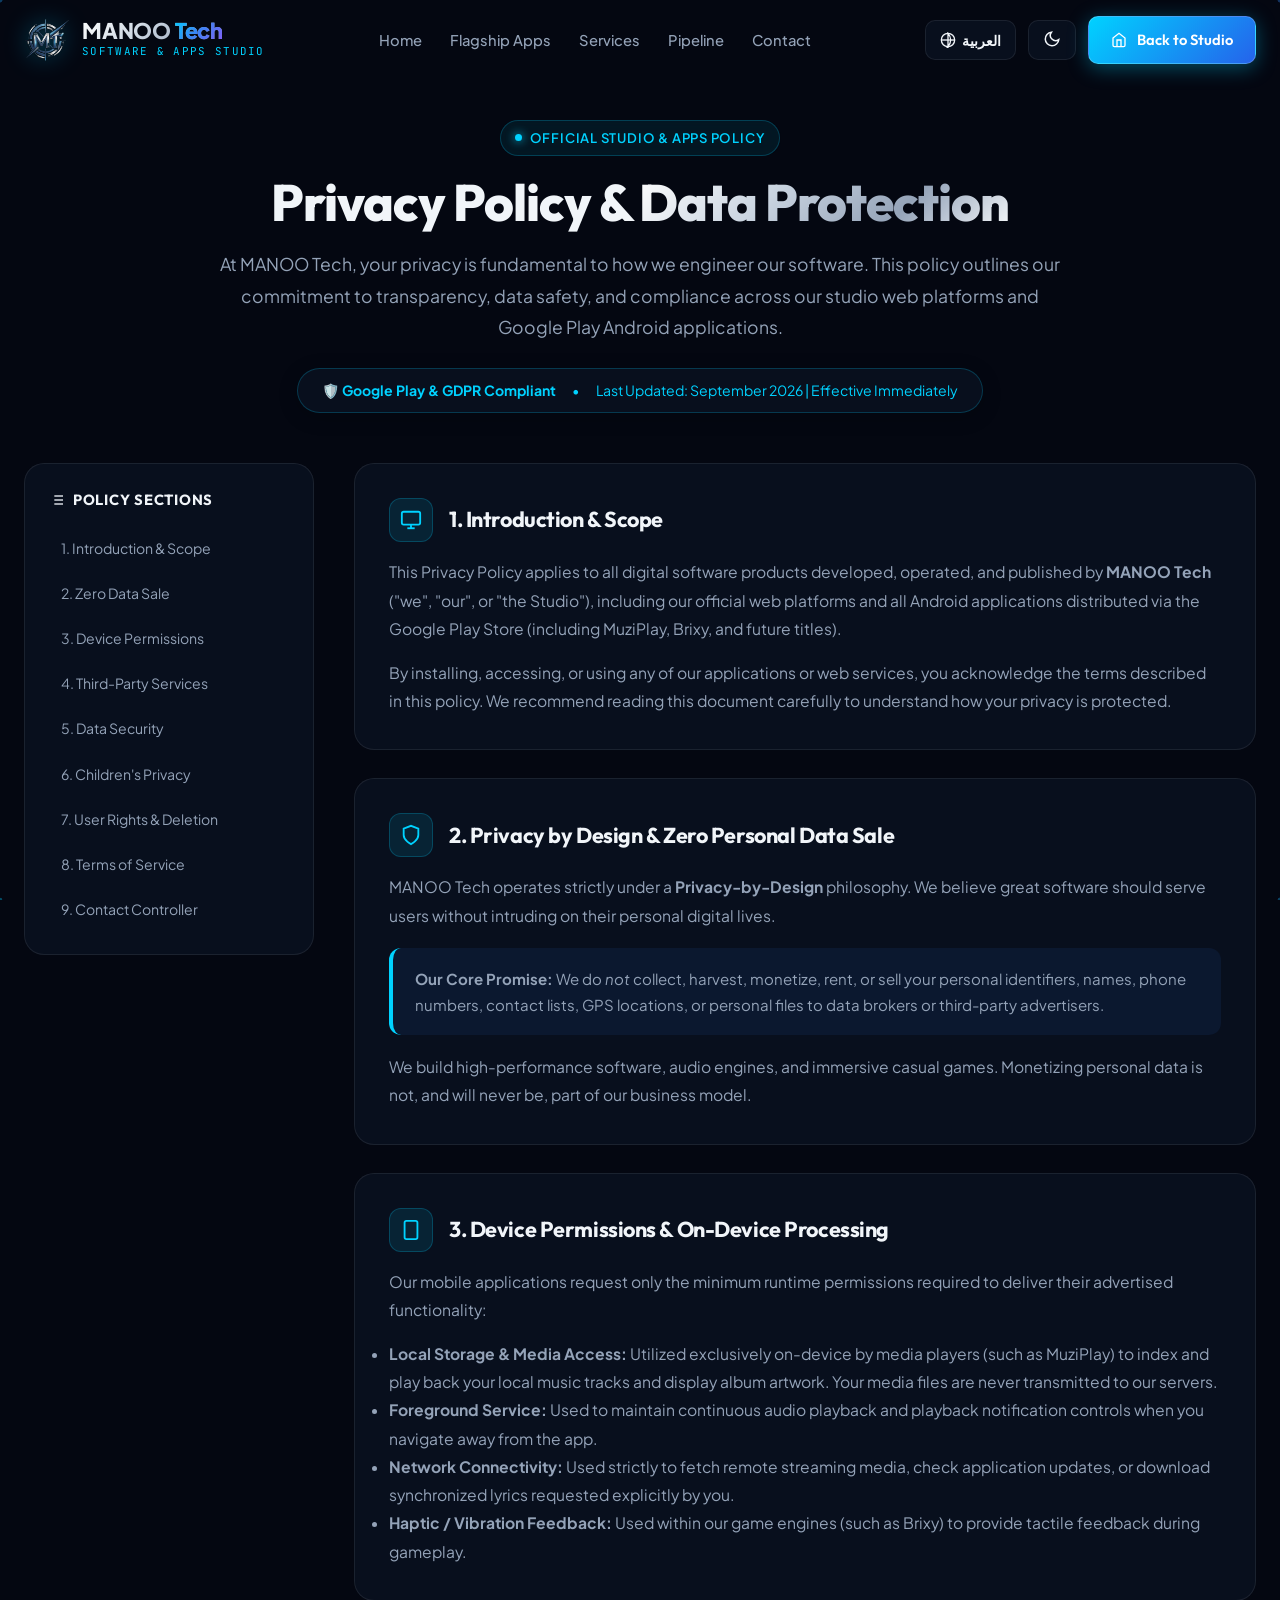
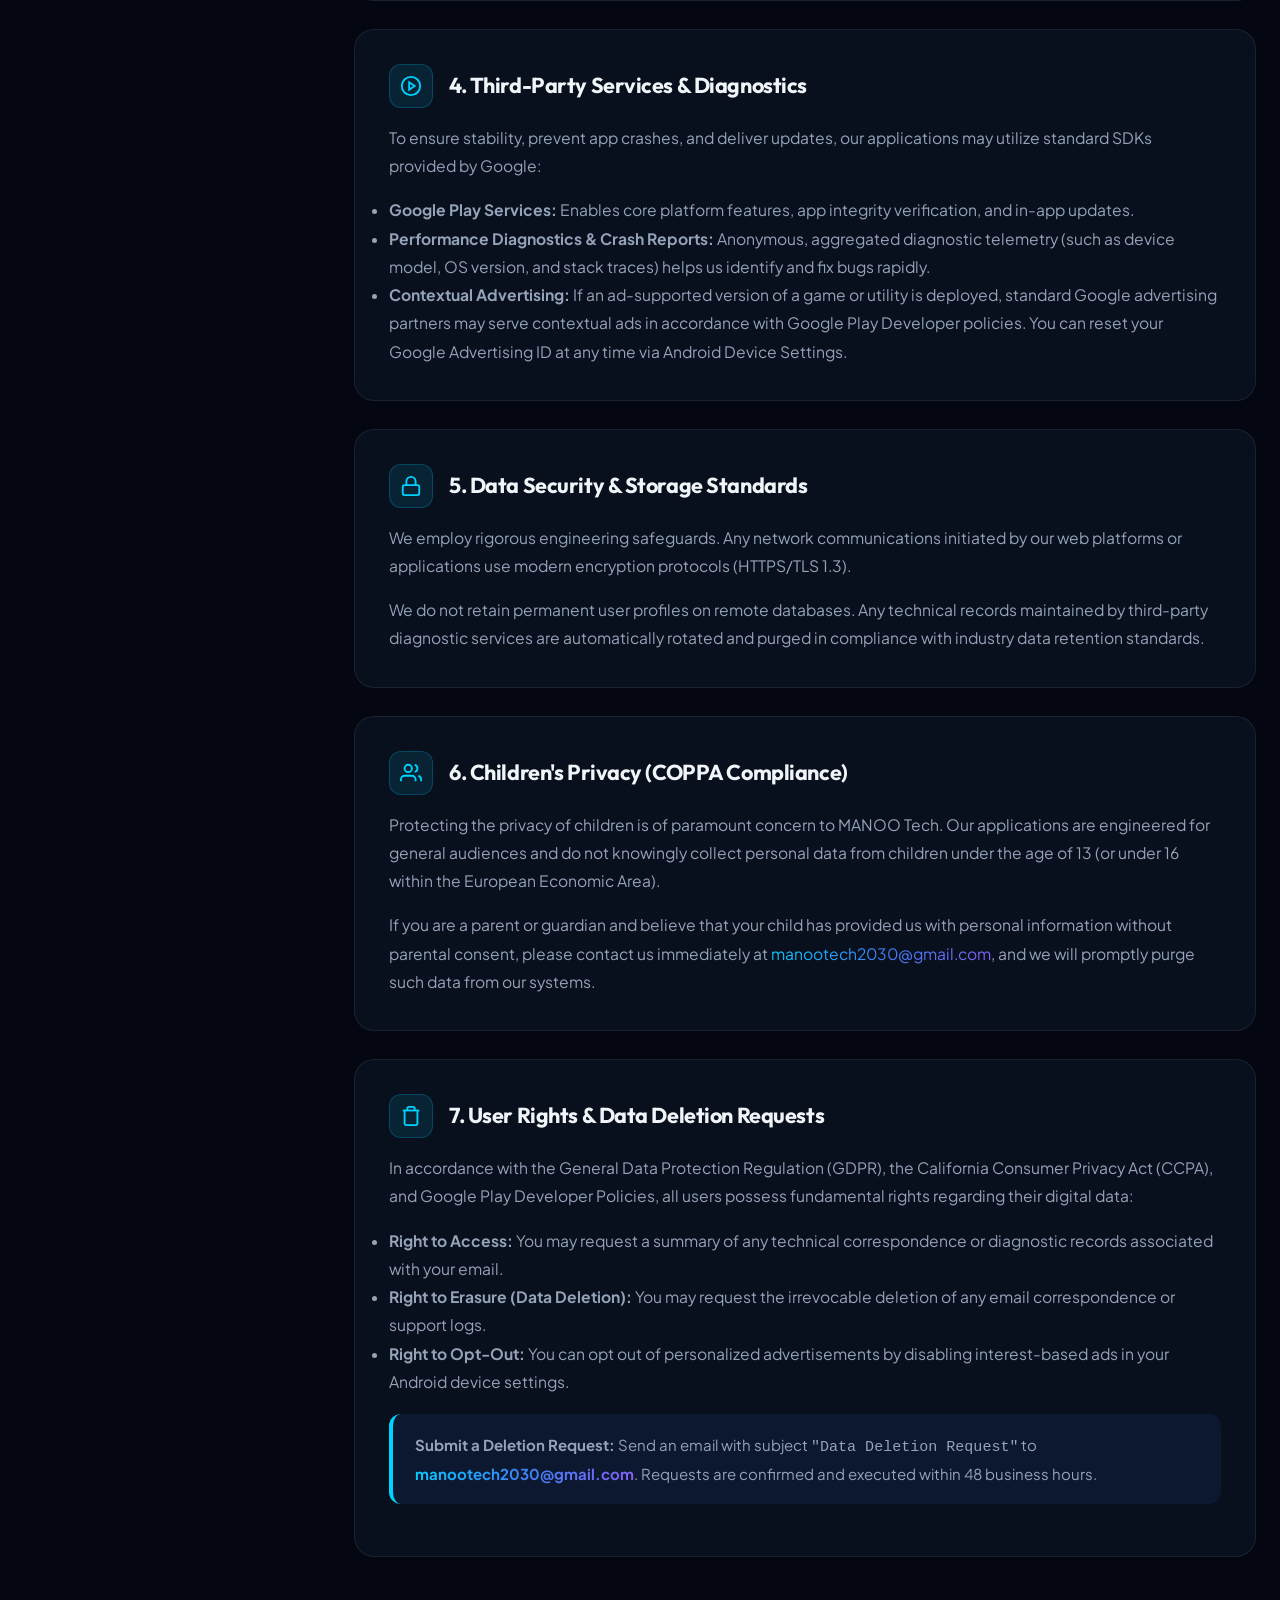
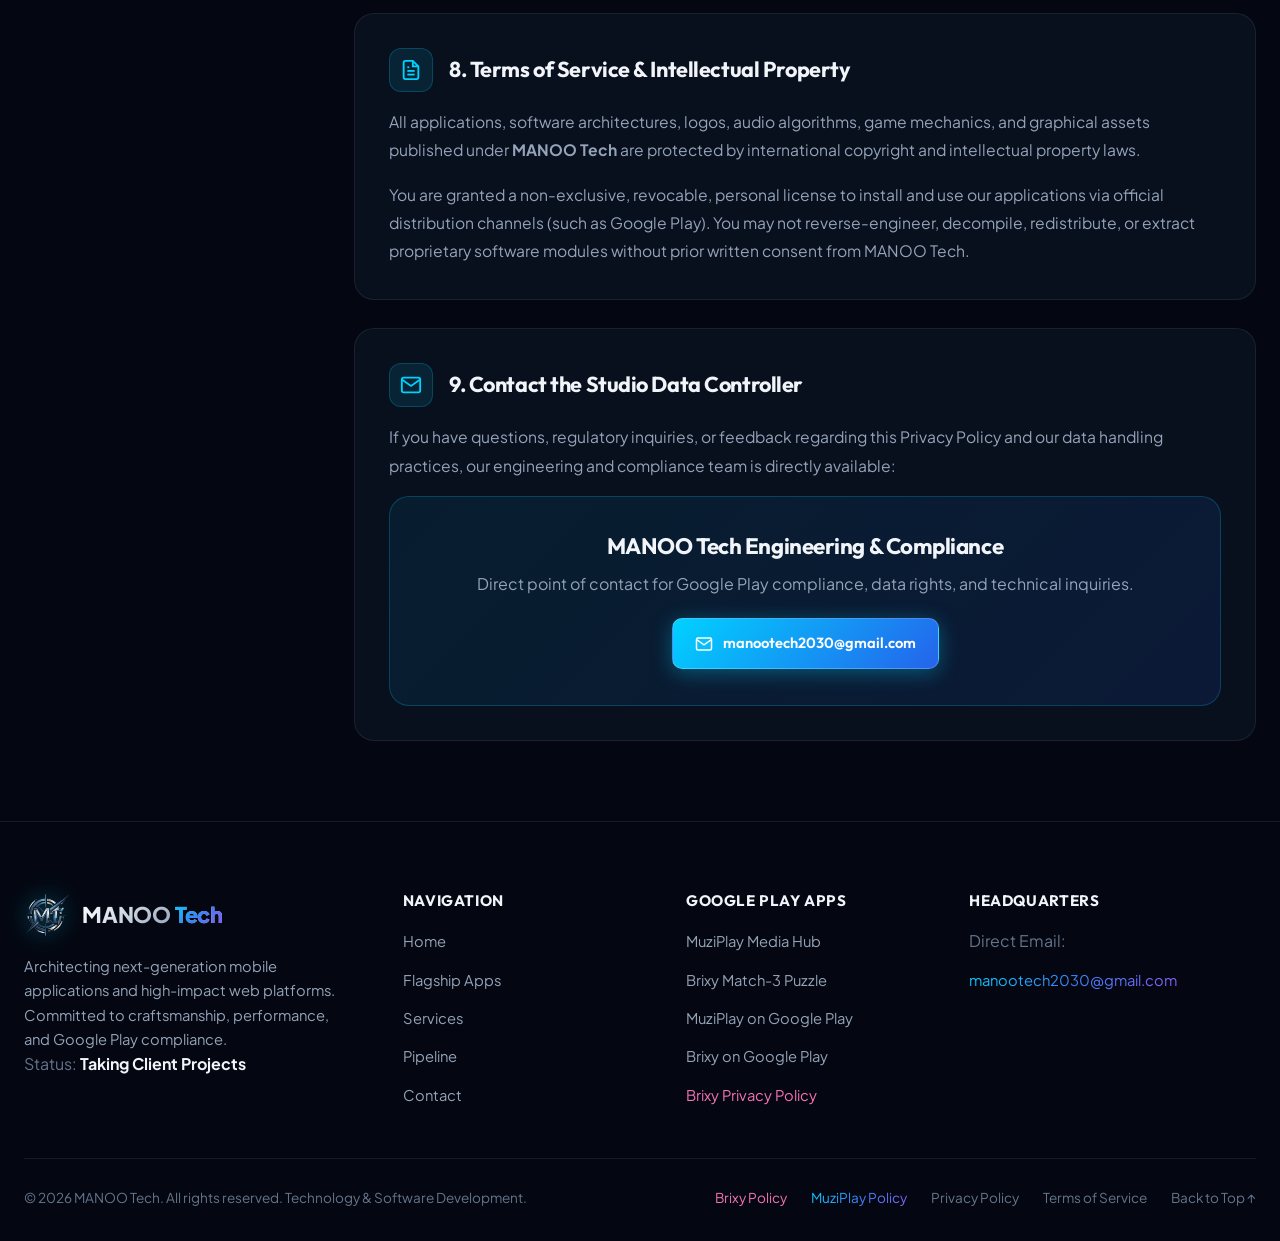
<file: privacy.html>
<!DOCTYPE html>
<html lang="en" dir="ltr" data-theme="dark">
<head>
  <meta charset="UTF-8">
  <meta name="viewport" content="width=device-width, initial-scale=1.0">
  <title>Privacy Policy &amp; Terms | MANOO Tech</title>
  <meta name="description" content="Official Privacy Policy and Terms of Service for MANOO Tech software studio and Google Play mobile applications (including MuziPlay &amp; Brixy).">
  
  <!-- Favicon -->
  <link rel="icon" type="image/png" href="assets/images/logo-icon.png">
  
  <!-- Google Fonts -->
  <link rel="preconnect" href="https://fonts.googleapis.com">
  <link rel="preconnect" href="https://fonts.gstatic.com" crossorigin>
  <link href="https://fonts.googleapis.com/css2?family=JetBrains+Mono:wght@400;500;700&family=Outfit:wght@400;500;600;700;800;900&family=Plus+Jakarta+Sans:wght@300;400;500;600;700;800&family=Cairo:wght@400;600;700;800;900&display=swap" rel="stylesheet">
  
  <!-- Main Stylesheet -->
  <link rel="stylesheet" href="style.css">
</head>
<body>

  <!-- Particle Background Canvas -->
  <canvas id="matrixCanvas"></canvas>

  <!-- ==========================================================================
       Header / Navbar
       ========================================================================== -->
  <header class="site-header">
    <div class="container nav-wrap">
      
      <!-- Brand Logo -->
      <a href="index.html#home" class="brand-logo" id="nav-brand" aria-label="MANOO Tech Home">
        <img src="assets/images/logo-icon.png" alt="MANOO Tech Logo" class="brand-icon-img">
        <div class="brand-text-group" dir="ltr">
          <span class="brand-name" dir="ltr"><bdi>MANOO</bdi> <span class="gradient-cyan"><bdi>Tech</bdi></span></span>
          <span class="brand-tagline" dir="ltr"><bdi>Software &amp; Apps Studio</bdi></span>
        </div>
      </a>

      <!-- Navigation Links -->
      <nav aria-label="Main Navigation">
        <ul class="nav-links">
          <li><a href="index.html#home" class="nav-link" data-i18n="nav_home">Home</a></li>
          <li><a href="index.html#apps" class="nav-link" data-i18n="nav_apps">Flagship Apps</a></li>
          <li><a href="index.html#services" class="nav-link" data-i18n="nav_services">Services</a></li>
          <li><a href="index.html#pipeline" class="nav-link" data-i18n="nav_pipeline">Pipeline</a></li>
          <li><a href="index.html#contact" class="nav-link" data-i18n="nav_contact">Contact</a></li>
        </ul>
      </nav>

      <!-- Action Utilities: Language Toggle & Theme Toggle -->
      <div class="nav-actions">
        <!-- Language Switcher -->
        <button class="nav-tool-btn" id="langToggleBtn" aria-label="Toggle Language" title="Switch Language">
          <svg width="16" height="16" viewBox="0 0 24 24" fill="none" stroke="currentColor" stroke-width="2">
            <circle cx="12" cy="12" r="10"></circle>
            <line x1="2" y1="12" x2="22" y2="12"></line>
            <path d="M12 2a15.3 15.3 0 0 1 4 10 15.3 15.3 0 0 1-4 10 15.3 15.3 0 0 1-4 10 15.3 15.3 0 0 1 4-10z"></path>
          </svg>
          <span id="langBtnText">العربية</span>
        </button>

        <!-- Theme Switcher -->
        <button class="nav-tool-btn" id="themeToggleBtn" aria-label="Toggle Dark/Light Mode">
          <span id="themeToggleIcon">
            <svg class="theme-toggle-icon" viewBox="0 0 24 24" fill="none" stroke="currentColor" stroke-width="2">
              <path d="M21 12.79A9 9 0 1 1 11.21 3 7 7 0 0 0 21 12.79z"></path>
            </svg>
          </span>
        </button>

        <!-- Back to Home CTA -->
        <a href="index.html" class="btn-primary" id="nav-cta-btn">
          <svg width="16" height="16" viewBox="0 0 24 24" fill="none" stroke="currentColor" stroke-width="2">
            <path d="M3 9l9-7 9 7v11a2 2 0 0 1-2 2H5a2 2 0 0 1-2-2z"/>
            <polyline points="9 22 9 12 15 12 15 22"/>
          </svg>
          <span data-i18n="policy_back_home">Back to Studio</span>
        </a>

        <button class="mobile-nav-toggle" aria-label="Toggle navigation menu">
          <svg width="24" height="24" viewBox="0 0 24 24" fill="none" stroke="currentColor" stroke-width="2">
            <line x1="3" y1="12" x2="21" y2="12"></line>
            <line x1="3" y1="6" x2="21" y2="6"></line>
            <line x1="3" y1="18" x2="21" y2="18"></line>
          </svg>
        </button>
      </div>
    </div>
  </header>

  <main>
    <!-- ==========================================================================
         Privacy Policy Main Section
         ========================================================================== -->
    <section class="privacy-page-section">
      <div class="container">

        <!-- Hero Header -->
        <div class="privacy-hero-wrap">
          <div class="section-badge">
            <span class="pulse-dot"></span>
            <span data-i18n="policy_badge">Official Studio &amp; Apps Policy</span>
          </div>
          <h1 class="privacy-hero-title" data-i18n="policy_hero_title">
            Privacy Policy &amp; <span class="gradient-text">Data Protection</span>
          </h1>
          <p class="privacy-hero-desc" data-i18n="policy_hero_sub">
            At MANOO Tech, your privacy is fundamental to how we engineer our software. This policy outlines our commitment to transparency, data safety, and compliance across our studio web platforms and Google Play Android applications.
          </p>
          <div class="privacy-meta-bar">
            <span>🛡️ <strong data-i18n="policy_meta_compliance">Google Play &amp; GDPR Compliant</strong></span>
            <span>•</span>
            <span data-i18n="policy_last_updated">Last Updated: September 2026 | Effective Immediately</span>
          </div>
        </div>

        <!-- Privacy Grid Layout: Sticky TOC + Content Stream -->
        <div class="privacy-layout">
          
          <!-- Sticky Sidebar TOC (Desktop) -->
          <aside class="privacy-sidebar">
            <div class="privacy-toc-title">
              <svg width="16" height="16" viewBox="0 0 24 24" fill="none" stroke="currentColor" stroke-width="2">
                <line x1="8" y1="6" x2="21" y2="6"></line>
                <line x1="8" y1="12" x2="21" y2="12"></line>
                <line x1="8" y1="18" x2="21" y2="18"></line>
                <line x1="3" y1="6" x2="3.01" y2="6"></line>
                <line x1="3" y1="12" x2="3.01" y2="12"></line>
                <line x1="3" y1="18" x2="3.01" y2="18"></line>
              </svg>
              <span data-i18n="policy_toc_heading">Policy Sections</span>
            </div>
            <ul class="privacy-toc-list">
              <li><a href="#sec-scope" class="privacy-toc-link" data-i18n="toc_1">1. Introduction &amp; Scope</a></li>
              <li><a href="#sec-collection" class="privacy-toc-link" data-i18n="toc_2">2. Zero Data Sale</a></li>
              <li><a href="#sec-permissions" class="privacy-toc-link" data-i18n="toc_3">3. Device Permissions</a></li>
              <li><a href="#sec-third-party" class="privacy-toc-link" data-i18n="toc_4">4. Third-Party Services</a></li>
              <li><a href="#sec-security" class="privacy-toc-link" data-i18n="toc_5">5. Data Security</a></li>
              <li><a href="#sec-children" class="privacy-toc-link" data-i18n="toc_6">6. Children's Privacy</a></li>
              <li><a href="#sec-rights" class="privacy-toc-link" data-i18n="toc_7">7. User Rights &amp; Deletion</a></li>
              <li><a href="#terms" class="privacy-toc-link" data-i18n="toc_8">8. Terms of Service</a></li>
              <li><a href="#sec-contact" class="privacy-toc-link" data-i18n="toc_9">9. Contact Controller</a></li>
            </ul>
          </aside>

          <!-- Main Policy Stream -->
          <div class="privacy-content-stream">

            <!-- Card 1: Scope & Products -->
            <article class="policy-card" id="sec-scope">
              <div class="policy-card-header">
                <div class="policy-card-icon">
                  <svg width="22" height="22" viewBox="0 0 24 24" fill="none" stroke="currentColor" stroke-width="2">
                    <rect x="2" y="3" width="20" height="14" rx="2" ry="2"></rect>
                    <line x1="8" y1="21" x2="16" y2="21"></line>
                    <line x1="12" y1="17" x2="12" y2="21"></line>
                  </svg>
                </div>
                <h2 class="policy-card-title" data-i18n="sec1_title">1. Introduction &amp; Scope</h2>
              </div>
              <div class="policy-card-body" data-i18n="sec1_body">
                <p>
                  This Privacy Policy applies to all digital software products developed, operated, and published by <strong>MANOO Tech</strong> ("we", "our", or "the Studio"), including our official web platforms and all Android applications distributed via the Google Play Store (including MuziPlay, Brixy, and future titles).
                </p>
                <p>
                  By installing, accessing, or using any of our applications or web services, you acknowledge the terms described in this policy. We recommend reading this document carefully to understand how your privacy is protected.
                </p>
              </div>
            </article>

            <!-- Card 2: Zero Data Sale & Minimal Data Footprint -->
            <article class="policy-card" id="sec-collection">
              <div class="policy-card-header">
                <div class="policy-card-icon">
                  <svg width="22" height="22" viewBox="0 0 24 24" fill="none" stroke="currentColor" stroke-width="2">
                    <path d="M12 22s8-4 8-10V5l-8-3-8 3v7c0 6 8 10 8 10z"></path>
                  </svg>
                </div>
                <h2 class="policy-card-title" data-i18n="sec2_title">2. Privacy by Design &amp; Zero Personal Data Sale</h2>
              </div>
              <div class="policy-card-body" data-i18n="sec2_body">
                <p>
                  MANOO Tech operates strictly under a <strong>Privacy-by-Design</strong> philosophy. We believe great software should serve users without intruding on their personal digital lives.
                </p>
                <div class="policy-highlight-box">
                  <strong>Our Core Promise:</strong> We do <em>not</em> collect, harvest, monetize, rent, or sell your personal identifiers, names, phone numbers, contact lists, GPS locations, or personal files to data brokers or third-party advertisers.
                </div>
                <p>
                  We build high-performance software, audio engines, and immersive casual games. Monetizing personal data is not, and will never be, part of our business model.
                </p>
              </div>
            </article>

            <!-- Card 3: Device Permissions & Local Processing -->
            <article class="policy-card" id="sec-permissions">
              <div class="policy-card-header">
                <div class="policy-card-icon">
                  <svg width="22" height="22" viewBox="0 0 24 24" fill="none" stroke="currentColor" stroke-width="2">
                    <rect x="5" y="2" width="14" height="20" rx="2" ry="2"></rect>
                    <line x1="12" y1="18" x2="12.01" y2="18"></line>
                  </svg>
                </div>
                <h2 class="policy-card-title" data-i18n="sec3_title">3. Device Permissions &amp; On-Device Processing</h2>
              </div>
              <div class="policy-card-body" data-i18n="sec3_body">
                <p>
                  Our mobile applications request only the minimum runtime permissions required to deliver their advertised functionality:
                </p>
                <ul>
                  <li><strong>Local Storage &amp; Media Access:</strong> Utilized exclusively on-device by media players (such as MuziPlay) to index and play back your local music tracks and display album artwork. Your media files are never transmitted to our servers.</li>
                  <li><strong>Foreground Service:</strong> Used to maintain continuous audio playback and playback notification controls when you navigate away from the app.</li>
                  <li><strong>Network Connectivity:</strong> Used strictly to fetch remote streaming media, check application updates, or download synchronized lyrics requested explicitly by you.</li>
                  <li><strong>Haptic / Vibration Feedback:</strong> Used within our game engines (such as Brixy) to provide tactile feedback during gameplay.</li>
                </ul>
              </div>
            </article>

            <!-- Card 4: Third-Party Services & Diagnostics -->
            <article class="policy-card" id="sec-third-party">
              <div class="policy-card-header">
                <div class="policy-card-icon">
                  <svg width="22" height="22" viewBox="0 0 24 24" fill="none" stroke="currentColor" stroke-width="2">
                    <circle cx="12" cy="12" r="10"></circle>
                    <polygon points="10 8 16 12 10 16 10 8"></polygon>
                  </svg>
                </div>
                <h2 class="policy-card-title" data-i18n="sec4_title">4. Third-Party Services &amp; Diagnostics</h2>
              </div>
              <div class="policy-card-body" data-i18n="sec4_body">
                <p>
                  To ensure stability, prevent app crashes, and deliver updates, our applications may utilize standard SDKs provided by Google:
                </p>
                <ul>
                  <li><strong>Google Play Services:</strong> Enables core platform features, app integrity verification, and in-app updates.</li>
                  <li><strong>Performance Diagnostics &amp; Crash Reports:</strong> Anonymous, aggregated diagnostic telemetry (such as device model, OS version, and stack traces) helps us identify and fix bugs rapidly.</li>
                  <li><strong>Contextual Advertising:</strong> If an ad-supported version of a game or utility is deployed, standard Google advertising partners may serve contextual ads in accordance with Google Play Developer policies. You can reset your Google Advertising ID at any time via Android Device Settings.</li>
                </ul>
              </div>
            </article>

            <!-- Card 5: Security Standards -->
            <article class="policy-card" id="sec-security">
              <div class="policy-card-header">
                <div class="policy-card-icon">
                  <svg width="22" height="22" viewBox="0 0 24 24" fill="none" stroke="currentColor" stroke-width="2">
                    <rect x="3" y="11" width="18" height="11" rx="2" ry="2"></rect>
                    <path d="M7 11V7a5 5 0 0 1 10 0v4"></path>
                  </svg>
                </div>
                <h2 class="policy-card-title" data-i18n="sec5_title">5. Data Security &amp; Storage Standards</h2>
              </div>
              <div class="policy-card-body" data-i18n="sec5_body">
                <p>
                  We employ rigorous engineering safeguards. Any network communications initiated by our web platforms or applications use modern encryption protocols (HTTPS/TLS 1.3).
                </p>
                <p>
                  We do not retain permanent user profiles on remote databases. Any technical records maintained by third-party diagnostic services are automatically rotated and purged in compliance with industry data retention standards.
                </p>
              </div>
            </article>

            <!-- Card 6: Children's Privacy -->
            <article class="policy-card" id="sec-children">
              <div class="policy-card-header">
                <div class="policy-card-icon">
                  <svg width="22" height="22" viewBox="0 0 24 24" fill="none" stroke="currentColor" stroke-width="2">
                    <path d="M17 21v-2a4 4 0 0 0-4-4H5a4 4 0 0 0-4 4v2"></path>
                    <circle cx="9" cy="7" r="4"></circle>
                    <path d="M23 21v-2a4 4 0 0 0-3-3.87"></path>
                    <path d="M16 3.13a4 4 0 0 1 0 7.75"></path>
                  </svg>
                </div>
                <h2 class="policy-card-title" data-i18n="sec6_title">6. Children's Privacy (COPPA Compliance)</h2>
              </div>
              <div class="policy-card-body" data-i18n="sec6_body">
                <p>
                  Protecting the privacy of children is of paramount concern to MANOO Tech. Our applications are engineered for general audiences and do not knowingly collect personal data from children under the age of 13 (or under 16 within the European Economic Area).
                </p>
                <p>
                  If you are a parent or guardian and believe that your child has provided us with personal information without parental consent, please contact us immediately at <a href="mailto:manootech2030@gmail.com" class="gradient-cyan">manootech2030@gmail.com</a>, and we will promptly purge such data from our systems.
                </p>
              </div>
            </article>

            <!-- Card 7: User Rights & Data Deletion -->
            <article class="policy-card" id="sec-rights">
              <div class="policy-card-header">
                <div class="policy-card-icon">
                  <svg width="22" height="22" viewBox="0 0 24 24" fill="none" stroke="currentColor" stroke-width="2">
                    <polyline points="3 6 5 6 21 6"></polyline>
                    <path d="M19 6v14a2 2 0 0 1-2 2H7a2 2 0 0 1-2-2V6m3 0V4a2 2 0 0 1 2-2h4a2 2 0 0 1 2 2v2"></path>
                  </svg>
                </div>
                <h2 class="policy-card-title" data-i18n="sec7_title">7. User Rights &amp; Data Deletion Requests</h2>
              </div>
              <div class="policy-card-body" data-i18n="sec7_body">
                <p>
                  In accordance with the General Data Protection Regulation (GDPR), the California Consumer Privacy Act (CCPA), and Google Play Developer Policies, all users possess fundamental rights regarding their digital data:
                </p>
                <ul>
                  <li><strong>Right to Access:</strong> You may request a summary of any technical correspondence or diagnostic records associated with your email.</li>
                  <li><strong>Right to Erasure (Data Deletion):</strong> You may request the irrevocable deletion of any email correspondence or support logs.</li>
                  <li><strong>Right to Opt-Out:</strong> You can opt out of personalized advertisements by disabling interest-based ads in your Android device settings.</li>
                </ul>
                <div class="policy-highlight-box">
                  <strong>Submit a Deletion Request:</strong> Send an email with subject <code>"Data Deletion Request"</code> to <a href="mailto:manootech2030@gmail.com?subject=Data%20Deletion%20Request%20-%20MANOO%20Tech" class="gradient-cyan"><strong>manootech2030@gmail.com</strong></a>. Requests are confirmed and executed within 48 business hours.
                </div>
              </div>
            </article>

            <!-- Card 8: Terms of Service & IP -->
            <span id="sec-terms"></span>
            <article class="policy-card" id="terms">
              <div class="policy-card-header">
                <div class="policy-card-icon">
                  <svg width="22" height="22" viewBox="0 0 24 24" fill="none" stroke="currentColor" stroke-width="2">
                    <path d="M14 2H6a2 2 0 0 0-2 2v16a2 2 0 0 0 2 2h12a2 2 0 0 0 2-2V8z"></path>
                    <polyline points="14 2 14 8 20 8"></polyline>
                    <line x1="16" y1="13" x2="8" y2="13"></line>
                    <line x1="16" y1="17" x2="8" y2="17"></line>
                    <polyline points="10 9 9 9 8 9"></polyline>
                  </svg>
                </div>
                <h2 class="policy-card-title" data-i18n="sec8_title">8. Terms of Service &amp; Intellectual Property</h2>
              </div>
              <div class="policy-card-body" data-i18n="sec8_body">
                <p>
                  All applications, software architectures, logos, audio algorithms, game mechanics, and graphical assets published under <strong>MANOO Tech</strong> are protected by international copyright and intellectual property laws.
                </p>
                <p>
                  You are granted a non-exclusive, revocable, personal license to install and use our applications via official distribution channels (such as Google Play). You may not reverse-engineer, decompile, redistribute, or extract proprietary software modules without prior written consent from MANOO Tech.
                </p>
              </div>
            </article>

            <!-- Card 9: Direct Contact Controller -->
            <article class="policy-card" id="sec-contact">
              <div class="policy-card-header">
                <div class="policy-card-icon">
                  <svg width="22" height="22" viewBox="0 0 24 24" fill="none" stroke="currentColor" stroke-width="2">
                    <path d="M4 4h16c1.1 0 2 .9 2 2v12c0 1.1-.9 2-2 2H4c-1.1 0-2-.9-2-2V6c0-1.1.9-2 2-2z"></path>
                    <polyline points="22,6 12,13 2,6"></polyline>
                  </svg>
                </div>
                <h2 class="policy-card-title" data-i18n="sec9_title">9. Contact the Studio Data Controller</h2>
              </div>
              <div class="policy-card-body" data-i18n="sec9_body">
                <p>
                  If you have questions, regulatory inquiries, or feedback regarding this Privacy Policy and our data handling practices, our engineering and compliance team is directly available:
                </p>
                <div class="policy-contact-banner">
                  <h4 data-i18n="policy_banner_title">MANOO Tech Engineering &amp; Compliance</h4>
                  <p data-i18n="policy_banner_sub">Direct point of contact for Google Play compliance, data rights, and technical inquiries.</p>
                  <a href="mailto:manootech2030@gmail.com" class="btn-primary">
                    <svg width="18" height="18" viewBox="0 0 24 24" fill="none" stroke="currentColor" stroke-width="2">
                      <path d="M4 4h16c1.1 0 2 .9 2 2v12c0 1.1-.9 2-2 2H4c-1.1 0-2-.9-2-2V6c0-1.1.9-2 2-2z"/>
                      <polyline points="22,6 12,13 2,6"/>
                    </svg>
                    <span>manootech2030@gmail.com</span>
                  </a>
                </div>
              </div>
            </article>

          </div>
        </div>

      </div>
    </section>
  </main>

  <!-- ==========================================================================
       Site Footer
       ========================================================================== -->
  <footer class="site-footer">
    <div class="container footer-container">
      
      <div class="footer-main-grid">
        
        <!-- Col 1: Brand Info -->
        <div class="footer-brand-summary">
          <a href="index.html#home" class="brand-logo" aria-label="MANOO Tech">
            <img src="assets/images/logo-icon.png" alt="MANOO Tech Logo" class="brand-icon-img">
            <span class="brand-name">
              <bdi dir="ltr">MANOO</bdi> <span class="gradient-cyan"><bdi dir="ltr">Tech</bdi></span>
            </span>
          </a>
          <p data-i18n="footer_summary">
            Architecting next-generation mobile applications and high-impact web platforms. Committed to craftsmanship, performance, and Google Play compliance.
          </p>
          <div class="footer-status-pill">
            <span class="status-indicator-dot"></span>
            <span style="color: var(--text-dim);" data-i18n="footer_status_label">Studio Status:</span>
            <strong data-i18n="footer_status_val">Open for Innovation</strong>
          </div>
        </div>

        <!-- Col 2: Navigation -->
        <div>
          <h4 class="footer-col-title" data-i18n="footer_nav_title">Navigation</h4>
          <ul class="footer-nav-list">
            <li><a href="index.html#home" data-i18n="nav_home">Home Overview</a></li>
            <li><a href="index.html#apps" data-i18n="nav_apps">Flagship Applications</a></li>
            <li><a href="index.html#services" data-i18n="nav_services">Services &amp; Solutions</a></li>
            <li><a href="index.html#pipeline" data-i18n="nav_pipeline">Engineering Process</a></li>
            <li><a href="index.html#contact" data-i18n="nav_contact">Get In Touch</a></li>
          </ul>
        </div>

        <!-- Col 3: Flagship Products -->
        <div>
          <h4 class="footer-col-title" data-i18n="footer_apps_title">Google Play Apps</h4>
          <ul class="footer-nav-list">
            <li><a href="index.html#app-muziplay">MuziPlay Media Hub</a></li>
            <li><a href="index.html#app-brixy">Brixy Match-3 Puzzle</a></li>
            <li><a href="https://play.google.com/store/apps/details?id=com.aistudio.muziplay.xnxfyx" target="_blank" rel="noopener">MuziPlay on Google Play</a></li>
            <li><a href="https://play.google.com/store/apps/details?id=com.aistudio.brixy.kwxyzq" target="_blank" rel="noopener">Brixy on Google Play</a></li>
            <li><a href="brixy-privacy.html" style="color: #f472b6;">Brixy Privacy Policy</a></li>
          </ul>
        </div>

        <!-- Col 4: Contact info -->
        <div>
          <h4 class="footer-col-title" data-i18n="footer_hq_title">Headquarters</h4>
          <ul class="footer-nav-list">
            <li><span style="color: var(--text-dim);" data-i18n="footer_email_label">Direct Email:</span></li>
            <li><a href="mailto:manootech2030@gmail.com" class="gradient-cyan">manootech2030@gmail.com</a></li>
          </ul>
        </div>

      </div>

      <!-- Bottom Bar -->
      <div class="footer-bottom-bar">
        <div data-i18n="footer_rights">
          © 2026 MANOO Tech. All rights reserved. Technology &amp; Software Development.
        </div>
        <div class="footer-legal-links">
          <a href="brixy-privacy.html" style="color: #f472b6;">Brixy Policy</a>
          <a href="muziplay-privacy.html" class="gradient-cyan">MuziPlay Policy</a>
          <a href="privacy.html" data-i18n="footer_privacy">Studio Policy</a>
          <a href="privacy.html#sec-terms" data-i18n="footer_terms">Terms of Service</a>
          <a href="#" data-i18n="footer_top">Back to Top ↑</a>
        </div>
      </div>

    </div>
  </footer>

  <!-- Master Script -->
  <script src="script.js"></script>
</body>
</html>
</file>
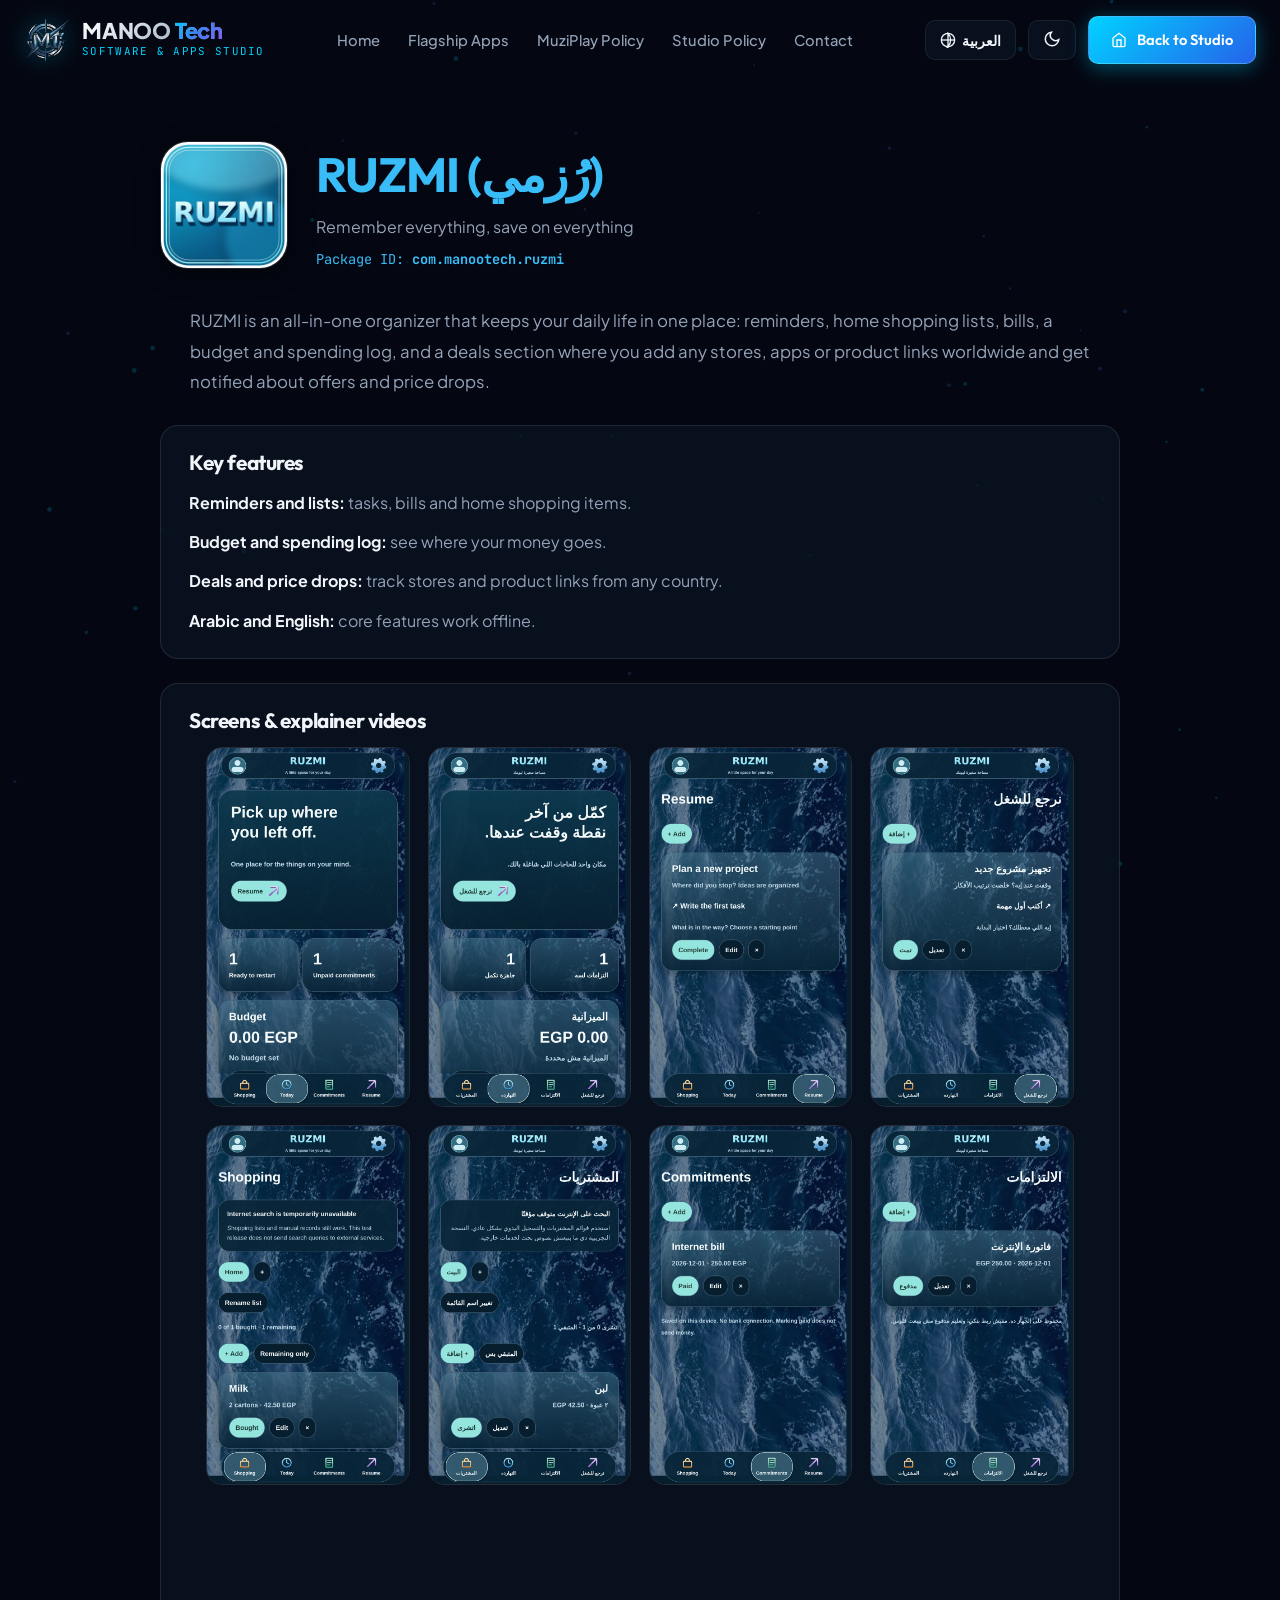
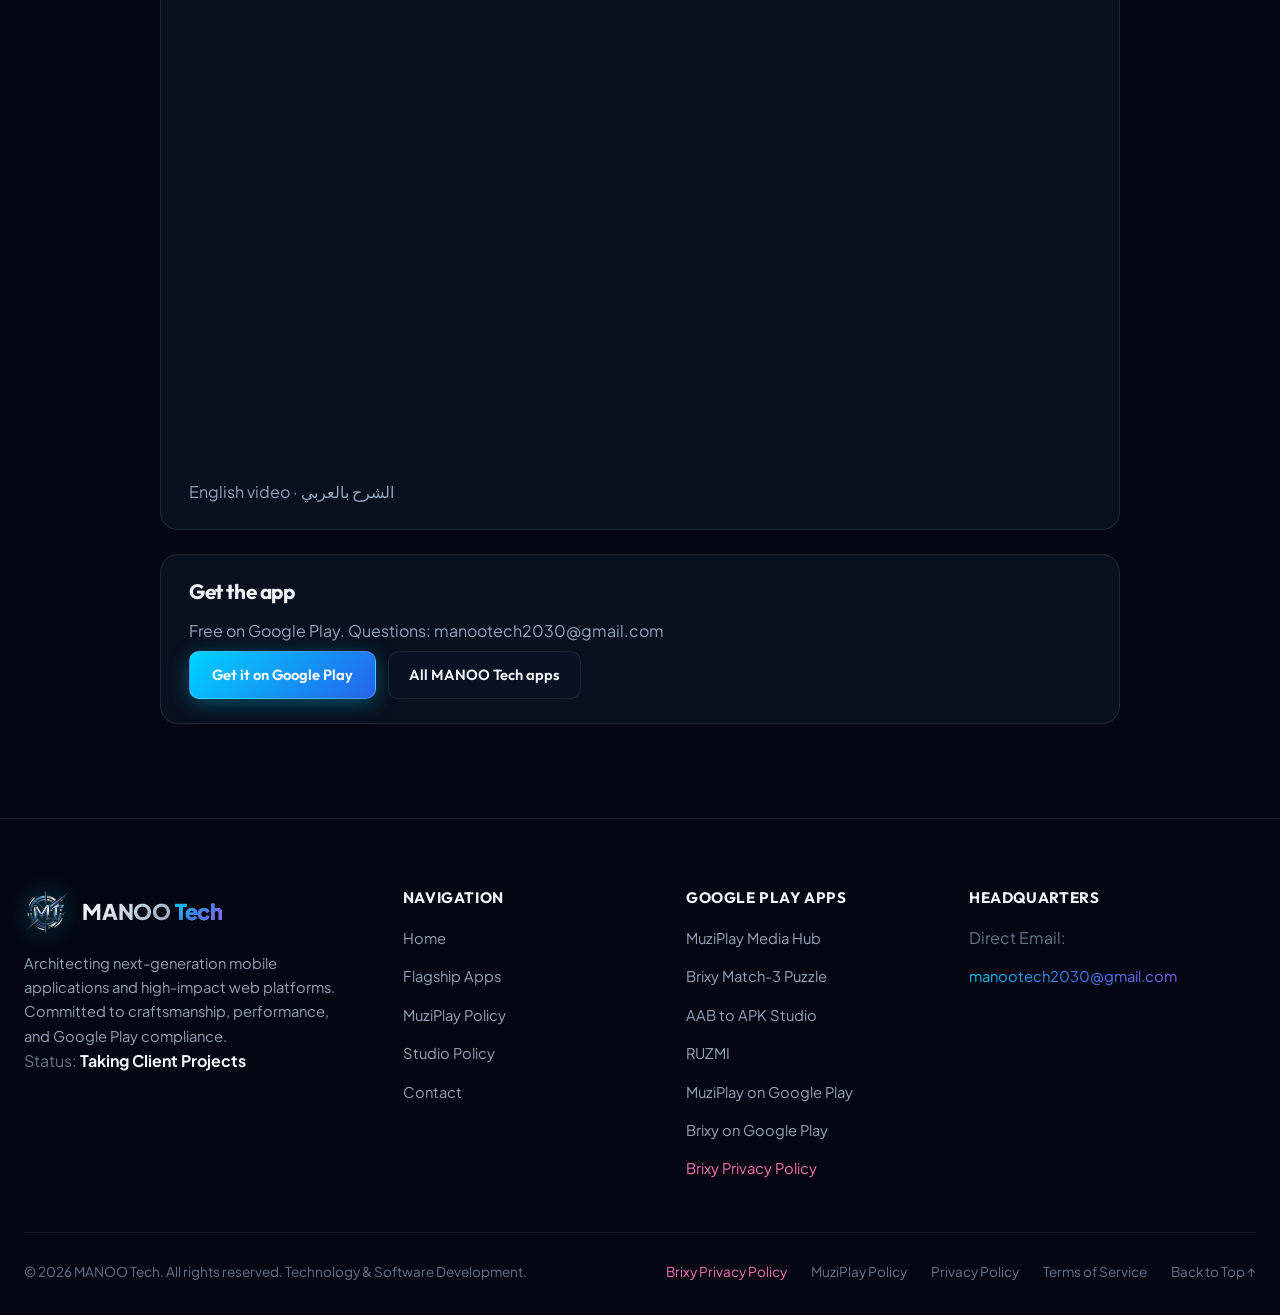
<file: ruzmi.html>
<!DOCTYPE html>
<html lang="en" dir="ltr" data-theme="dark">
<head>
  <meta charset="UTF-8">
  <meta name="viewport" content="width=device-width, initial-scale=1.0">
  <title>RUZMI | MANOO Tech</title>
  <meta name="description" content="RUZMI by MANOO Tech: an all-in-one organizer with reminders, shopping lists, bills, budget and a worldwide deals tracker.">
  <meta name="robots" content="index, follow">

  <!-- Favicon -->
  <link rel="icon" type="image/png" href="assets/images/logo-icon.png">

  <!-- Google Fonts -->
  <link rel="preconnect" href="https://fonts.googleapis.com">
  <link rel="preconnect" href="https://fonts.gstatic.com" crossorigin>
  <link href="https://fonts.googleapis.com/css2?family=JetBrains+Mono:wght@400;500;700&family=Outfit:wght@400;500;600;700;800;900&family=Plus+Jakarta+Sans:wght@300;400;500;600;700;800&family=Cairo:wght@400;600;700;800;900&display=swap" rel="stylesheet">

  <!-- Main Stylesheet -->
  <link rel="stylesheet" href="style.css">

  <style>
  html[lang="ar"] .en-only{display:none !important}
  html:not([lang="ar"]) .ar-only{display:none !important}
  .app-page{padding:140px 0 70px}
  .app-page-hero{display:flex;gap:28px;align-items:center;max-width:960px;margin:0 auto 36px;flex-wrap:wrap}
  .app-page-hero img.icon{width:128px;height:128px;border-radius:28px;box-shadow:0 6px 24px rgba(0,0,0,.4);border:1px solid rgba(255,255,255,.12)}
  .app-page h1{font-family:var(--font-heading);font-size:clamp(2rem,4vw,3rem);margin:6px 0 10px}
  .app-page .lead{color:var(--text-muted);font-size:1.05rem;line-height:1.8;max-width:900px;margin:0 auto 28px}
  .status-pill{display:inline-flex;align-items:center;gap:8px;padding:5px 14px;border-radius:8px;font-size:.8rem;font-weight:600;background:rgba(245,158,11,.15);border:1px solid rgba(245,158,11,.4);color:#f59e0b}
  .info-card{max-width:960px;margin:0 auto 24px;background:var(--bg-card);border:1px solid rgba(255,255,255,.1);border-radius:18px;padding:24px 28px}
  .info-card h2{font-family:var(--font-heading);font-size:1.3rem;margin-bottom:14px}
  .info-card ul{list-style:none;padding:0;margin:0;display:grid;gap:12px}
  .info-card li{line-height:1.7;color:var(--text-muted)}
  .info-card li strong{color:var(--text-main)}
  .vid-grid{display:grid;grid-template-columns:repeat(auto-fit,minmax(240px,1fr));gap:20px;justify-items:center}
  .vid-grid iframe{width:100%;max-width:315px;aspect-ratio:9/16;border:0;border-radius:14px;min-height:480px}
  .shots{display:flex;gap:18px;flex-wrap:wrap;justify-content:center}
  .shots img{height:360px;border-radius:16px;border:1px solid rgba(255,255,255,.12)}
  .pkg{font-family:var(--font-mono);word-break:break-all}
  .actions{display:flex;gap:12px;flex-wrap:wrap;margin-top:6px}
  @media(max-width:600px){.app-page-hero{flex-direction:column;text-align:center}}
</style>
</head>
<body>

  <!-- Particle Background Canvas -->
  <canvas id="matrixCanvas"></canvas>

  <!-- ==========================================================================
       Header / Navbar
       ========================================================================== -->
  <header class="site-header">
    <div class="container nav-wrap">
      
      <!-- Brand Logo -->
      <a href="index.html#home" class="brand-logo" id="nav-brand" aria-label="MANOO Tech Home">
        <img src="assets/images/logo-icon.png" alt="MANOO Tech Logo" class="brand-icon-img">
        <div class="brand-text-group" dir="ltr">
          <span class="brand-name" dir="ltr"><bdi>MANOO</bdi> <span class="gradient-cyan"><bdi>Tech</bdi></span></span>
          <span class="brand-tagline" dir="ltr"><bdi>Software &amp; Apps Studio</bdi></span>
        </div>
      </a>

      <!-- Navigation Links -->
      <nav aria-label="Main Navigation">
        <ul class="nav-links">
          <li><a href="index.html#home" class="nav-link" data-i18n="nav_home">Home</a></li>
          <li><a href="index.html#apps" class="nav-link" data-i18n="nav_apps">Flagship Apps</a></li>
          <li><a href="muziplay-privacy.html" class="nav-link">MuziPlay Policy</a></li>
          <li><a href="privacy.html" class="nav-link" data-i18n="nav_general_policy">Studio Policy</a></li>
          <li><a href="index.html#contact" class="nav-link" data-i18n="nav_contact">Contact</a></li>
        </ul>
      </nav>

      <!-- Action Utilities: Language Toggle & Theme Toggle -->
      <div class="nav-actions">
        <!-- Language Switcher -->
        <button class="nav-tool-btn" id="langToggleBtn" aria-label="Toggle Language" title="Switch Language">
          <svg width="16" height="16" viewBox="0 0 24 24" fill="none" stroke="currentColor" stroke-width="2">
            <circle cx="12" cy="12" r="10"></circle>
            <line x1="2" y1="12" x2="22" y2="12"></line>
            <path d="M12 2a15.3 15.3 0 0 1 4 10 15.3 15.3 0 0 1-4 10 15.3 15.3 0 0 1-4 10 15.3 15.3 0 0 1 4-10z"></path>
          </svg>
          <span id="langBtnText">العربية</span>
        </button>

        <!-- Theme Switcher -->
        <button class="nav-tool-btn" id="themeToggleBtn" aria-label="Toggle Dark/Light Mode">
          <span id="themeToggleIcon">
            <svg class="theme-toggle-icon" viewBox="0 0 24 24" fill="none" stroke="currentColor" stroke-width="2">
              <path d="M21 12.79A9 9 0 1 1 11.21 3 7 7 0 0 0 21 12.79z"></path>
            </svg>
          </span>
        </button>

        <!-- Back to Home CTA -->
        <a href="index.html" class="btn-primary" id="nav-cta-btn">
          <svg width="16" height="16" viewBox="0 0 24 24" fill="none" stroke="currentColor" stroke-width="2">
            <path d="M3 9l9-7 9 7v11a2 2 0 0 1-2 2H5a2 2 0 0 1-2-2z"/>
            <polyline points="9 22 9 12 15 12 15 22"/>
          </svg>
          <span data-i18n="policy_back_home">Back to Studio</span>
        </a>

        <button class="mobile-nav-toggle" aria-label="Toggle navigation menu">
          <svg width="24" height="24" viewBox="0 0 24 24" fill="none" stroke="currentColor" stroke-width="2">
            <line x1="3" y1="12" x2="21" y2="12"></line>
            <line x1="3" y1="6" x2="21" y2="6"></line>
            <line x1="3" y1="18" x2="21" y2="18"></line>
          </svg>
        </button>
      </div>
    </div>
  </header>

  <main>
<section class="app-page"><div class="container">
  <div class="app-page-hero">
    <img class="icon" src="assets/images/ruzmi-icon.png" alt="RUZMI (رُزمي) icon">
    <div>
            <h1 style="color:#38bdf8">RUZMI (رُزمي)</h1>
      <div class="en-only" style="color:var(--text-muted)">Remember everything, save on everything</div>
      <div class="ar-only" style="color:var(--text-muted)">تذكّر كل شيء ووفّر في كل شيء</div>
      <div class="pkg" dir="ltr" style="margin-top:8px;font-size:.85rem;color:#38bdf8">Package ID: <strong>com.manootech.ruzmi</strong></div>
    </div>
  </div>
  <p class="lead en-only">RUZMI is an all-in-one organizer that keeps your daily life in one place: reminders, home shopping lists, bills, a budget and spending log, and a deals section where you add any stores, apps or product links worldwide and get notified about offers and price drops.</p>
  <p class="lead ar-only">رُزمي منظّم شامل يجمع حياتك اليومية في مكان واحد: تذكيرات، قوائم مشتريات المنزل، الفواتير، ميزانية وسجل مصروفات، وقسم عروض تضيف فيه أي متاجر أو تطبيقات أو روابط منتجات من أي بلد وتصلك إشعارات بالعروض وانخفاض الأسعار.</p>
  <div class="info-card"><h2><span class="en-only">Key features</span><span class="ar-only">أهم المميزات</span></h2>
    <ul class="en-only"><li><strong>Reminders and lists:</strong> tasks, bills and home shopping items.</li><li><strong>Budget and spending log:</strong> see where your money goes.</li><li><strong>Deals and price drops:</strong> track stores and product links from any country.</li><li><strong>Arabic and English:</strong> core features work offline.</li></ul><ul class="ar-only"><li><strong>تذكيرات وقوائم:</strong> مهام وفواتير ومشتريات البيت.</li><li><strong>ميزانية وسجل مصروفات:</strong> اعرف أين تذهب أموالك.</li><li><strong>عروض وانخفاض أسعار:</strong> تابع متاجر وروابط منتجات من أي دولة.</li><li><strong>عربي وإنجليزي:</strong> الميزات الأساسية تعمل بدون إنترنت.</li></ul></div>
  <div class="info-card"><h2><span class="en-only">Screens &amp; explainer videos</span><span class="ar-only">صور وفيديوهات شرح</span></h2>
        <div class="shots" style="margin-bottom:20px"><img src="assets/images/ruzmi-play-1.jpg" alt="RUZMI app screen 1"><img src="assets/images/ruzmi-play-2.jpg" alt="RUZMI app screen 2"><img src="assets/images/ruzmi-play-3.jpg" alt="RUZMI app screen 3"><img src="assets/images/ruzmi-play-4.jpg" alt="RUZMI app screen 4"><img src="assets/images/ruzmi-play-5.jpg" alt="RUZMI app screen 5"><img src="assets/images/ruzmi-play-6.jpg" alt="RUZMI app screen 6"><img src="assets/images/ruzmi-play-7.jpg" alt="RUZMI app screen 7"><img src="assets/images/ruzmi-play-8.jpg" alt="RUZMI app screen 8"></div>
        <div class="vid-grid"><iframe src="https://www.facebook.com/plugins/video.php?href=https%3A%2F%2Fwww.facebook.com%2Freel%2F1703080948207473%2F&show_text=false&width=267" title="RUZMI explainer" loading="lazy" allowfullscreen allow="autoplay; clipboard-write; encrypted-media; picture-in-picture; web-share"></iframe><iframe src="https://www.facebook.com/plugins/video.php?href=https%3A%2F%2Fwww.facebook.com%2Freel%2F1617469466327663%2F&show_text=false&width=267" title="RUZMI explainer" loading="lazy" allowfullscreen allow="autoplay; clipboard-write; encrypted-media; picture-in-picture; web-share"></iframe></div>
    <p style="margin-top:14px;color:var(--text-muted)"><a href="https://www.facebook.com/reel/1703080948207473" target="_blank" rel="noopener">English video</a> · <a href="https://www.facebook.com/reel/1617469466327663" target="_blank" rel="noopener">الشرح بالعربي</a></p></div>
  <div class="info-card"><h2><span class="en-only">Get the app</span><span class="ar-only">حمّل التطبيق</span></h2>
    <p class="en-only" style="color:var(--text-muted)">Free on Google Play. Questions: <a href="mailto:manootech2030@gmail.com">manootech2030@gmail.com</a></p>
    <p class="ar-only" style="color:var(--text-muted)">مجاني على Google Play. للتواصل: <a href="mailto:manootech2030@gmail.com">manootech2030@gmail.com</a></p>
    <div class="actions"><a class="btn-primary" href="https://play.google.com/store/apps/details?id=com.manootech.ruzmi" target="_blank" rel="noopener noreferrer"><span class="en-only">Get it on Google Play</span><span class="ar-only">احصل عليه من Google Play</span></a><a class="btn-secondary" href="index.html#apps"><span class="en-only">All MANOO Tech apps</span><span class="ar-only">كل تطبيقات MANOO Tech</span></a></div></div></div>
</div></section>
</main>

  <!-- ==========================================================================
       Site Footer
       ========================================================================== -->
  <footer class="site-footer">
    <div class="container footer-container">
      
      <div class="footer-main-grid">
        
        <!-- Col 1: Brand Info -->
        <div class="footer-brand-summary">
          <a href="index.html#home" class="brand-logo" aria-label="MANOO Tech">
            <img src="assets/images/logo-icon.png" alt="MANOO Tech Logo" class="brand-icon-img">
            <span class="brand-name">
              <bdi dir="ltr">MANOO</bdi> <span class="gradient-cyan"><bdi dir="ltr">Tech</bdi></span>
            </span>
          </a>
          <p data-i18n="footer_summary">
            Architecting next-generation mobile applications and high-impact web platforms. Committed to craftsmanship, performance, and Google Play compliance.
          </p>
          <div class="footer-status-pill">
            <span class="status-indicator-dot"></span>
            <span style="color: var(--text-dim);" data-i18n="footer_status_label">Studio Status:</span>
            <strong data-i18n="footer_status_val">Open for Innovation</strong>
          </div>
        </div>

        <!-- Col 2: Navigation -->
        <div>
          <h4 class="footer-col-title" data-i18n="footer_nav_title">Navigation</h4>
          <ul class="footer-nav-list">
            <li><a href="index.html#home" data-i18n="nav_home">Home Overview</a></li>
            <li><a href="index.html#apps" data-i18n="nav_apps">Flagship Applications</a></li>
            <li><a href="muziplay-privacy.html">MuziPlay Policy</a></li>
            <li><a href="privacy.html" data-i18n="nav_general_policy">Studio General Policy</a></li>
            <li><a href="index.html#contact" data-i18n="nav_contact">Get In Touch</a></li>
          </ul>
        </div>

        <!-- Col 3: Flagship Products -->
        <div>
          <h4 class="footer-col-title" data-i18n="footer_apps_title">Google Play Apps</h4>
          <ul class="footer-nav-list">
            <li><a href="index.html#app-muziplay">MuziPlay Media Hub</a></li>
            <li><a href="index.html#app-brixy">Brixy Match-3 Puzzle</a></li>
            <li><a href="aab-to-apk-studio.html">AAB to APK Studio</a></li>
            <li><a href="ruzmi.html">RUZMI</a></li>
            <li><a href="https://play.google.com/store/apps/details?id=com.aistudio.muziplay.xnxfyx" target="_blank" rel="noopener">MuziPlay on Google Play</a></li>
            <li><a href="https://play.google.com/store/apps/details?id=com.aistudio.brixy.kwxyzq" target="_blank" rel="noopener">Brixy on Google Play</a></li>
            <li><a href="brixy-privacy.html" style="color: #f472b6;">Brixy Privacy Policy</a></li>
          </ul>
        </div>

        <!-- Col 4: Contact info -->
        <div>
          <h4 class="footer-col-title" data-i18n="footer_hq_title">Headquarters</h4>
          <ul class="footer-nav-list">
            <li><span style="color: var(--text-dim);" data-i18n="footer_email_label">Direct Email:</span></li>
            <li><a href="mailto:manootech2030@gmail.com" class="gradient-cyan">manootech2030@gmail.com</a></li>
          </ul>
        </div>

      </div>

      <!-- Bottom Bar -->
      <div class="footer-bottom-bar">
        <div data-i18n="footer_rights">
          © 2026 MANOO Tech. All rights reserved. Technology &amp; Software Development.
        </div>
        <div class="footer-legal-links">
          <a href="brixy-privacy.html" style="color: #f472b6;">Brixy Privacy Policy</a>
          <a href="muziplay-privacy.html">MuziPlay Policy</a>
          <a href="privacy.html" data-i18n="footer_privacy">Studio Policy</a>
          <a href="privacy.html#terms" data-i18n="footer_terms">Terms of Service</a>
          <a href="#" data-i18n="footer_top">Back to Top ↑</a>
        </div>
      </div>

    </div>
  </footer>

  <!-- Master Script -->
  <script src="script.js"></script>
</body>
</html>
</file>
<file: style.css>
/* ==========================================================================
   MANOO TECH - Premium Technology & Software Development
   Modern Cyber-Metallic Design System & Styling
   Dual-Theme (Dark / Futuristic Platinum Light) + Bilingual RTL Support
   ========================================================================== */

@import url('https://fonts.googleapis.com/css2?family=Cairo:wght@400;500;600;700;800;900&family=JetBrains+Mono:wght@400;500;600&family=Outfit:wght@300;400;500;600;700;800;900&family=Plus+Jakarta+Sans:wght@300;400;500;600;700&display=swap');

/* --- Root Design Tokens (Dark Theme Default) --- */
:root {
  --font-heading: 'Outfit', -apple-system, BlinkMacSystemFont, sans-serif;
  --font-body: 'Plus Jakarta Sans', -apple-system, BlinkMacSystemFont, sans-serif;
  --font-mono: 'JetBrains Mono', monospace;

  /* Dark Theme Colors */
  --bg-dark: #040711;
  --bg-deep: #070d1d;
  --bg-card: rgba(11, 20, 38, 0.65);
  --bg-card-hover: rgba(16, 28, 54, 0.85);
  --bg-elevated: #0f1c35;
  --bg-input: rgba(15, 23, 42, 0.75);
  --bg-header: rgba(4, 7, 17, 0.85);

  --text-main: #f1f5f9;
  --text-muted: #94a3b8;
  --text-dim: #64748b;

  --cyan-core: #00d2ff;
  --cyan-glow: rgba(0, 210, 255, 0.35);
  --blue-core: #2563eb;
  --blue-bright: #38bdf8;
  --emerald-accent: #10b981;
  --purple-accent: #8b5cf6;
  --amber-accent: #f59e0b;

  /* Chrome / Steel Gradients */
  --chrome-gradient: linear-gradient(135deg, #ffffff 0%, #cbd5e1 35%, #94a3b8 70%, #f8fafc 100%);
  --tech-gradient: linear-gradient(135deg, #00d2ff 0%, #3b82f6 50%, #8b5cf6 100%);

  /* Borders & Glass */
  --border-glass: rgba(255, 255, 255, 0.08);
  --border-cyan: rgba(0, 210, 255, 0.22);
  --border-active: rgba(0, 210, 255, 0.6);
  --glass-blur: blur(20px);
  --glass-shadow: 0 16px 40px -10px rgba(0, 0, 0, 0.65), 0 0 20px rgba(0, 210, 255, 0.08);

  /* Transitions */
  --ease-spring: cubic-bezier(0.16, 1, 0.3, 1);
  --transition-fast: 0.2s var(--ease-spring);
  --transition-medium: 0.35s var(--ease-spring);
}

/* --- Futuristic Platinum Light Theme --- */
[data-theme="light"] {
  --bg-dark: #f8fafc;
  --bg-deep: #ffffff;
  --bg-card: rgba(255, 255, 255, 0.85);
  --bg-card-hover: #ffffff;
  --bg-elevated: #f1f5f9;
  --bg-input: #ffffff;
  --bg-header: rgba(248, 250, 252, 0.88);

  --text-main: #0f172a;
  --text-muted: #475569;
  --text-dim: #64748b;

  --cyan-core: #0284c7;
  --cyan-glow: rgba(2, 132, 199, 0.2);
  --blue-core: #1d4ed8;
  --blue-bright: #0284c7;

  --chrome-gradient: linear-gradient(135deg, #0f172a 0%, #334155 50%, #0284c7 100%);
  --tech-gradient: linear-gradient(135deg, #0284c7 0%, #2563eb 100%);

  --border-glass: rgba(15, 23, 42, 0.1);
  --border-cyan: rgba(2, 132, 199, 0.28);
  --glass-shadow: 0 16px 35px -10px rgba(15, 23, 42, 0.08), 0 0 15px rgba(2, 132, 199, 0.05);
}

/* --- RTL Arabic Typography Overrides --- */
[dir="rtl"] {
  --font-heading: 'Cairo', 'Outfit', sans-serif;
  --font-body: 'Cairo', 'Plus Jakarta Sans', sans-serif;
  text-align: right;
}

[dir="rtl"] .hero-title,
[dir="rtl"] .section-title,
[dir="rtl"] .app-card-title,
[dir="rtl"] .brand-name {
  letter-spacing: normal;
}

[dir="rtl"] #hero-explore-btn svg {
  transform: scaleX(-1);
}

.app-play-btn svg,
[dir="rtl"] .app-play-btn svg,
.tech-pill svg,
[dir="rtl"] .tech-pill svg {
  transform: none !important;
}

/* --- Base Reset --- */
*, *::before, *::after {
  margin: 0;
  padding: 0;
  box-sizing: border-box;
}

html {
  scroll-behavior: smooth;
  font-size: 16px;
}

body {
  background-color: var(--bg-dark);
  color: var(--text-main);
  font-family: var(--font-body);
  line-height: 1.65;
  overflow-x: hidden;
  position: relative;
  min-height: 100vh;
  -webkit-font-smoothing: antialiased;
  -moz-osx-font-smoothing: grayscale;
  transition: background-color 0.3s ease, color 0.3s ease;
}

/* Background Atmosphere */
.ambient-glow-1 {
  position: fixed;
  top: -150px;
  left: 20%;
  width: 600px;
  height: 600px;
  background: radial-gradient(circle, rgba(0, 210, 255, 0.12) 0%, transparent 70%);
  filter: blur(80px);
  pointer-events: none;
  z-index: 0;
  animation: floatOrb 18s ease-in-out infinite alternate;
}

[data-theme="light"] .ambient-glow-1 {
  background: radial-gradient(circle, rgba(2, 132, 199, 0.08) 0%, transparent 70%);
}

.ambient-glow-2 {
  position: fixed;
  bottom: 10%;
  right: -100px;
  width: 650px;
  height: 650px;
  background: radial-gradient(circle, rgba(37, 99, 235, 0.14) 0%, transparent 70%);
  filter: blur(100px);
  pointer-events: none;
  z-index: 0;
  animation: floatOrb 22s ease-in-out infinite alternate-reverse;
}

[data-theme="light"] .ambient-glow-2 {
  background: radial-gradient(circle, rgba(99, 102, 241, 0.06) 0%, transparent 70%);
}

#matrixCanvas {
  position: fixed;
  top: 0;
  left: 0;
  width: 100vw;
  height: 100vh;
  pointer-events: none;
  z-index: 0;
  opacity: 0.35;
}

[data-theme="light"] #matrixCanvas {
  opacity: 0.15;
}

@keyframes floatOrb {
  0% { transform: translate(0, 0) scale(1); }
  50% { transform: translate(40px, -50px) scale(1.1); }
  100% { transform: translate(-30px, 30px) scale(0.95); }
}

/* Typography Helpers */
h1, h2, h3, h4, h5, h6 {
  font-family: var(--font-heading);
  font-weight: 700;
  letter-spacing: -0.02em;
  color: var(--text-main);
  line-height: 1.2;
}

.gradient-text {
  background: var(--chrome-gradient);
  -webkit-background-clip: text;
  -webkit-text-fill-color: transparent;
  display: inline-block;
}

.gradient-cyan {
  background: var(--tech-gradient);
  -webkit-background-clip: text;
  -webkit-text-fill-color: transparent;
  display: inline-block;
}

.code-font {
  font-family: var(--font-mono);
}

a {
  color: inherit;
  text-decoration: none;
  transition: color var(--transition-fast);
}

img {
  max-width: 100%;
  height: auto;
  display: block;
}

/* Layout Container */
.container {
  width: 100%;
  max-width: 1280px;
  margin: 0 auto;
  padding: 0 24px;
  position: relative;
  z-index: 2;
}

/* Section Header Component */
.section-badge {
  display: inline-flex;
  align-items: center;
  gap: 8px;
  padding: 6px 14px;
  background: rgba(0, 210, 255, 0.08);
  border: 1px solid var(--border-cyan);
  border-radius: 999px;
  color: var(--cyan-core);
  font-size: 0.82rem;
  font-weight: 600;
  letter-spacing: 0.06em;
  text-transform: uppercase;
  margin-bottom: 16px;
  backdrop-filter: blur(8px);
}

.section-badge .pulse-dot {
  width: 7px;
  height: 7px;
  border-radius: 50%;
  background: var(--cyan-core);
  box-shadow: 0 0 10px var(--cyan-core);
  animation: pulseCore 2s infinite;
}

@keyframes pulseCore {
  0%, 100% { opacity: 1; transform: scale(1); }
  50% { opacity: 0.4; transform: scale(1.3); }
}

.section-header {
  text-align: center;
  max-width: 740px;
  margin: 0 auto 64px auto;
}

.section-title {
  font-size: clamp(2rem, 3.5vw, 2.75rem);
  margin-bottom: 16px;
}

.section-desc {
  font-size: 1.08rem;
  color: var(--text-muted);
}

/* ==========================================================================
   Header & Navigation
   ========================================================================== */
.site-header {
  position: fixed;
  top: 0;
  left: 0;
  width: 100%;
  z-index: 100;
  padding: 16px 0;
  transition: all var(--transition-medium);
}

.site-header.scrolled {
  padding: 10px 0;
  background: var(--bg-header);
  backdrop-filter: var(--glass-blur);
  -webkit-backdrop-filter: var(--glass-blur);
  border-bottom: 1px solid var(--border-glass);
  box-shadow: 0 10px 30px -10px rgba(0,0,0,0.25);
}

.nav-wrap {
  display: flex;
  align-items: center;
  justify-content: space-between;
}

.brand-logo {
  display: flex;
  align-items: center;
  gap: 12px;
  position: relative;
}

.brand-icon-img {
  width: 46px;
  height: 46px;
  object-fit: contain;
  filter: drop-shadow(0 0 12px var(--cyan-glow));
  transition: transform var(--transition-fast), filter var(--transition-fast);
}

.brand-logo:hover .brand-icon-img {
  transform: rotate(6deg) scale(1.08);
  filter: drop-shadow(0 0 20px var(--cyan-core));
}

.brand-text-group {
  display: flex;
  flex-direction: column;
  direction: ltr !important;
  unicode-bidi: isolate !important;
  text-align: left;
}

.brand-name {
  font-size: 1.35rem;
  font-weight: 800;
  letter-spacing: -0.01em;
  line-height: 1.1;
  background: var(--chrome-gradient);
  -webkit-background-clip: text;
  -webkit-text-fill-color: transparent;
  direction: ltr !important;
  unicode-bidi: isolate !important;
  white-space: nowrap;
}

.brand-tagline {
  font-size: 0.68rem;
  font-family: var(--font-mono);
  letter-spacing: 0.12em;
  color: var(--cyan-core);
  text-transform: uppercase;
  direction: ltr !important;
  unicode-bidi: isolate !important;
  white-space: nowrap;
}

.brand-name bdi,
.brand-name span {
  display: inline;
  direction: ltr !important;
  unicode-bidi: isolate !important;
}

[dir="rtl"] .brand-text-group {
  text-align: right;
  direction: ltr !important;
}



.nav-links {
  display: flex;
  align-items: center;
  list-style: none;
  gap: 28px;
}

.nav-link {
  font-size: 0.92rem;
  font-weight: 500;
  color: var(--text-muted);
  position: relative;
  padding: 6px 0;
}

.nav-link::after {
  content: '';
  position: absolute;
  bottom: 0;
  left: 0;
  width: 0;
  height: 2px;
  background: var(--cyan-core);
  box-shadow: 0 0 8px var(--cyan-core);
  transition: width var(--transition-fast);
}

.nav-link:hover, .nav-link.active {
  color: var(--text-main);
}

.nav-link:hover::after, .nav-link.active::after {
  width: 100%;
}

.nav-actions {
  display: flex;
  align-items: center;
  gap: 12px;
}

/* Nav Control Buttons (Language & Theme) */
.nav-tool-btn {
  display: inline-flex;
  align-items: center;
  justify-content: center;
  gap: 6px;
  height: 40px;
  padding: 0 14px;
  background: var(--bg-card);
  border: 1px solid var(--border-glass);
  border-radius: 10px;
  color: var(--text-main);
  font-family: var(--font-body);
  font-size: 0.85rem;
  font-weight: 600;
  cursor: pointer;
  transition: all var(--transition-fast);
  backdrop-filter: blur(10px);
}

.nav-tool-btn:hover {
  border-color: var(--border-cyan);
  color: var(--cyan-core);
  transform: translateY(-1px);
  box-shadow: 0 4px 12px var(--cyan-glow);
}

.theme-toggle-icon {
  width: 18px;
  height: 18px;
}

.btn-primary {
  display: inline-flex;
  align-items: center;
  justify-content: center;
  gap: 10px;
  padding: 11px 22px;
  background: linear-gradient(135deg, var(--cyan-core) 0%, var(--blue-core) 100%);
  border: 1px solid rgba(255, 255, 255, 0.2);
  border-radius: 10px;
  color: #ffffff;
  font-family: var(--font-heading);
  font-size: 0.92rem;
  font-weight: 600;
  cursor: pointer;
  box-shadow: 0 4px 20px var(--cyan-glow);
  transition: all var(--transition-fast);
  position: relative;
  overflow: hidden;
}

.btn-primary::before {
  content: '';
  position: absolute;
  top: 0;
  left: -100%;
  width: 100%;
  height: 100%;
  background: linear-gradient(90deg, transparent, rgba(255, 255, 255, 0.25), transparent);
  transition: left 0.6s ease;
}

.btn-primary:hover {
  transform: translateY(-2px);
  box-shadow: 0 8px 30px var(--cyan-glow);
}

.btn-primary:hover::before {
  left: 100%;
}

.btn-secondary {
  display: inline-flex;
  align-items: center;
  justify-content: center;
  gap: 10px;
  padding: 11px 20px;
  background: var(--bg-card);
  border: 1px solid var(--border-glass);
  border-radius: 10px;
  color: var(--text-main);
  font-family: var(--font-heading);
  font-size: 0.92rem;
  font-weight: 600;
  backdrop-filter: blur(10px);
  cursor: pointer;
  transition: all var(--transition-fast);
}

.btn-secondary:hover {
  background: var(--bg-card-hover);
  border-color: var(--border-cyan);
  color: var(--cyan-core);
  transform: translateY(-2px);
  box-shadow: 0 4px 18px var(--cyan-glow);
}

/* Mobile Toggle */
.mobile-nav-toggle {
  display: none;
  background: transparent;
  border: none;
  cursor: pointer;
  color: var(--text-main);
  padding: 8px;
}

/* ==========================================================================
   Hero Section (Streamlined & De-Cluttered)
   ========================================================================== */
.hero-section {
  min-height: 92vh;
  padding-top: 140px;
  padding-bottom: 70px;
  display: flex;
  align-items: center;
  position: relative;
}

.hero-grid {
  display: grid;
  grid-template-columns: 1.2fr 0.8fr;
  gap: 50px;
  align-items: center;
}

.hero-badge-wrap {
  margin-bottom: 20px;
}

.hero-status-pill {
  display: inline-flex;
  align-items: center;
  gap: 10px;
  padding: 8px 18px;
  background: var(--bg-card);
  border: 1px solid var(--border-cyan);
  border-radius: 100px;
  font-size: 0.88rem;
  font-weight: 600;
  backdrop-filter: blur(12px);
  box-shadow: 0 4px 20px rgba(0,0,0,0.15);
}

.hero-status-pill .google-play-badge {
  display: inline-flex;
  align-items: center;
  gap: 6px;
  color: var(--blue-bright);
}

.hero-status-pill .tag-separator {
  color: var(--border-glass);
}

.hero-status-pill .status-engineering-tag {
  color: #10b981;
  display: inline-flex;
  align-items: center;
  gap: 6px;
}

.hero-status-pill .blink-circle {
  width: 8px;
  height: 8px;
  border-radius: 50%;
  background: #10b981;
  box-shadow: 0 0 10px #10b981;
  animation: blinkFast 1.5s infinite;
}

@keyframes blinkFast {
  0%, 100% { opacity: 1; }
  50% { opacity: 0.3; }
}

.hero-title {
  font-size: clamp(2.4rem, 4.8vw, 3.9rem);
  font-weight: 800;
  line-height: 1.15;
  margin-bottom: 22px;
}

.hero-subtitle {
  font-size: 1.12rem;
  color: var(--text-muted);
  max-width: 580px;
  margin-bottom: 34px;
  line-height: 1.7;
}

.hero-cta-group {
  display: flex;
  flex-wrap: wrap;
  gap: 16px;
  margin-bottom: 44px;
}

.hero-stats-row {
  display: grid;
  grid-template-columns: repeat(3, 1fr);
  gap: 24px;
  padding-top: 28px;
  border-top: 1px solid var(--border-glass);
}

.stat-item {
  display: flex;
  flex-direction: column;
}

.stat-value {
  font-family: var(--font-heading);
  font-size: 2.1rem;
  font-weight: 800;
  color: var(--text-main);
  line-height: 1;
  margin-bottom: 6px;
}

.stat-value span {
  color: var(--cyan-core);
}

.stat-label {
  font-size: 0.82rem;
  color: var(--text-muted);
  text-transform: uppercase;
  letter-spacing: 0.05em;
}

/* Refined Hero Visual (Pure Brand Banner, No Clutter) */
.hero-visual {
  position: relative;
  display: flex;
  justify-content: center;
}

.hero-visual-card {
  position: relative;
  width: 100%;
  max-width: 480px;
  background: var(--bg-card);
  border: 1px solid var(--border-cyan);
  border-radius: 24px;
  padding: 24px;
  box-shadow: var(--glass-shadow);
  backdrop-filter: blur(20px);
  transition: transform var(--transition-medium), box-shadow var(--transition-medium);
}

.hero-visual-card:hover {
  transform: translateY(-4px);
  box-shadow: 0 25px 50px -10px rgba(0, 0, 0, 0.4), 0 0 35px var(--cyan-glow);
}

.card-top-header {
  display: flex;
  align-items: center;
  justify-content: space-between;
  margin-bottom: 18px;
  padding-bottom: 12px;
  border-bottom: 1px solid var(--border-glass);
}

.terminal-dots {
  display: flex;
  gap: 6px;
}

.terminal-dot {
  width: 10px;
  height: 10px;
  border-radius: 50%;
}

.dot-red { background: #ef4444; }
.dot-yellow { background: #f59e0b; }
.dot-green { background: #10b981; }

.tech-system-status {
  font-family: var(--font-mono);
  font-size: 0.75rem;
  color: var(--cyan-core);
  display: flex;
  align-items: center;
  gap: 6px;
}

.brand-banner-preview {
  width: 100%;
  border-radius: 16px;
  overflow: hidden;
  border: 1px solid var(--border-glass);
  box-shadow: 0 8px 24px rgba(0, 0, 0, 0.25);
}

.brand-banner-preview img {
  width: 100%;
  transition: transform 0.6s var(--ease-spring);
}

.hero-visual-card:hover .brand-banner-preview img {
  transform: scale(1.02);
}

.banner-footer-caption {
  display: flex;
  align-items: center;
  justify-content: space-between;
  margin-top: 14px;
  padding-top: 12px;
  border-top: 1px solid var(--border-glass);
  font-size: 0.8rem;
  color: var(--text-muted);
}

.banner-footer-caption span {
  display: flex;
  align-items: center;
  gap: 6px;
}

/* ==========================================================================
   Flagship Apps Showcase Section
   ========================================================================== */
.apps-section {
  padding: 100px 0;
  position: relative;
}

.app-showcase-card {
  background: var(--bg-card);
  border: 1px solid var(--border-glass);
  border-radius: 28px;
  padding: 50px 44px;
  margin-bottom: 56px;
  backdrop-filter: var(--glass-blur);
  transition: all var(--transition-medium);
  position: relative;
  overflow: hidden;
}

.app-showcase-card::before {
  content: '';
  position: absolute;
  top: 0;
  left: 0;
  width: 100%;
  height: 100%;
  background: radial-gradient(circle at 80% 20%, var(--card-glow, rgba(0, 210, 255, 0.08)), transparent 60%);
  pointer-events: none;
}

.app-showcase-card:hover {
  border-color: var(--card-border-hover, var(--border-cyan));
  transform: translateY(-4px);
  box-shadow: var(--glass-shadow);
}

.app-muziplay-theme {
  --card-glow: rgba(34, 197, 94, 0.12);
  --card-border-hover: rgba(34, 197, 94, 0.4);
}

.app-brixy-theme {
  --card-glow: rgba(236, 72, 153, 0.14);
  --card-border-hover: rgba(236, 72, 153, 0.4);
}

.app-card-grid {
  display: grid;
  grid-template-columns: 1.15fr 0.85fr;
  gap: 50px;
  align-items: center;
}

.app-card-grid.reverse-layout {
  grid-template-columns: 0.85fr 1.15fr;
}

.app-brand-row {
  display: flex;
  align-items: center;
  gap: 20px;
  margin-bottom: 20px;
}

.app-master-icon {
  width: 76px;
  height: 76px;
  border-radius: 18px;
  object-fit: cover;
  box-shadow: 0 10px 25px rgba(0,0,0,0.3);
  border: 2px solid rgba(255, 255, 255, 0.15);
}

.app-badge-box {
  display: flex;
  flex-direction: column;
  gap: 6px;
}

.app-type-tag {
  font-family: var(--font-mono);
  font-size: 0.78rem;
  letter-spacing: 0.08em;
  text-transform: uppercase;
  color: var(--cyan-core);
}

.testing-status-badge {
  display: inline-flex;
  align-items: center;
  gap: 8px;
  padding: 4px 12px;
  background: rgba(16, 185, 129, 0.15);
  border: 1px solid rgba(16, 185, 129, 0.35);
  border-radius: 6px;
  color: #10b981;
  font-size: 0.75rem;
  font-weight: 600;
  width: fit-content;
}

.testing-status-badge .badge-dot {
  width: 6px;
  height: 6px;
  border-radius: 50%;
  background: #10b981;
  box-shadow: 0 0 8px #10b981;
}

.app-card-title {
  font-size: clamp(1.9rem, 3vw, 2.5rem);
  margin-bottom: 14px;
  display: flex;
  align-items: baseline;
  gap: 12px;
  flex-wrap: wrap;
}

.app-card-title .subtitle-dim {
  font-size: 1.05rem;
  font-weight: 400;
  color: var(--text-muted);
}

.app-card-desc {
  font-size: 1.02rem;
  color: var(--text-muted);
  line-height: 1.7;
  margin-bottom: 26px;
}

/* Feature Pills Grid */
.features-bullet-grid {
  display: grid;
  grid-template-columns: 1fr 1fr;
  gap: 14px;
  margin-bottom: 32px;
}

.feature-bullet-item {
  display: flex;
  align-items: flex-start;
  gap: 10px;
  font-size: 0.92rem;
  color: var(--text-main);
}

.feature-icon-bullet {
  color: var(--cyan-core);
  margin-top: 3px;
  flex-shrink: 0;
}

/* Package ID Box */
.package-id-box {
  display: flex;
  align-items: center;
  justify-content: space-between;
  background: var(--bg-elevated);
  border: 1px solid var(--border-glass);
  border-radius: 10px;
  padding: 10px 16px;
  margin-bottom: 26px;
  font-family: var(--font-mono);
  font-size: 0.8rem;
  color: var(--text-muted);
}

.package-id-box code {
  color: var(--blue-bright);
}

.copy-id-btn {
  background: transparent;
  border: none;
  color: var(--text-muted);
  cursor: pointer;
  display: flex;
  align-items: center;
  gap: 6px;
  font-size: 0.75rem;
  transition: color var(--transition-fast);
}

.copy-id-btn:hover {
  color: var(--text-main);
}

/* App Action Buttons */
.app-actions-row {
  display: flex;
  flex-wrap: wrap;
  gap: 14px;
}

/* Mockup Display Box */
.app-mockup-wrapper {
  position: relative;
  display: flex;
  justify-content: center;
  align-items: center;
}

.phone-mockup-frame {
  position: relative;
  width: 290px;
  max-width: 100%;
  border-radius: 36px;
  padding: 10px;
  background: linear-gradient(135deg, #2a334a 0%, #0d1527 100%);
  border: 2px solid rgba(255, 255, 255, 0.15);
  box-shadow: 0 25px 60px -10px rgba(0,0,0,0.5), 0 0 30px var(--card-glow, rgba(0, 210, 255, 0.2));
  transition: transform 0.5s var(--ease-spring);
}

[data-theme="light"] .phone-mockup-frame {
  background: linear-gradient(135deg, #e2e8f0 0%, #cbd5e1 100%);
  border-color: rgba(15, 23, 42, 0.15);
  box-shadow: 0 20px 45px -10px rgba(15, 23, 42, 0.18);
}

.phone-mockup-frame:hover {
  transform: translateY(-8px) scale(1.02);
}

.phone-inner-screen {
  border-radius: 28px;
  overflow: hidden;
  background: #000;
  position: relative;
  width: 100%;
  aspect-ratio: 474 / 1024;
}

.phone-inner-screen img {
  width: 100%;
  height: 100%;
  object-fit: cover;
  display: block;
}

.phone-camera-island {
  position: absolute;
  top: 18px;
  left: 50%;
  transform: translateX(-50%);
  width: 70px;
  height: 16px;
  background: #000;
  border-radius: 12px;
  z-index: 10;
}

/* Interactive App Screenshot Tabs */
.preview-tabs-container {
  display: flex;
  flex-direction: column;
  align-items: center;
  gap: 14px;
}

.preview-tabs {
  display: flex;
  gap: 8px;
  flex-wrap: wrap;
  justify-content: center;
}

.preview-tab-btn {
  display: inline-flex;
  align-items: center;
  gap: 6px;
  padding: 6px 14px;
  background: var(--bg-elevated);
  border: 1px solid var(--border-glass);
  border-radius: 20px;
  color: var(--text-muted);
  font-size: 0.8rem;
  font-family: var(--font-body);
  font-weight: 600;
  cursor: pointer;
  transition: all var(--transition-fast);
}

.preview-tab-btn:hover, .preview-tab-btn.active {
  border-color: var(--cyan-core);
  background: var(--bg-card-hover);
  color: var(--text-main);
  box-shadow: 0 0 12px var(--cyan-glow);
}

.app-brixy-theme .preview-tab-btn:hover,
.app-brixy-theme .preview-tab-btn.active {
  border-color: #ec4899;
  box-shadow: 0 0 12px rgba(236, 72, 153, 0.3);
}

.phone-inner-screen img {
  width: 100%;
  display: block;
  transition: opacity 0.25s ease;
}




.form-group {
  margin-bottom: 16px;
}

.form-label {
  display: block;
  font-size: 0.82rem;
  font-weight: 600;
  color: var(--text-main);
  margin-bottom: 6px;
}

.form-input, .form-select, .form-textarea {
  width: 100%;
  background: var(--bg-input);
  border: 1px solid var(--border-glass);
  border-radius: 10px;
  padding: 12px 16px;
  color: var(--text-main);
  font-family: var(--font-body);
  font-size: 0.94rem;
  outline: none;
  transition: all var(--transition-fast);
}

.form-input:focus, .form-select:focus, .form-textarea:focus {
  border-color: var(--cyan-core);
  box-shadow: 0 0 15px var(--cyan-glow);
}

.form-select option {
  background: var(--bg-dark);
  color: var(--text-main);
}

/* ==========================================================================
   Services & Engineering Capabilities
   ========================================================================== */
.services-section {
  padding: 100px 0;
  position: relative;
}

.services-grid {
  display: grid;
  grid-template-columns: repeat(3, 1fr);
  gap: 26px;
}

.service-card {
  background: var(--bg-card);
  border: 1px solid var(--border-glass);
  border-radius: 22px;
  padding: 34px 28px;
  backdrop-filter: var(--glass-blur);
  transition: all var(--transition-medium);
  position: relative;
  overflow: hidden;
  display: flex;
  flex-direction: column;
}

.service-card:hover {
  border-color: var(--border-cyan);
  background: var(--bg-card-hover);
  transform: translateY(-6px);
  box-shadow: var(--glass-shadow);
}

.service-icon-box {
  width: 56px;
  height: 56px;
  border-radius: 16px;
  background: linear-gradient(135deg, rgba(0, 210, 255, 0.15) 0%, rgba(37, 99, 235, 0.25) 100%);
  border: 1px solid var(--border-cyan);
  display: flex;
  align-items: center;
  justify-content: center;
  color: var(--cyan-core);
  margin-bottom: 22px;
}

.service-card-title {
  font-size: 1.3rem;
  margin-bottom: 12px;
}

.service-card-desc {
  font-size: 0.95rem;
  color: var(--text-muted);
  line-height: 1.65;
  margin-bottom: 22px;
  flex-grow: 1;
}

.service-tags {
  display: flex;
  flex-wrap: wrap;
  gap: 8px;
}

.service-tag {
  font-size: 0.75rem;
  font-family: var(--font-mono);
  padding: 4px 10px;
  background: rgba(125, 125, 125, 0.1);
  border-radius: 6px;
  color: var(--text-muted);
}

/* ==========================================================================
   Engineering Pipeline & Lifecycle
   ========================================================================== */
.pipeline-section {
  padding: 90px 0;
  position: relative;
}

.pipeline-grid {
  display: grid;
  grid-template-columns: repeat(4, 1fr);
  gap: 22px;
  position: relative;
}

.pipeline-card {
  background: var(--bg-card);
  border: 1px solid var(--border-glass);
  border-radius: 18px;
  padding: 26px 22px;
  position: relative;
  transition: all var(--transition-fast);
}

.pipeline-card:hover {
  border-color: var(--border-cyan);
  background: var(--bg-card-hover);
  transform: translateY(-4px);
  box-shadow: var(--glass-shadow);
}

.pipeline-number {
  font-family: var(--font-mono);
  font-size: 1.8rem;
  font-weight: 800;
  color: var(--border-cyan);
  margin-bottom: 12px;
}

.pipeline-card:hover .pipeline-number {
  color: var(--cyan-core);
}

.pipeline-title {
  font-size: 1.15rem;
  margin-bottom: 10px;
}

.pipeline-desc {
  font-size: 0.88rem;
  color: var(--text-muted);
  line-height: 1.6;
}

/* ==========================================================================
   Tech Stack Bar / Marquee
   ========================================================================== */
.tech-stack-section {
  padding: 50px 0;
  border-top: 1px solid var(--border-glass);
  border-bottom: 1px solid var(--border-glass);
  background: var(--bg-elevated);
  backdrop-filter: blur(10px);
}

.tech-marquee-title {
  text-align: center;
  font-size: 0.85rem;
  font-family: var(--font-mono);
  letter-spacing: 0.14em;
  color: var(--text-dim);
  text-transform: uppercase;
  margin-bottom: 24px;
}

.tech-icons-row {
  display: flex;
  align-items: center;
  justify-content: center;
  flex-wrap: wrap;
  gap: 24px;
}

.tech-pill {
  display: flex;
  align-items: center;
  gap: 10px;
  padding: 8px 18px;
  background: var(--bg-card);
  border: 1px solid var(--border-glass);
  border-radius: 100px;
  font-size: 0.88rem;
  font-weight: 500;
  color: var(--text-muted);
  transition: all var(--transition-fast);
}

.tech-pill:hover {
  border-color: var(--border-cyan);
  color: var(--text-main);
  transform: translateY(-2px);
  box-shadow: 0 4px 16px var(--cyan-glow);
}

/* ==========================================================================
   Contact & Consultation Section
   ========================================================================== */
.contact-section {
  padding: 100px 0;
  position: relative;
}

.contact-grid {
  display: grid;
  grid-template-columns: 0.9fr 1.1fr;
  gap: 50px;
  background: var(--bg-card);
  border: 1px solid var(--border-glass);
  border-radius: 28px;
  padding: 50px 44px;
  backdrop-filter: var(--glass-blur);
}

.contact-info-col h3 {
  font-size: 2.1rem;
  margin-bottom: 16px;
}

.contact-info-desc {
  font-size: 1.02rem;
  color: var(--text-muted);
  line-height: 1.7;
  margin-bottom: 32px;
}

.contact-direct-items {
  display: flex;
  flex-direction: column;
  gap: 18px;
  margin-bottom: 36px;
}

.direct-item {
  display: flex;
  align-items: center;
  gap: 16px;
}

.direct-item-icon {
  width: 48px;
  height: 48px;
  border-radius: 12px;
  background: rgba(0, 210, 255, 0.1);
  border: 1px solid var(--border-cyan);
  display: flex;
  align-items: center;
  justify-content: center;
  color: var(--cyan-core);
  flex-shrink: 0;
}

.direct-item-meta span {
  font-size: 0.78rem;
  color: var(--text-dim);
  text-transform: uppercase;
  letter-spacing: 0.05em;
  display: block;
}

.direct-item-meta a, .direct-item-meta p {
  font-size: 1.02rem;
  font-weight: 600;
  color: var(--text-main);
}

.direct-item-meta a:hover {
  color: var(--cyan-core);
}

/* Form Styling */
.contact-form {
  display: flex;
  flex-direction: column;
  gap: 18px;
}

.form-row {
  display: grid;
  grid-template-columns: 1fr 1fr;
  gap: 18px;
}

.submit-feedback-msg {
  display: none;
  padding: 14px 18px;
  border-radius: 10px;
  font-size: 0.92rem;
  margin-top: 10px;
}

.submit-feedback-msg.success {
  display: block;
  background: rgba(16, 185, 129, 0.15);
  border: 1px solid #10b981;
  color: #10b981;
}

/* ==========================================================================
   Footer
   ========================================================================== */
.site-footer {
  border-top: 1px solid var(--border-glass);
  background: var(--bg-dark);
  padding: 70px 0 32px 0;
  position: relative;
  z-index: 2;
}

.footer-main-grid {
  display: grid;
  grid-template-columns: 1.4fr 1fr 1fr 1.2fr;
  gap: 44px;
  margin-bottom: 50px;
}

.footer-brand-summary {
  max-width: 320px;
}

.footer-brand-summary p {
  font-size: 0.92rem;
  color: var(--text-muted);
  line-height: 1.65;
  margin-top: 16px;
}

.footer-col-title {
  font-size: 0.95rem;
  font-weight: 700;
  color: var(--text-main);
  letter-spacing: 0.04em;
  text-transform: uppercase;
  margin-bottom: 18px;
}

.footer-nav-list {
  list-style: none;
  display: flex;
  flex-direction: column;
  gap: 12px;
}

.footer-nav-list a {
  font-size: 0.92rem;
  color: var(--text-muted);
}

.footer-nav-list a:hover {
  color: var(--cyan-core);
  padding-left: 4px;
}

[dir="rtl"] .footer-nav-list a:hover {
  padding-left: 0;
  padding-right: 4px;
}

.footer-bottom-bar {
  padding-top: 28px;
  border-top: 1px solid var(--border-glass);
  display: flex;
  align-items: center;
  justify-content: space-between;
  flex-wrap: wrap;
  gap: 16px;
  font-size: 0.85rem;
  color: var(--text-dim);
}

.footer-legal-links {
  display: flex;
  gap: 24px;
}

.footer-legal-links a:hover {
  color: var(--text-muted);
}

/* ==========================================================================
   Interactive Modals
   ========================================================================== */
.modal-backdrop {
  position: fixed;
  top: 0;
  left: 0;
  width: 100%;
  height: 100%;
  background: rgba(2, 4, 10, 0.85);
  backdrop-filter: blur(12px);
  z-index: 1000;
  display: flex;
  align-items: center;
  justify-content: center;
  padding: 24px;
  opacity: 0;
  visibility: hidden;
  transition: all var(--transition-medium);
}

.modal-backdrop.active {
  opacity: 1;
  visibility: visible;
}

.modal-dialog {
  background: var(--bg-card);
  border: 1px solid var(--border-cyan);
  border-radius: 24px;
  width: 100%;
  max-width: 660px;
  max-height: 90vh;
  overflow-y: auto;
  padding: 36px;
  position: relative;
  box-shadow: 0 25px 60px rgba(0, 0, 0, 0.6), 0 0 35px var(--cyan-glow);
  transform: translateY(20px) scale(0.96);
  transition: transform var(--transition-medium);
}

.modal-backdrop.active .modal-dialog {
  transform: translateY(0) scale(1);
}

.modal-close-btn {
  position: absolute;
  top: 24px;
  right: 24px;
  background: rgba(125, 125, 125, 0.15);
  border: none;
  color: var(--text-muted);
  width: 36px;
  height: 36px;
  border-radius: 50%;
  cursor: pointer;
  display: flex;
  align-items: center;
  justify-content: center;
  font-size: 1.1rem;
  transition: all var(--transition-fast);
}

[dir="rtl"] .modal-close-btn {
  right: auto;
  left: 24px;
}

.modal-close-btn:hover {
  background: rgba(125, 125, 125, 0.25);
  color: var(--text-main);
}

.modal-dialog h3 {
  font-size: 1.8rem;
  margin-bottom: 12px;
}

.modal-dialog p {
  color: var(--text-muted);
  font-size: 0.98rem;
  margin-bottom: 22px;
  line-height: 1.7;
}

.modal-policy-body {
  font-size: 0.92rem;
  line-height: 1.7;
  color: var(--text-muted);
}

.modal-policy-body h4 {
  color: var(--text-main);
  font-size: 1.1rem;
  margin: 18px 0 8px 0;
}

/* Toast Notification */
.toast-notice {
  position: fixed;
  bottom: 24px;
  right: 24px;
  background: var(--bg-card);
  border: 1px solid var(--border-cyan);
  border-radius: 12px;
  padding: 14px 20px;
  display: flex;
  align-items: center;
  gap: 12px;
  color: var(--text-main);
  font-size: 0.9rem;
  box-shadow: 0 10px 30px rgba(0, 0, 0, 0.3);
  backdrop-filter: blur(12px);
  z-index: 2000;
  transform: translateY(80px);
  opacity: 0;
  transition: all 0.35s var(--ease-spring);
}

[dir="rtl"] .toast-notice {
  right: auto;
  left: 24px;
}

.toast-notice.show {
  transform: translateY(0);
  opacity: 1;
}

/* ==========================================================================
   Responsive Breakpoints
   ========================================================================== */
@media (max-width: 1024px) {
  .hero-grid {
    grid-template-columns: 1fr;
    gap: 44px;
  }

  .hero-visual {
    order: -1;
  }

  .app-card-grid, .app-card-grid.reverse-layout {
    grid-template-columns: 1fr;
    gap: 36px;
  }

  .services-grid {
    grid-template-columns: repeat(2, 1fr);
  }

  .pipeline-grid {
    grid-template-columns: repeat(2, 1fr);
  }

  .contact-grid {
    grid-template-columns: 1fr;
    padding: 36px 24px;
  }

  .footer-main-grid {
    grid-template-columns: 1fr 1fr;
  }
}

@media (max-width: 992px) {
  .nav-links {
    position: fixed;
    top: 68px;
    left: 0;
    width: 100%;
    background: var(--bg-header);
    backdrop-filter: blur(20px);
    -webkit-backdrop-filter: blur(20px);
    flex-direction: column;
    padding: 28px 24px;
    gap: 18px;
    border-bottom: 1px solid var(--border-glass);
    transform: translateY(-150%);
    transition: transform var(--transition-medium);
  }

  .nav-links.open {
    transform: translateY(0);
  }

  .mobile-nav-toggle {
    display: block;
  }

  .nav-actions .btn-primary {
    display: none;
  }

  .services-grid {
    grid-template-columns: 1fr;
  }

  .pipeline-grid {
    grid-template-columns: 1fr;
  }

  .form-row {
    grid-template-columns: 1fr;
  }

  .features-bullet-grid {
    grid-template-columns: 1fr;
  }

  .hero-stats-row {
    grid-template-columns: 1fr;
    gap: 16px;
  }

  .footer-main-grid {
    grid-template-columns: 1fr;
    gap: 32px;
  }

  .footer-bottom-bar {
    flex-direction: column;
    text-align: center;
  }

  .app-showcase-card {
    padding: 32px 20px;
  }
}

/* Dedicated Mobile Polish (Smartphones & Small Tablets <= 580px) */
@media (max-width: 580px) {
  .container {
    padding: 0 16px;
  }

  /* Compact Navbar */
  .site-header {
    padding: 8px 0;
  }

  .brand-logo {
    gap: 8px;
  }

  .brand-icon-img {
    width: 36px;
    height: 36px;
  }

  .brand-name {
    font-size: 1.12rem;
  }

  .brand-tagline {
    display: none !important;
  }

  .nav-actions {
    gap: 6px;
  }

  .nav-tool-btn {
    padding: 6px 8px;
    font-size: 0.76rem;
    border-radius: 8px;
  }

  .nav-tool-btn svg {
    width: 14px;
    height: 14px;
  }

  /* Hero Section */
  .hero-section {
    padding: 95px 0 40px;
  }

  .hero-status-pill {
    font-size: 0.72rem;
    padding: 5px 12px;
    gap: 6px;
    flex-wrap: wrap;
    justify-content: center;
    text-align: center;
    line-height: 1.4;
  }

  .hero-title {
    font-size: clamp(1.8rem, 7.5vw, 2.3rem);
    line-height: 1.25;
    margin-bottom: 14px;
  }

  .hero-subtitle {
    font-size: 0.9rem;
    line-height: 1.6;
    margin-bottom: 20px;
  }

  .hero-cta-group {
    flex-direction: column;
    width: 100%;
    gap: 12px;
    margin-bottom: 26px;
  }

  .hero-cta-group .btn-primary,
  .hero-cta-group .btn-secondary {
    width: 100%;
    justify-content: center;
    padding: 13px 18px;
    font-size: 0.92rem;
  }

  .hero-stats-row {
    grid-template-columns: repeat(3, 1fr);
    gap: 6px;
    padding: 12px 8px;
  }

  .stat-value {
    font-size: 1.2rem;
  }

  .stat-label {
    font-size: 0.62rem;
    line-height: 1.25;
  }

  .hero-visual-card {
    padding: 12px;
    border-radius: 18px;
  }

  .terminal-chip {
    font-size: 0.72rem;
  }

  .tech-strip {
    gap: 6px;
    padding: 8px 0;
  }

  .tech-pill {
    padding: 5px 10px;
    font-size: 0.72rem;
  }

  /* App Cards & Screenshot Tabs */
  .apps-section {
    padding: 45px 0;
  }

  .app-showcase-card {
    padding: 20px 14px;
    border-radius: 20px;
    margin-bottom: 26px;
  }

  .app-master-icon {
    width: 48px;
    height: 48px;
    border-radius: 12px;
  }

  .app-card-title {
    font-size: 1.3rem;
    line-height: 1.3;
  }

  .app-card-desc {
    font-size: 0.88rem;
    line-height: 1.55;
  }

  .features-bullet-grid {
    gap: 8px;
  }

  .feature-bullet-item {
    padding: 8px 10px;
    font-size: 0.8rem;
    line-height: 1.45;
  }

  .package-id-box {
    flex-direction: column;
    align-items: flex-start;
    gap: 8px;
    padding: 9px 11px;
    font-size: 0.76rem;
  }

  .package-id-box code {
    word-break: break-all;
  }

  .copy-id-btn {
    width: 100%;
    justify-content: center;
  }

  .app-actions-row {
    flex-direction: column;
    width: 100%;
    gap: 10px;
  }

  .app-actions-row .btn-primary {
    width: 100%;
    justify-content: center;
    padding: 13px 18px;
    font-size: 0.95rem;
  }

  .phone-mockup-frame {
    width: 250px;
    max-width: 100%;
    border-radius: 32px;
    padding: 8px;
    margin: 0 auto;
  }

  .phone-inner-screen {
    border-radius: 22px;
  }

  .preview-tabs {
    display: flex;
    gap: 6px;
    justify-content: flex-start;
    overflow-x: auto;
    padding: 8px 2px;
    max-width: 100%;
    width: 100%;
    scrollbar-width: none;
    -webkit-overflow-scrolling: touch;
  }

  .preview-tab-btn {
    flex-shrink: 0;
    padding: 6px 12px;
    font-size: 0.75rem;
    white-space: nowrap;
  }

  /* Services & Pipeline */
  .section-title {
    font-size: 1.55rem;
    line-height: 1.3;
  }

  .section-desc {
    font-size: 0.88rem;
  }

  .service-card {
    padding: 18px 14px;
    border-radius: 16px;
  }

  .pipeline-card {
    padding: 16px 14px;
    border-radius: 16px;
  }

  /* Contact Section */
  .contact-grid {
    padding: 20px 14px;
    border-radius: 20px;
    gap: 26px;
  }

  .contact-info-col h3 {
    font-size: 1.35rem;
    line-height: 1.3;
  }

  .contact-info-desc {
    font-size: 0.88rem;
  }

  .direct-item {
    padding: 10px;
  }

  .form-input, .form-select, .form-textarea {
    padding: 10px 12px;
    font-size: 0.86rem;
  }

  #contact-submit-btn {
    width: 100%;
    justify-content: center;
    padding: 12px 18px;
  }

  /* Footer */
  .site-footer {
    padding: 36px 0 20px;
  }

  .footer-main-grid {
    gap: 22px;
  }

  .footer-brand-summary p {
    font-size: 0.85rem;
  }

  .footer-bottom-bar {
    padding-top: 18px;
    font-size: 0.76rem;
  }
}

/* ==========================================================================
   Privacy Policy & Terms Page Styles
   ========================================================================== */
.privacy-page-section {
  padding: 120px 0 80px;
  position: relative;
  z-index: 1;
}

.privacy-hero-wrap {
  text-align: center;
  max-width: 860px;
  margin: 0 auto 50px;
}

.privacy-hero-wrap .section-badge {
  display: inline-flex;
  margin-bottom: 16px;
}

.privacy-hero-title {
  font-family: var(--font-heading);
  font-size: clamp(2rem, 5vw, 3.2rem);
  font-weight: 800;
  line-height: 1.2;
  margin-bottom: 16px;
  letter-spacing: -0.02em;
}

.privacy-hero-desc {
  color: var(--text-muted);
  font-size: 1.1rem;
  line-height: 1.8;
  margin-bottom: 24px;
}

.privacy-meta-bar {
  display: inline-flex;
  align-items: center;
  gap: 16px;
  flex-wrap: wrap;
  justify-content: center;
  padding: 10px 24px;
  background: var(--bg-card);
  border: 1px solid var(--border-cyan);
  border-radius: 100px;
  font-size: 0.88rem;
  color: var(--cyan-core);
  box-shadow: 0 4px 20px rgba(0, 0, 0, 0.2);
}

.privacy-layout {
  display: grid;
  grid-template-columns: 290px 1fr;
  gap: 40px;
  align-items: start;
}

.privacy-sidebar {
  position: sticky;
  top: 100px;
  background: var(--bg-card);
  border: 1px solid var(--border-glass);
  border-radius: 20px;
  padding: 24px;
  box-shadow: var(--shadow-card);
  backdrop-filter: blur(12px);
}

.privacy-toc-title {
  font-family: var(--font-heading);
  font-size: 0.92rem;
  font-weight: 700;
  color: var(--text-main);
  text-transform: uppercase;
  letter-spacing: 0.05em;
  margin-bottom: 16px;
  display: flex;
  align-items: center;
  gap: 8px;
}

.privacy-toc-list {
  list-style: none;
  display: flex;
  flex-direction: column;
  gap: 6px;
  margin: 0;
  padding: 0;
}

.privacy-toc-link {
  color: var(--text-muted);
  font-size: 0.88rem;
  text-decoration: none;
  padding: 8px 12px;
  border-radius: 8px;
  transition: all var(--transition-fast);
  display: flex;
  align-items: center;
  gap: 8px;
}

.privacy-toc-link:hover {
  color: var(--cyan-core);
  background: rgba(0, 210, 255, 0.08);
}

.privacy-content-stream {
  display: flex;
  flex-direction: column;
  gap: 28px;
}

.policy-card {
  background: var(--bg-card);
  border: 1px solid var(--border-glass);
  border-radius: 20px;
  padding: 34px;
  box-shadow: var(--shadow-card);
  backdrop-filter: blur(12px);
  transition: border-color var(--transition-medium);
  scroll-margin-top: 110px;
}

.policy-card:hover {
  border-color: var(--border-cyan);
}

.policy-card-header {
  display: flex;
  align-items: center;
  gap: 16px;
  margin-bottom: 16px;
}

.policy-card-icon {
  width: 44px;
  height: 44px;
  border-radius: 12px;
  background: rgba(0, 210, 255, 0.1);
  border: 1px solid var(--border-cyan);
  display: flex;
  align-items: center;
  justify-content: center;
  color: var(--cyan-core);
  flex-shrink: 0;
}

.policy-card-title {
  font-family: var(--font-heading);
  font-size: 1.35rem;
  font-weight: 700;
  color: var(--text-main);
  margin: 0;
}

.policy-card-body {
  color: var(--text-muted);
  font-size: 0.98rem;
  line-height: 1.8;
}

.policy-card-body p {
  margin-bottom: 16px;
}

.policy-card-body p:last-child {
  margin-bottom: 0;
}

.policy-highlight-box {
  background: rgba(59, 130, 246, 0.08);
  padding: 18px 22px;
  border-radius: 12px;
  margin: 18px 0;
  font-size: 0.94rem;
  line-height: 1.7;
}

[dir="ltr"] .policy-highlight-box {
  border-left: 4px solid var(--cyan-core);
  border-right: none;
}

[dir="rtl"] .policy-highlight-box {
  border-right: 4px solid var(--cyan-core);
  border-left: none;
}

.policy-contact-banner {
  background: linear-gradient(135deg, rgba(0, 210, 255, 0.08) 0%, rgba(37, 99, 235, 0.12) 100%);
  border: 1px solid var(--border-cyan);
  border-radius: 20px;
  padding: 36px;
  text-align: center;
  margin-top: 10px;
}

.policy-contact-banner h4 {
  font-size: 1.4rem;
  margin-bottom: 10px;
  color: var(--text-main);
}

.policy-contact-banner p {
  color: var(--text-muted);
  margin-bottom: 20px;
  font-size: 1rem;
}

@media (max-width: 992px) {
  .privacy-layout {
    grid-template-columns: 1fr;
    gap: 24px;
  }
  .privacy-sidebar {
    display: none;
  }
  .policy-card {
    padding: 26px 20px;
  }
}

@media (max-width: 580px) {
  .privacy-page-section {
    padding: 85px 0 40px;
  }

  .privacy-hero-wrap {
    margin-bottom: 26px;
  }

  .privacy-hero-title {
    font-size: clamp(1.6rem, 6.5vw, 2.2rem);
    line-height: 1.25;
    margin-bottom: 12px;
  }

  .privacy-hero-desc {
    font-size: 0.92rem;
    line-height: 1.65;
    margin-bottom: 16px;
  }

  .privacy-meta-bar {
    border-radius: 12px;
    padding: 10px 14px;
    font-size: 0.78rem;
    gap: 6px;
    flex-direction: column;
    text-align: center;
    width: 100%;
  }

  .privacy-meta-bar span:nth-child(2) {
    display: none;
  }

  .privacy-content-stream {
    gap: 16px;
  }

  .policy-card {
    padding: 20px 16px;
    border-radius: 16px;
    scroll-margin-top: 75px;
    min-width: 0;
    width: 100%;
    overflow-wrap: break-word;
    word-break: break-word;
  }

  .policy-card-header {
    gap: 12px;
    margin-bottom: 12px;
  }

  .policy-card-icon {
    width: 36px;
    height: 36px;
    border-radius: 10px;
  }

  .policy-card-icon svg {
    width: 18px;
    height: 18px;
  }

  .policy-card-title {
    font-size: 1.15rem;
    line-height: 1.35;
  }

  .policy-card-body {
    font-size: 0.9rem;
    line-height: 1.65;
  }

  .policy-highlight-box {
    padding: 14px 14px;
    margin: 14px 0;
    font-size: 0.86rem;
    border-radius: 10px;
  }

  .policy-contact-banner {
    padding: 22px 14px;
    border-radius: 16px;
  }

  .policy-contact-banner h4 {
    font-size: 1.15rem;
  }

  .policy-contact-banner p {
    font-size: 0.88rem;
  }

  .policy-contact-banner .btn-primary {
    width: 100%;
    padding: 11px 14px;
    font-size: 0.85rem;
    justify-content: center;
    word-break: break-all;
  }
}



/* ==========================================================================
   Social Platforms / Follow Section
   ========================================================================== */
.social-section {
  padding: 90px 0 70px;
}

.social-head {
  text-align: center;
  max-width: 640px;
  margin: 0 auto 44px;
}

.social-head h3 {
  font-family: var(--font-heading);
  font-size: clamp(26px, 4vw, 38px);
  font-weight: 700;
  margin: 18px 0 12px;
  color: var(--text-main);
}

.social-desc {
  color: var(--text-muted);
  font-size: 16px;
  line-height: 1.7;
}

.social-grid {
  display: grid;
  grid-template-columns: repeat(auto-fit, minmax(220px, 1fr));
  gap: 18px;
}

.social-card {
  display: flex;
  flex-direction: column;
  align-items: center;
  gap: 10px;
  padding: 26px 20px;
  background: var(--bg-card);
  border: 1px solid rgba(148, 163, 184, 0.14);
  border-radius: 18px;
  text-align: center;
  text-decoration: none;
  color: var(--text-main);
  transition: transform 0.25s ease, border-color 0.25s ease, background 0.25s ease, box-shadow 0.25s ease;
  backdrop-filter: blur(8px);
}

.social-card:hover {
  transform: translateY(-4px);
  background: var(--bg-card-hover);
  border-color: var(--cyan-core);
  box-shadow: 0 12px 32px rgba(0, 210, 255, 0.12);
}

.social-icon {
  display: inline-flex;
  align-items: center;
  justify-content: center;
  width: 46px;
  height: 46px;
  border-radius: 14px;
  background: rgba(0, 210, 255, 0.08);
  border: 1px solid rgba(0, 210, 255, 0.22);
  color: var(--blue-bright);
}

.social-name {
  font-family: var(--font-heading);
  font-weight: 600;
  font-size: 16px;
  color: var(--text-main);
}

.social-sub {
  font-size: 13px;
  color: var(--text-dim);
}

.social-soon {
  opacity: 0.75;
  cursor: default;
}

.social-soon:hover {
  transform: none;
  border-color: rgba(148, 163, 184, 0.14);
  box-shadow: none;
  background: var(--bg-card);
}

.soon-chip {
  display: inline-block;
  padding: 3px 12px;
  border-radius: 999px;
  font-size: 12px;
  font-weight: 600;
  color: var(--amber-accent);
  background: rgba(245, 158, 11, 0.1);
  border: 1px solid rgba(245, 158, 11, 0.3);
}

[data-theme="light"] .social-card {
  background: rgba(255, 255, 255, 0.75);
  border-color: rgba(15, 23, 42, 0.1);
}

[data-theme="light"] .social-card:hover {
  background: #ffffff;
  box-shadow: 0 12px 32px rgba(37, 99, 235, 0.12);
}

@media (max-width: 640px) {
  .social-grid {
    grid-template-columns: repeat(2, 1fr);
  }
}


/* Monetization disclosure note (approved ads/IAP correction) */
.monetization-note {
  margin: 14px 0 4px;
  font-size: 13px;
  color: var(--text-dim);
}
</file>
